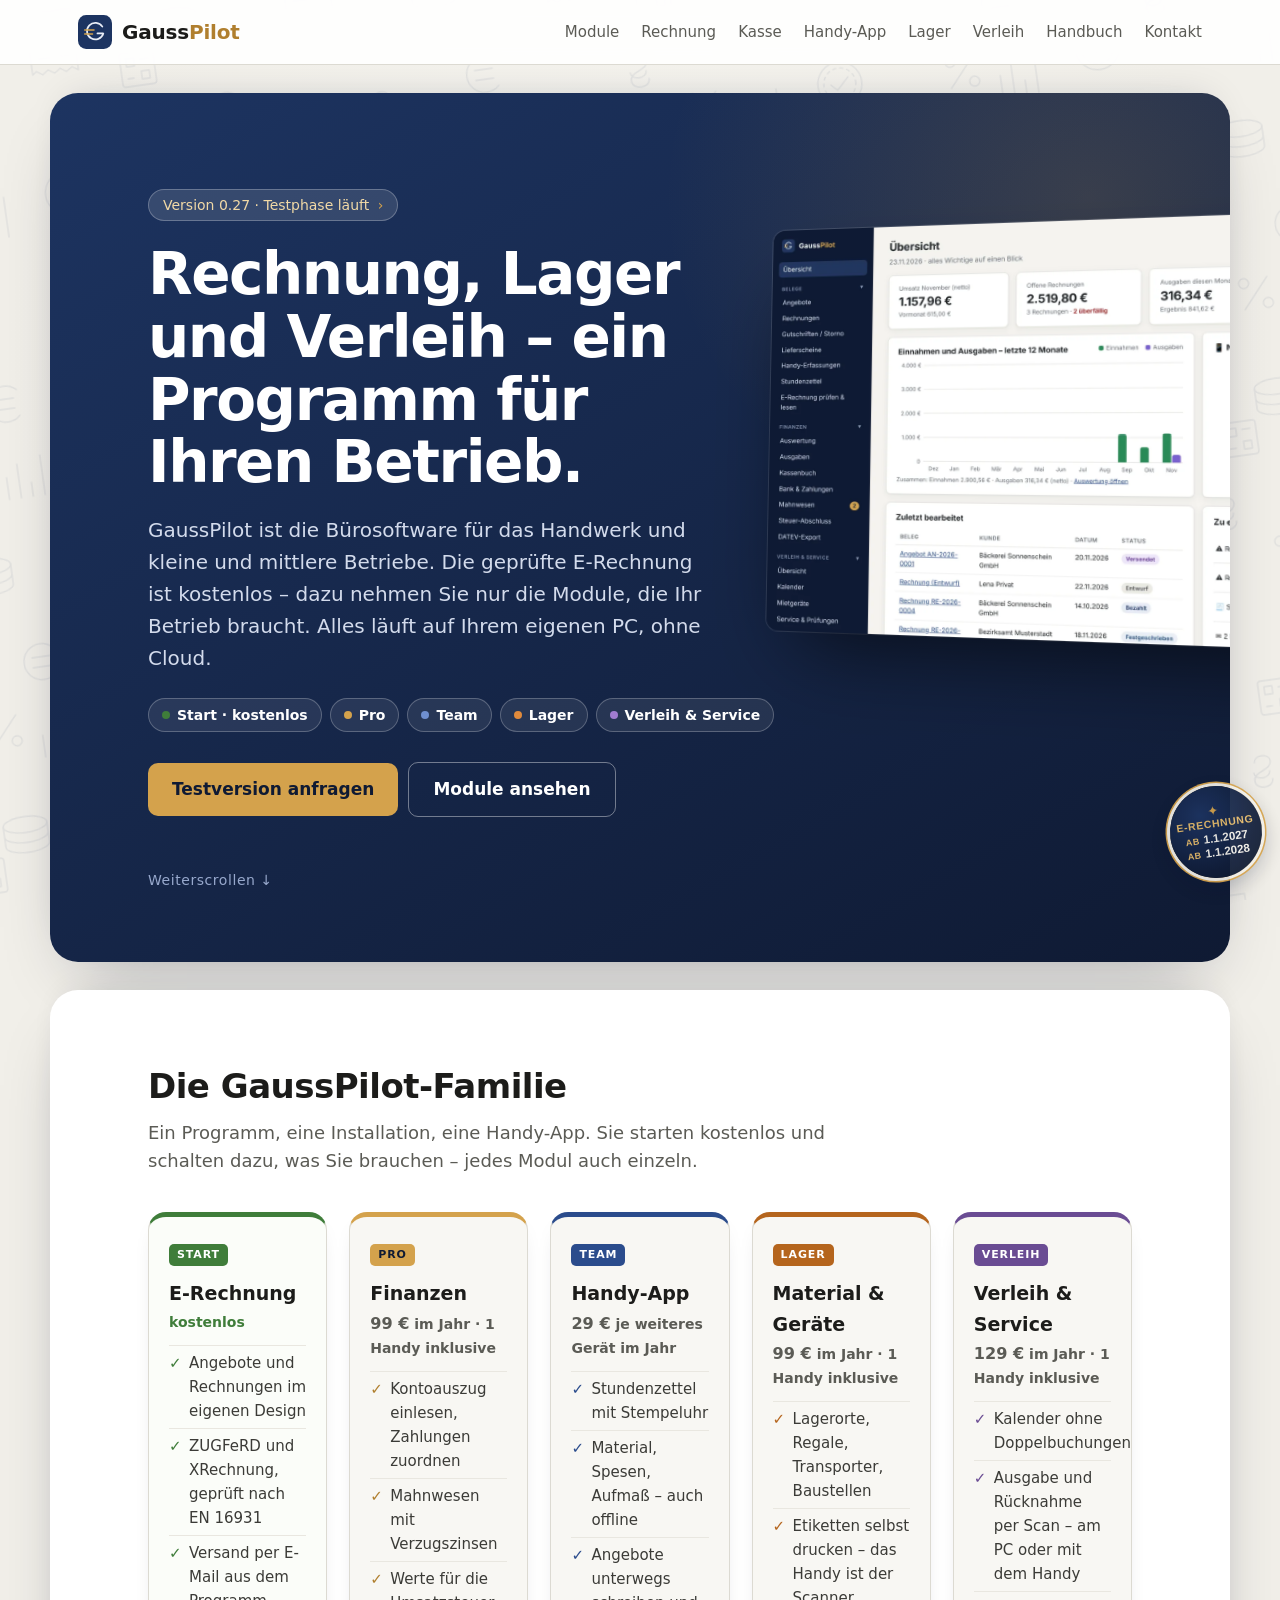
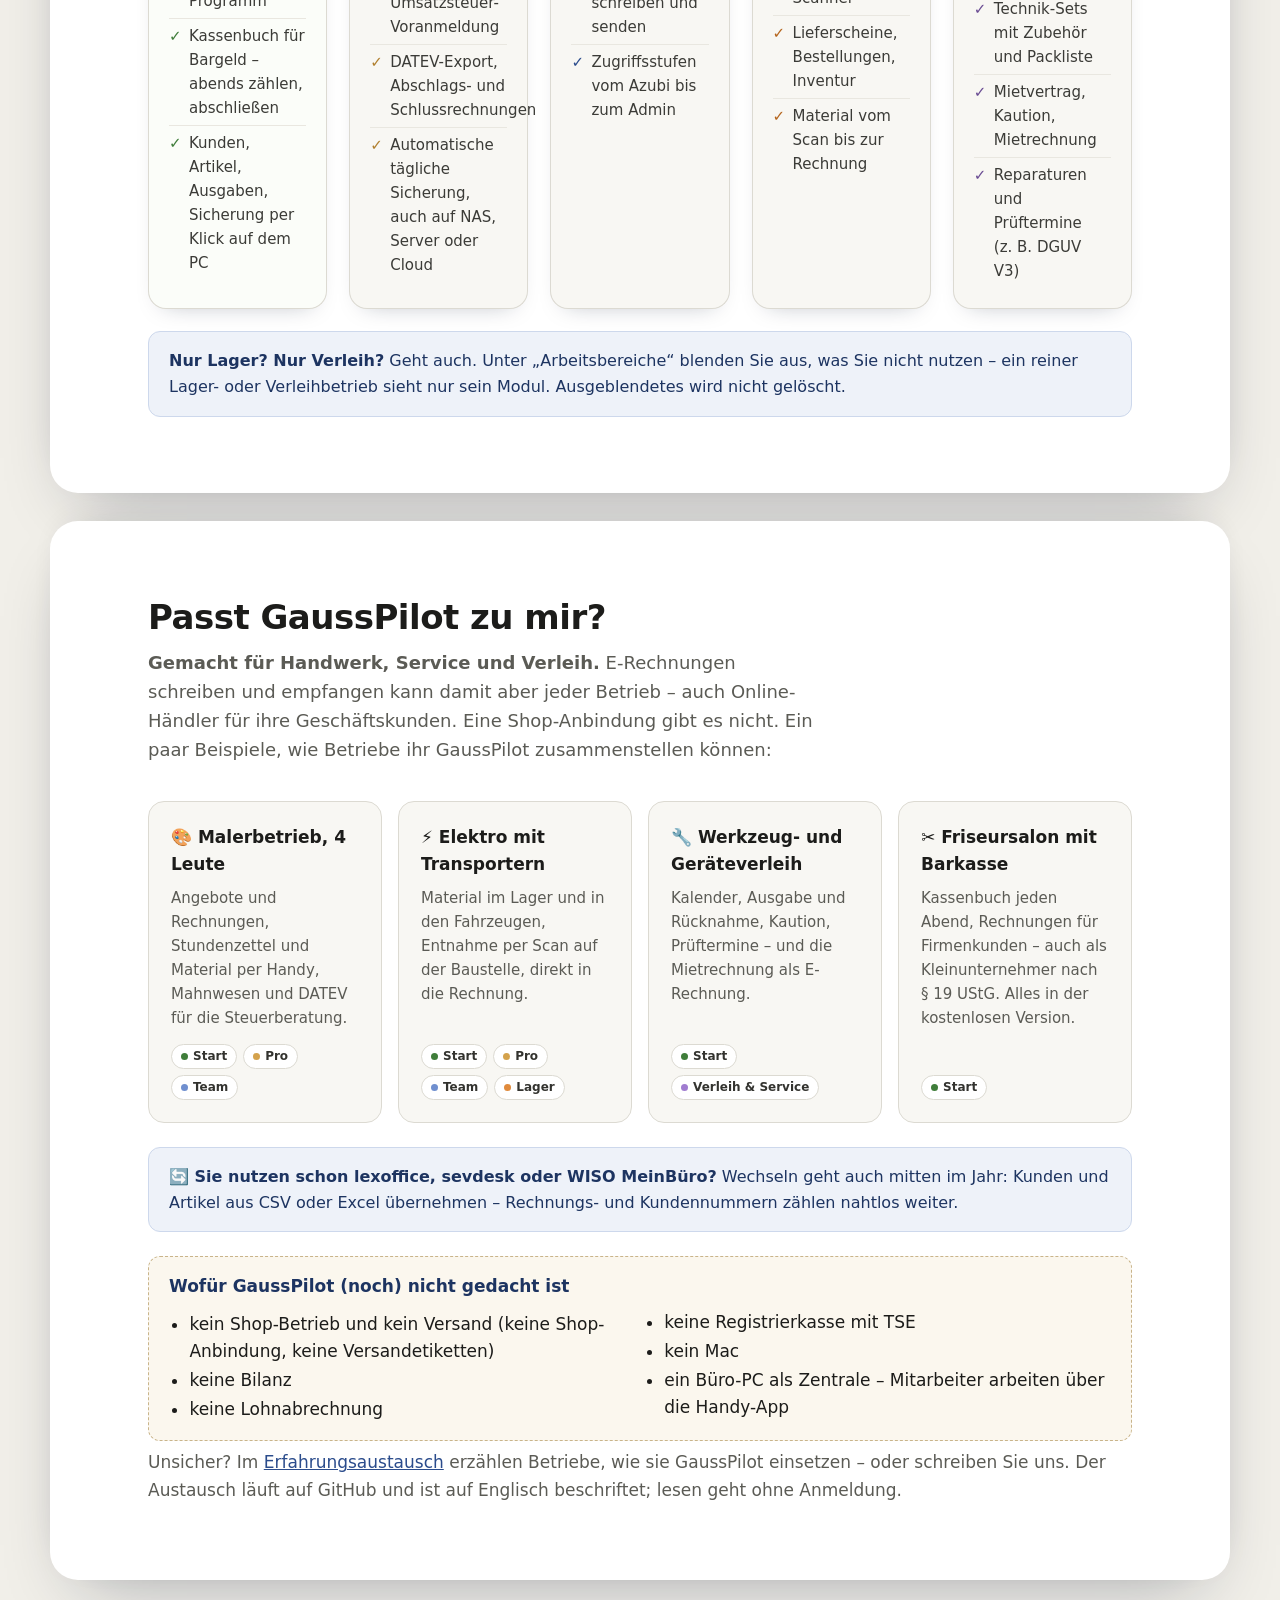
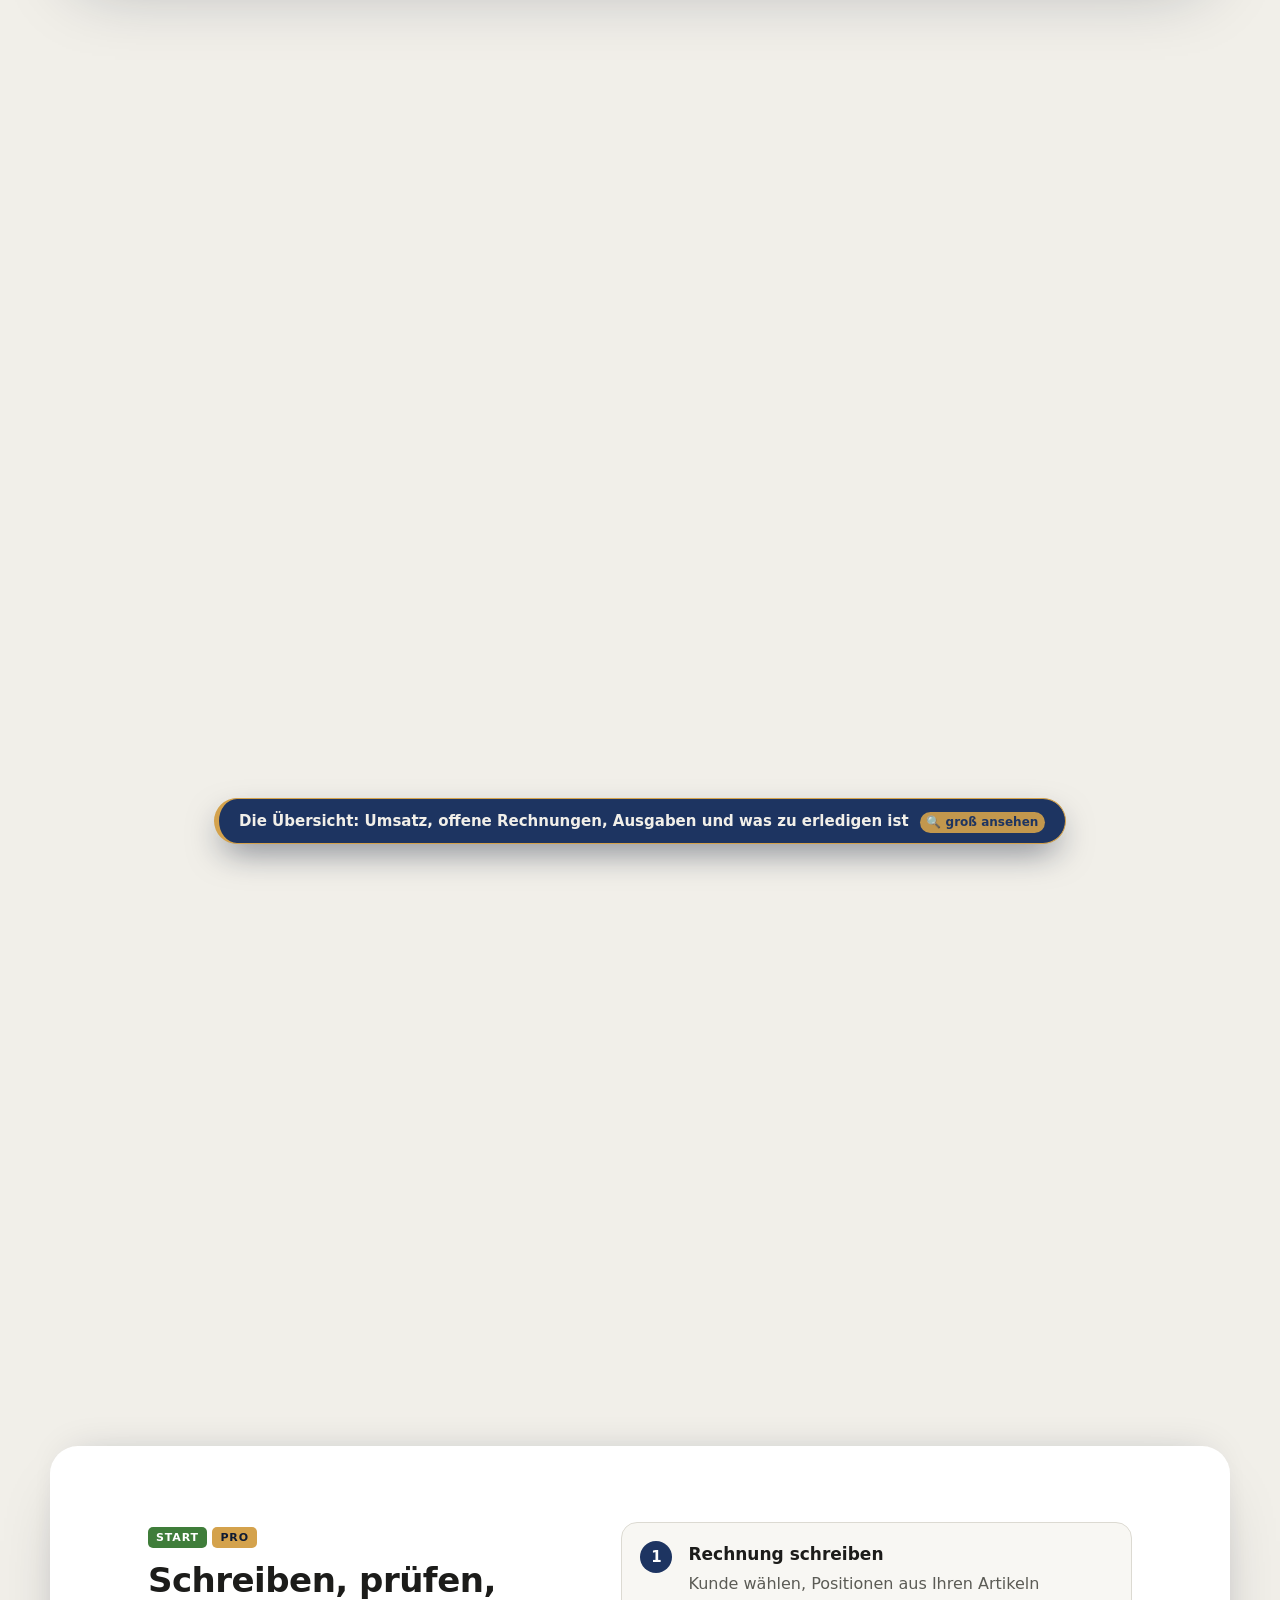
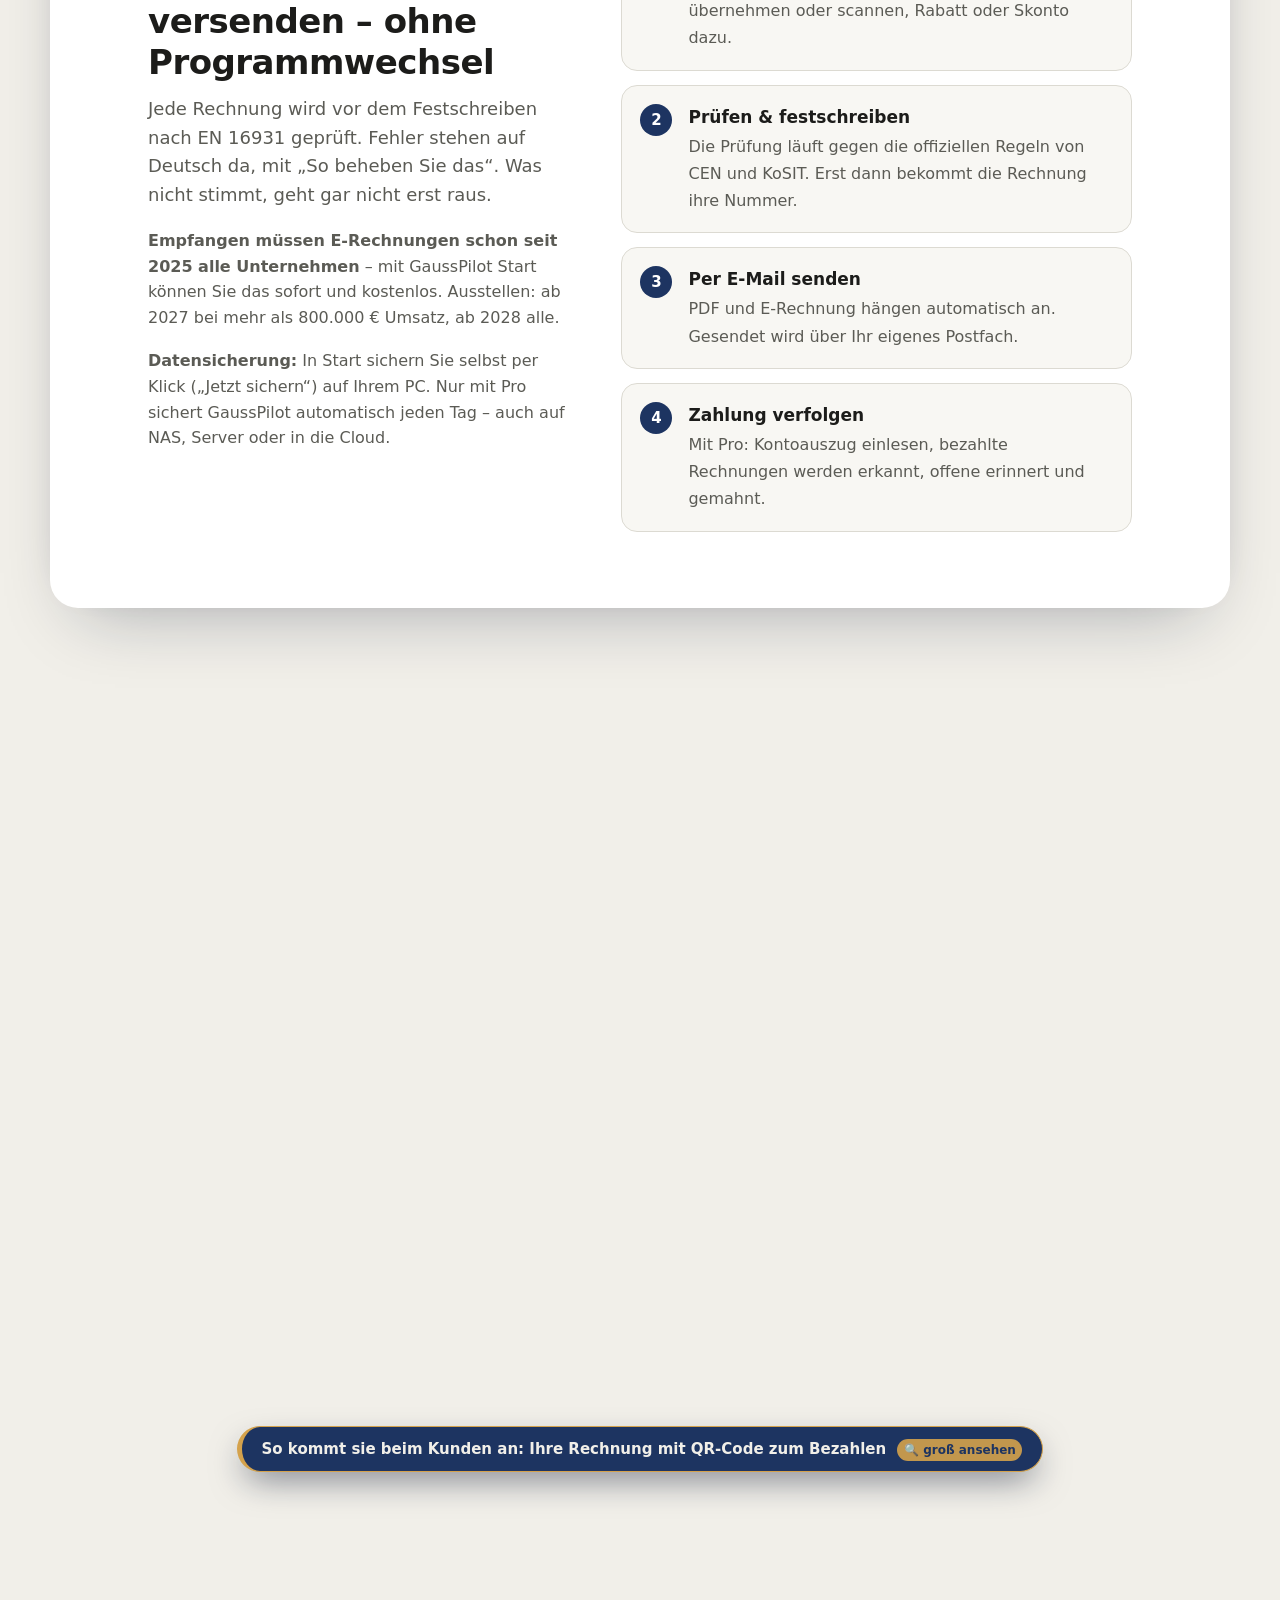
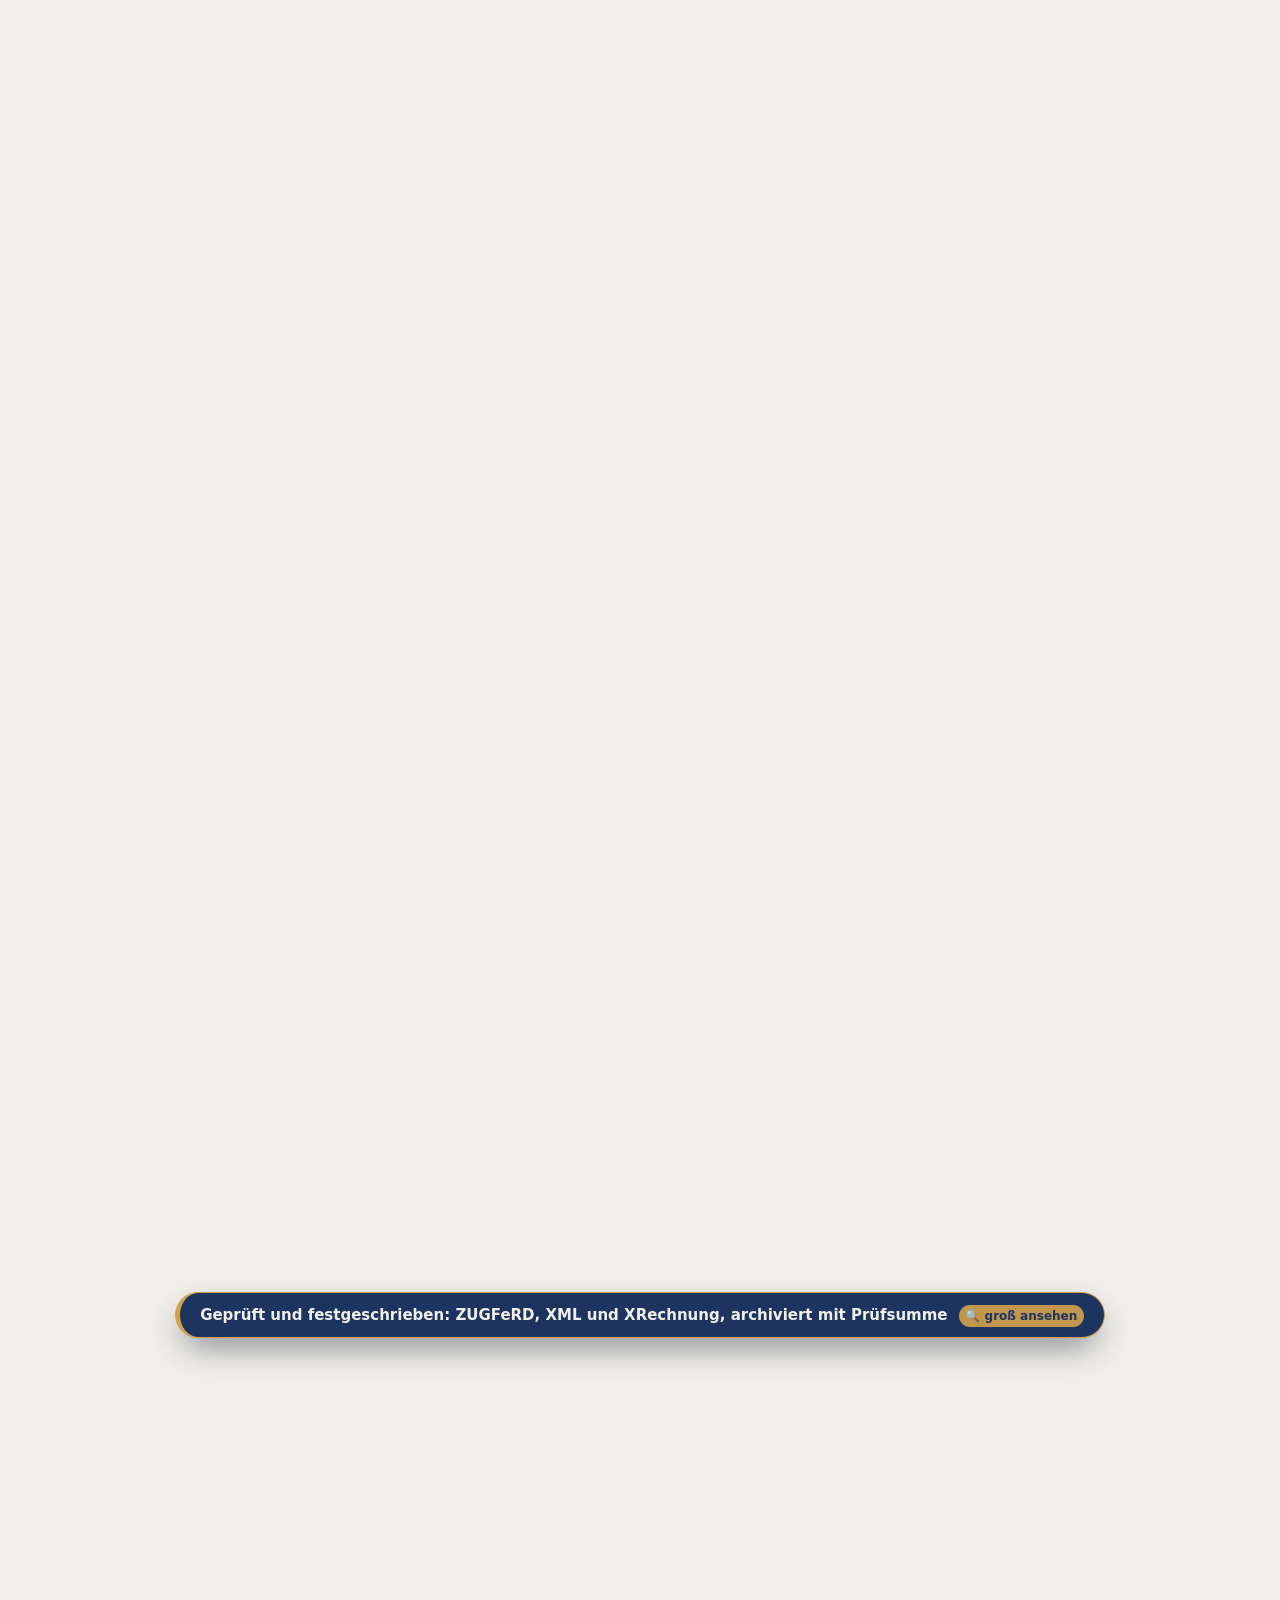
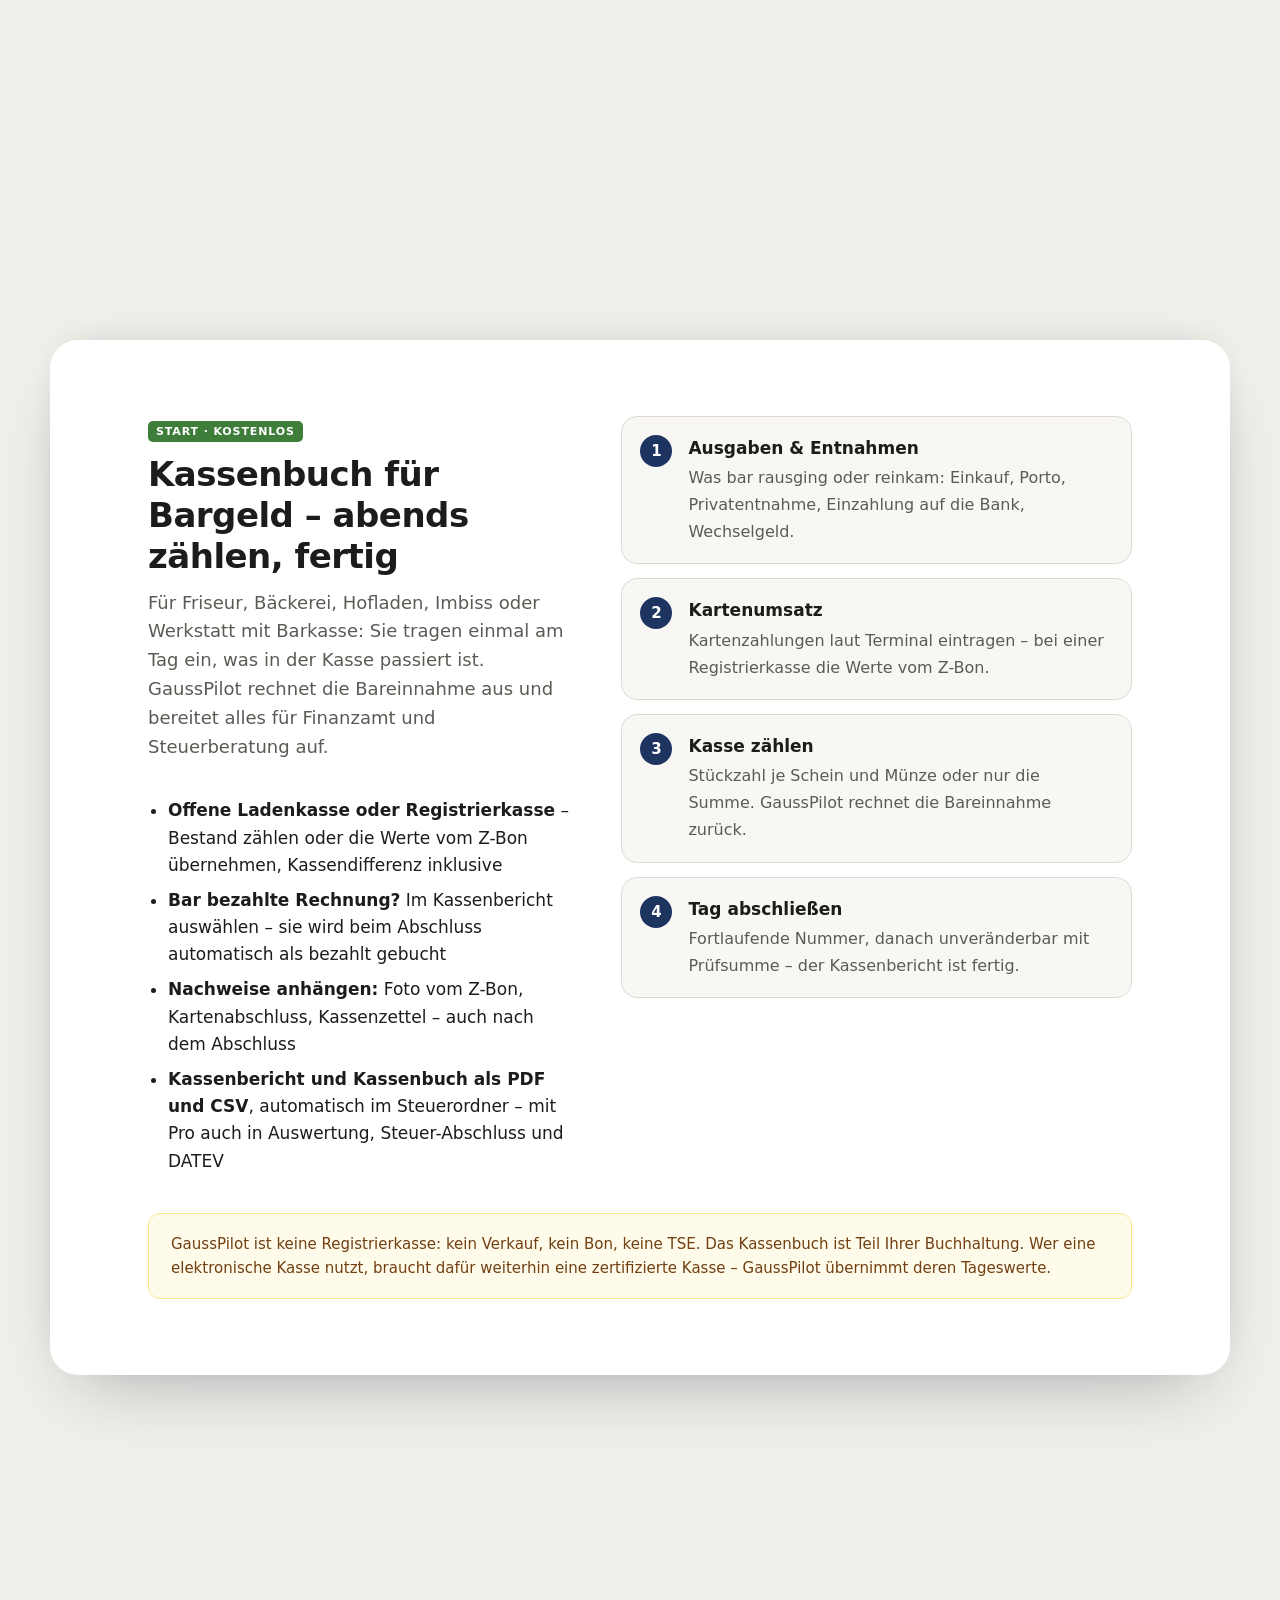
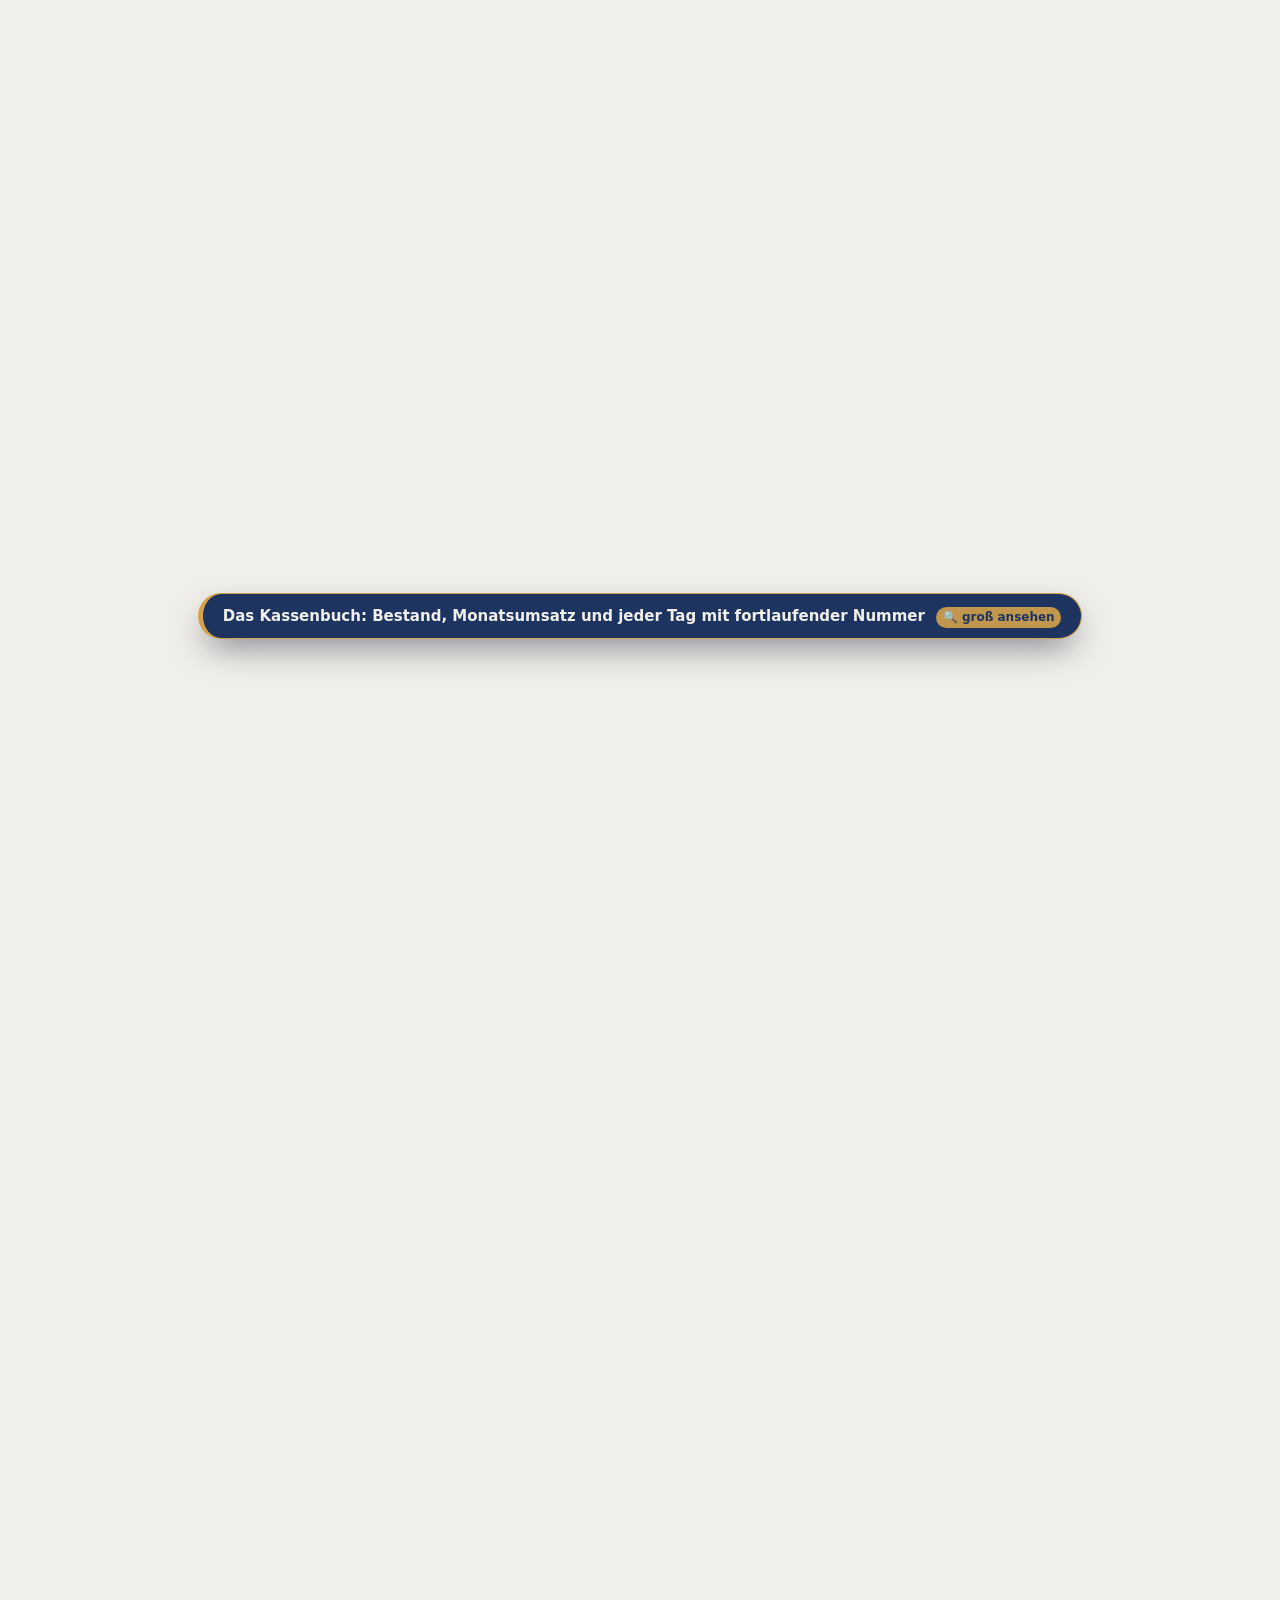
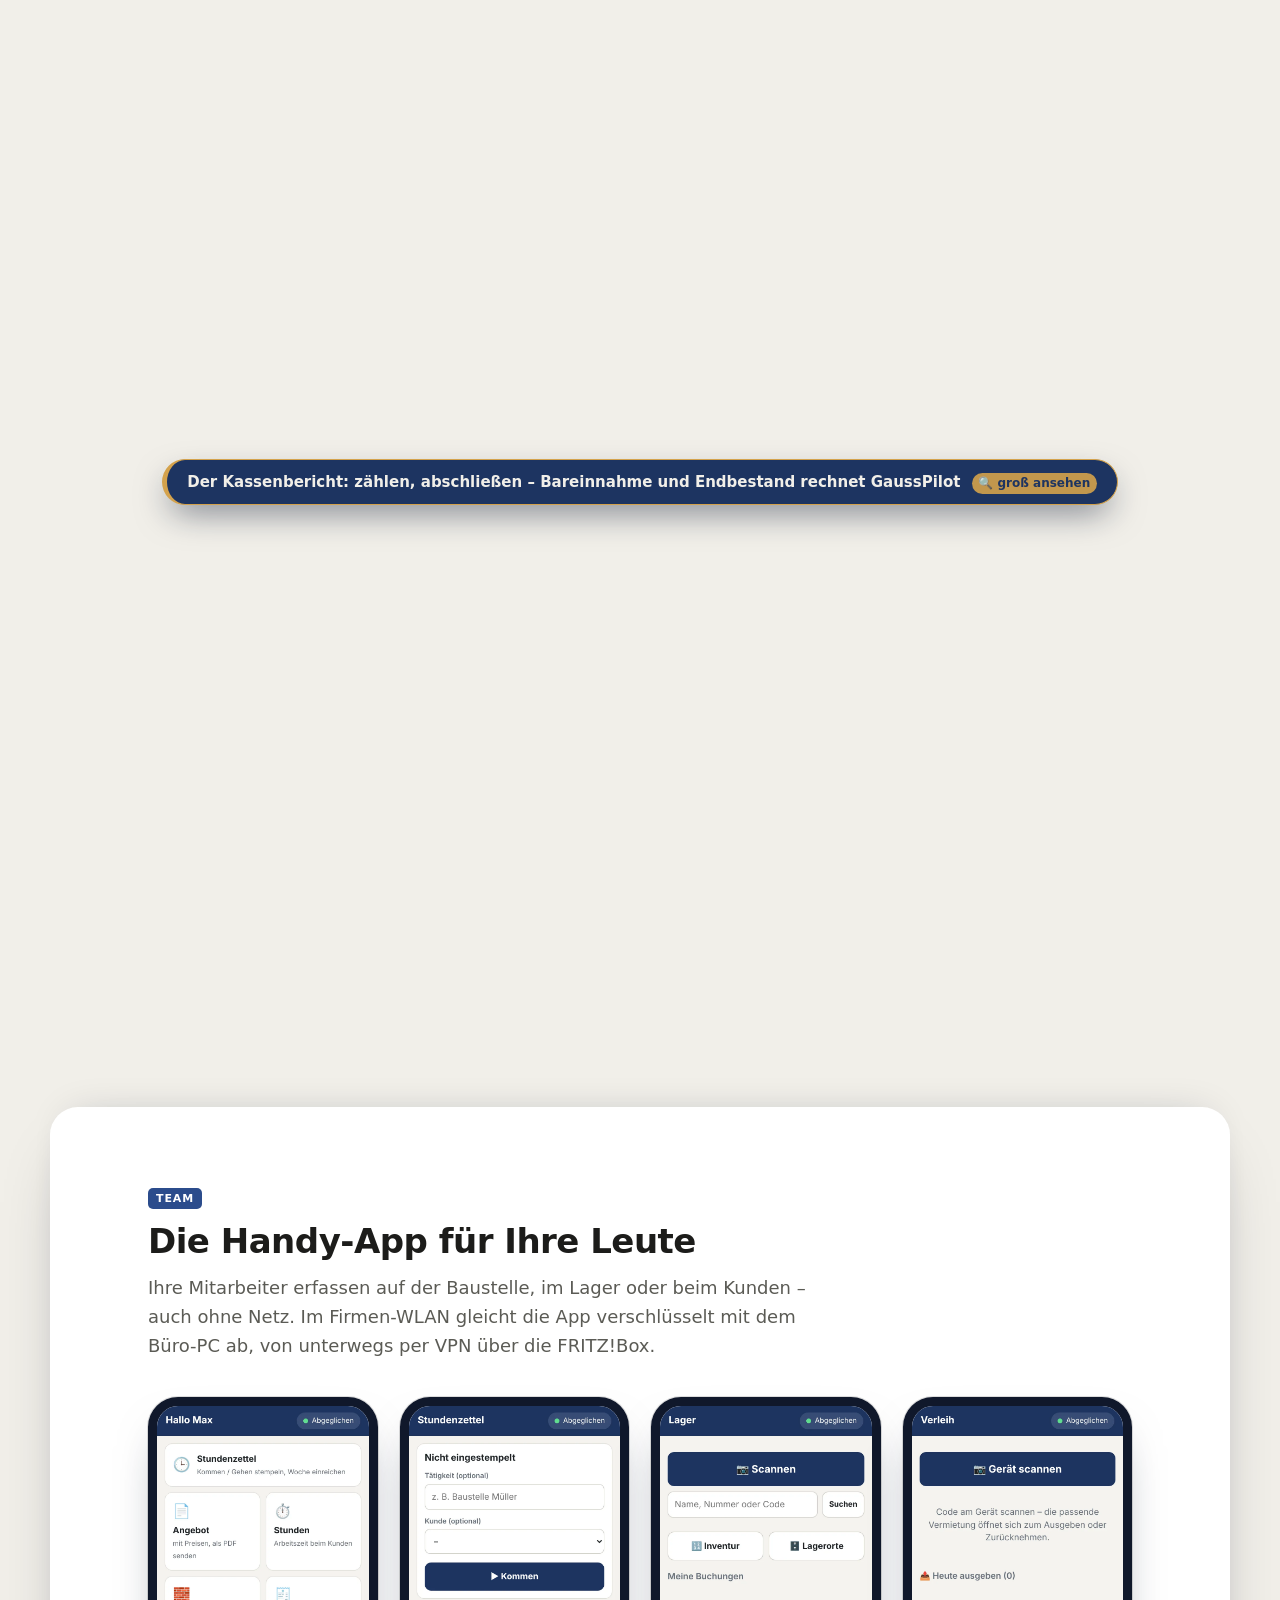
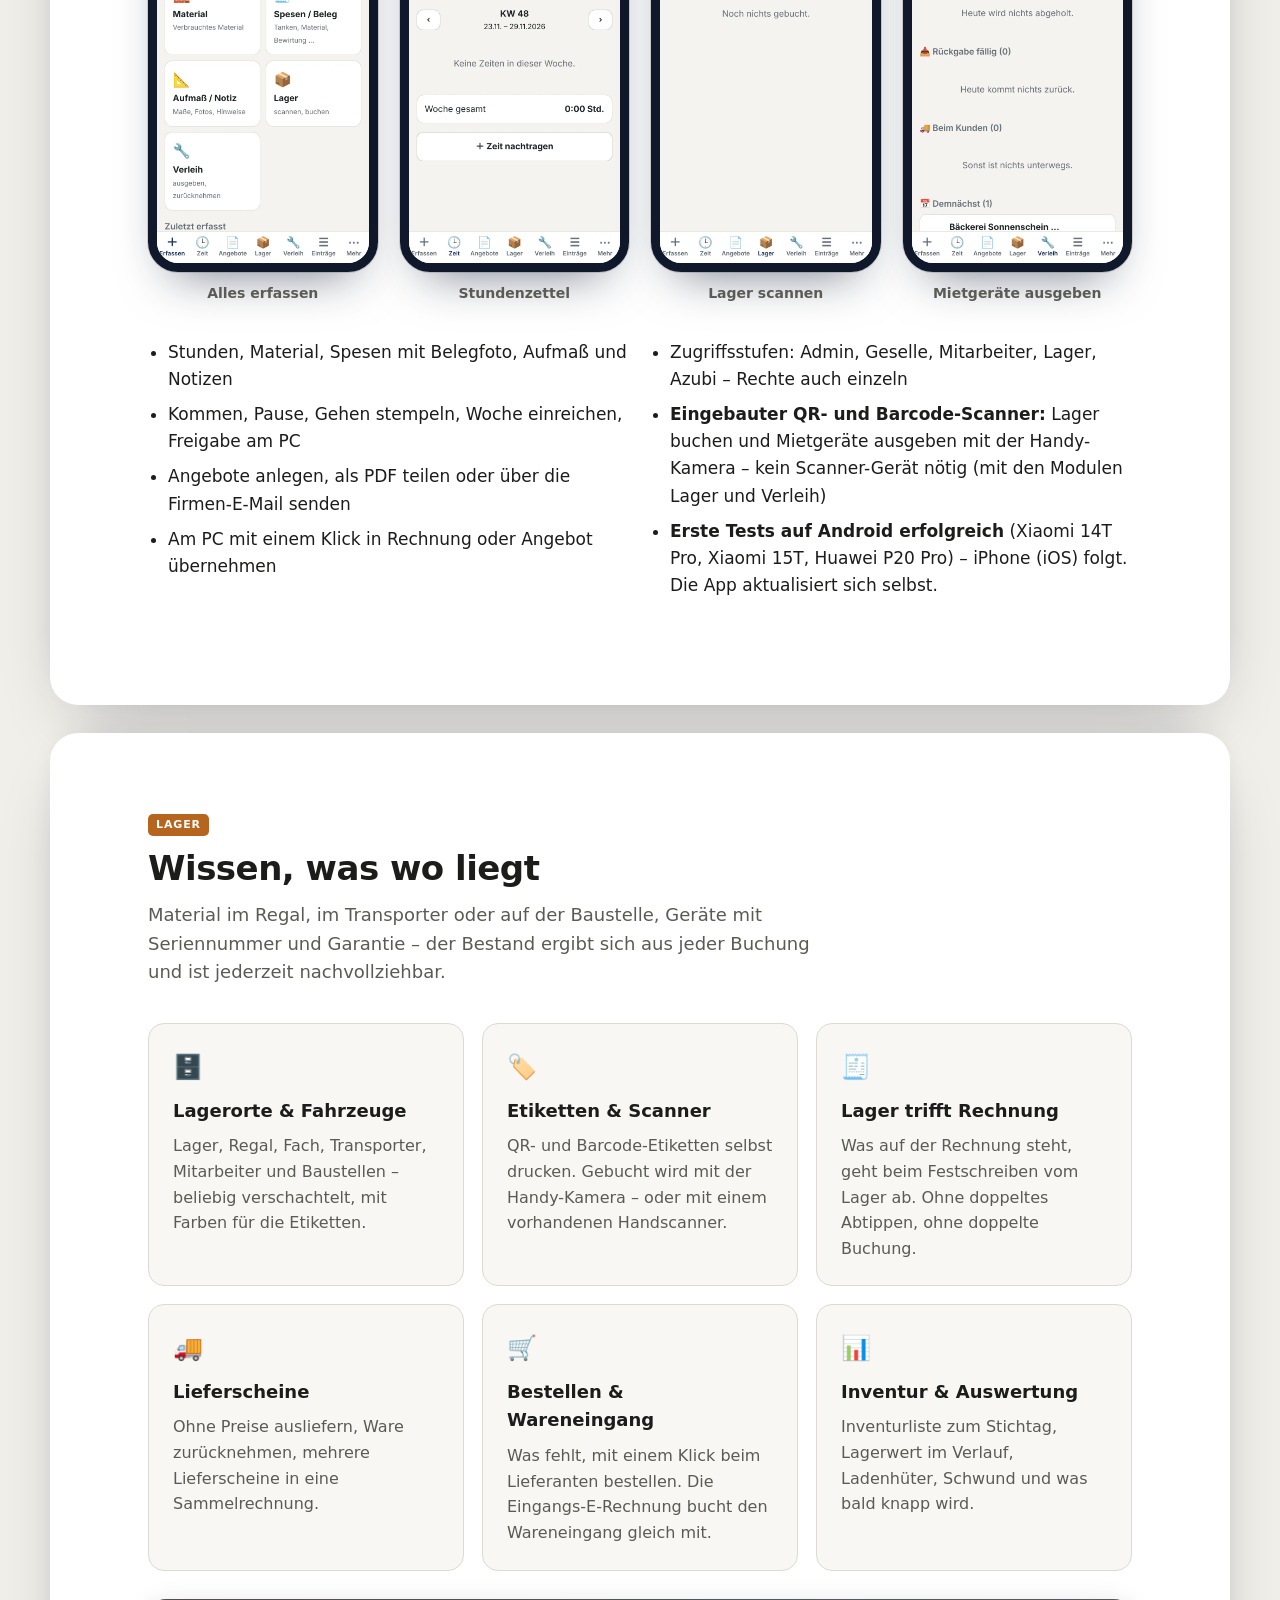
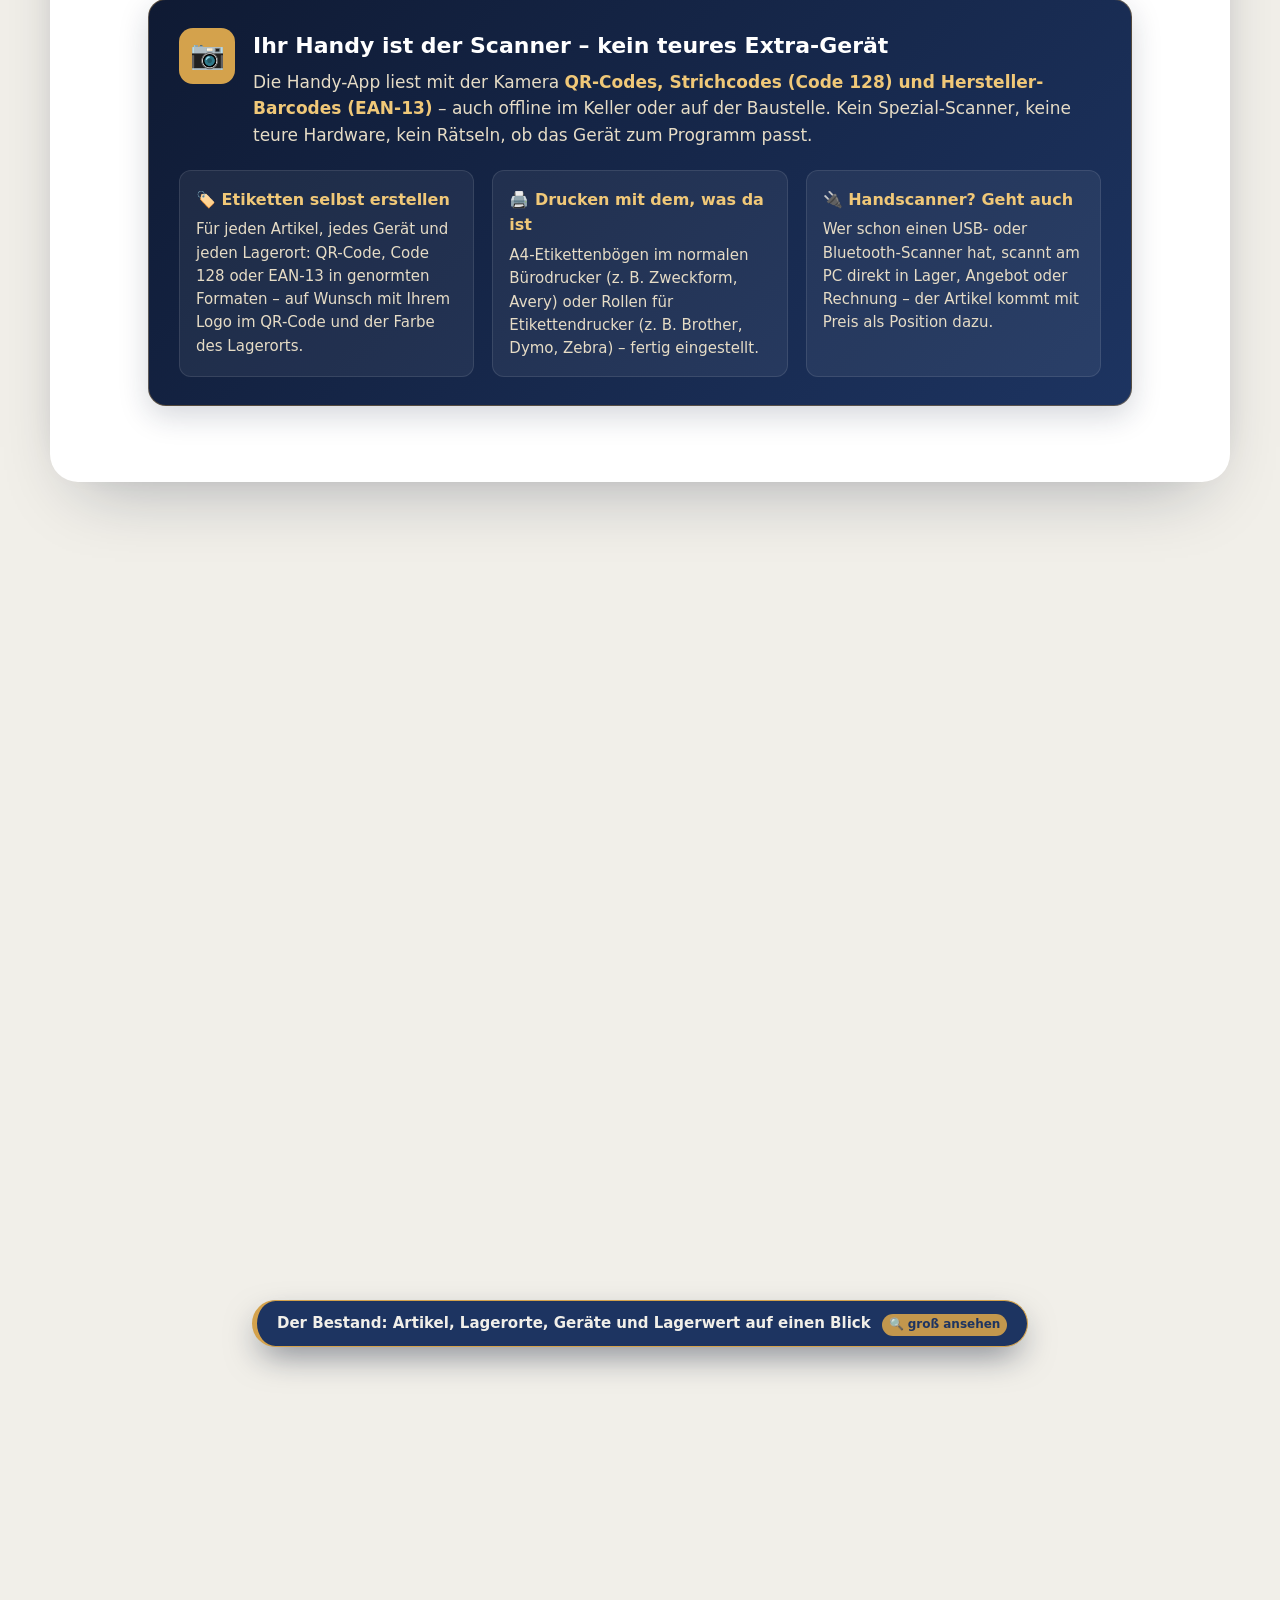
<file: index.html>
<!doctype html>
<html lang="de">
<head>
<meta charset="utf-8">
<meta name="viewport" content="width=device-width,initial-scale=1">
<title>GaussPilot – Rechnung, Lager und Verleih für kleine und mittlere Betriebe</title>
<meta name="description" content="GaussPilot: Bürosoftware für Handwerk und kleine und mittlere Betriebe. E-Rechnung nach EN 16931 kostenlos, dazu Module für Finanzen, Handy-App, Lager und Geräteverleih. Läuft lokal unter Windows und Linux.">
<meta name="theme-color" content="#1d3461">
<link rel="canonical" href="https://gausspilot.de/">
<meta property="og:title" content="GaussPilot – Rechnung, Lager und Verleih">
<meta property="og:description" content="Ein Programm für Ihren Betrieb: E-Rechnung kostenlos, dazu Pro, Handy-App, Lager und Verleih &amp; Service.">
<meta property="og:image" content="https://gausspilot.de/bilder/uebersicht.webp">
<link rel="stylesheet" href="style.css">
<script>document.documentElement.classList.add("js")</script>
<link rel="icon" href="/favicon.ico" sizes="48x48"><link rel="icon" type="image/png" sizes="32x32" href="/favicon-32.png"><link rel="icon" type="image/png" sizes="192x192" href="/icon-192.png"><link rel="apple-touch-icon" href="/apple-touch-icon.png">
</head>
<body>

<div class="buehne" aria-hidden="true">
  <svg class="muster" width="100%" height="100%">
    <defs>
      <pattern id="p" width="260" height="260" patternUnits="userSpaceOnUse" patternTransform="rotate(-8)">
        <g fill="none" stroke="currentColor" stroke-width="1.4" stroke-linecap="round" stroke-linejoin="round">
          <!-- Beleg -->
          <path d="M22 18h46v62l-6-4-6 4-6-4-6 4-6-4-6 4-6-4-4 3z"/>
          <path d="M30 32h30M30 42h30M30 52h18M30 64h12M52 64h8"/>
          <!-- Münzen -->
          <ellipse cx="170" cy="40" rx="22" ry="8"/>
          <path d="M148 40v10c0 4.4 9.8 8 22 8s22-3.6 22-8V40M148 50v10c0 4.4 9.8 8 22 8s22-3.6 22-8V50"/>
          <!-- Euro -->
          <path d="M222 128a18 18 0 1 0 0 26M200 136h18M200 146h18"/>
          <!-- Paragraf -->
          <path d="M96 150c0-8 16-8 16 0 0 10-18 8-18 18s18 10 18 0M94 160c0 8 16 8 16 0"/>
          <!-- Stempel -->
          <circle cx="40" cy="200" r="22"/><circle cx="40" cy="200" r="16" stroke-dasharray="3 4"/>
          <path d="M31 200l6 6 12-12"/>
          <!-- Prozent -->
          <path d="M150 220l26-30"/><circle cx="152" cy="194" r="5"/><circle cx="174" cy="216" r="5"/>
          <!-- Diagramm -->
          <path d="M200 236v-22M212 236v-34M224 236v-14M236 236v-40"/>
          <!-- QR -->
          <rect x="110" y="70" width="34" height="34" rx="3"/><rect x="116" y="76" width="8" height="8"/><rect x="130" y="90" width="8" height="8"/><path d="M130 78h8M116 96h6"/>
        </g>
      </pattern>
    </defs>
    <rect width="100%" height="100%" fill="url(#p)"/>
  </svg>
  <div class="blick">
    <img data-bild="uebersicht" src="bilder/uebersicht.webp" width="1600" height="1000" alt="">
    <img data-bild="rechnung" src="bilder/rechnung.webp" width="720" height="744" alt="" class="hoch">
    <img data-bild="festgeschrieben" src="bilder/rechnung-festgeschrieben.webp" width="1600" height="1000" alt="">
    <img data-bild="kassenbuch" src="bilder/kassenbuch.webp" width="1600" height="1000" alt="">
    <img data-bild="kassenbericht" src="bilder/kassenbericht.webp" width="1600" height="1000" alt="">
    <img data-bild="lager" src="bilder/lager.webp" width="1600" height="1000" alt="">
    <img data-bild="lager-auswertung" src="bilder/lager-auswertung.webp" width="1600" height="1000" alt="">
    <img data-bild="verleih" src="bilder/verleih-kalender.webp" width="1600" height="1000" alt="">
    <img data-bild="steuer" src="bilder/steuer-abschluss.webp" width="1600" height="1000" alt="">
  </div>
</div>

<header class="top"><div class="wrap">
  <a class="marke" href="./"><span class="zeichen"><svg viewBox="0 0 100 100" width="34" height="34" aria-hidden="true"><rect width="100" height="100" rx="24" fill="#1d3461"/><g transform="translate(14.0 14.0) scale(0.72)"><path d="M80 28 A34 34 0 1 0 84 56 L60 56" fill="none" stroke="#e9edf6" stroke-width="7" stroke-linecap="round" stroke-linejoin="round"/><path d="M8 42 H46 M8 58 H40" stroke="#d4a24c" stroke-width="6" stroke-linecap="round"/></g></svg></span><span>Gauss<span class="pilot">Pilot</span></span></a>
  <nav><a class="opt" href="#familie">Module</a><a class="opt" href="#rechnung">Rechnung</a><a class="opt" href="#kasse">Kasse</a><a class="opt" href="#app">Handy-App</a><a class="opt" href="#lager">Lager</a><a class="opt" href="#verleih">Verleih</a><a href="handbuch.html">Handbuch</a><a href="#kontakt">Kontakt</a></nav>
</div></header>

<main>

<section class="karte-gross held">
  <div class="wrap">
    <img class="held-bild" src="bilder/uebersicht.webp" width="1600" height="1000" alt="GaussPilot-Übersicht mit Umsatz, offenen Rechnungen und Verleih" fetchpriority="high">
    <button type="button" class="status status-knopf" id="test-auf" aria-haspopup="dialog">Version 0.27 · Testphase läuft <span aria-hidden="true">›</span></button>
    <dialog class="testinfo" id="testinfo" aria-labelledby="testinfo-titel">
      <button type="button" class="ti-zu" id="test-zu" aria-label="Schließen">×</button>
      <span class="ti-marke">✦ Testphase</span>
      <h3 id="testinfo-titel">Die Testphase hat begonnen</h3>
      <p>Mit <b>Version 0.25.0</b> startet die Testphase von GaussPilot. Aktuell ist <b>0.27.0</b>. Wir suchen Betriebe, die GaussPilot im Alltag ausprobieren und uns sagen, was gut läuft und was fehlt.</p>
      <div class="ti-dank">
        <b>Ihr Dankeschön: 3 Jahre Komplettpaket kostenlos</b>
        <p>Die <b>ersten 20 Betriebe</b>, die GaussPilot 2–4 Wochen testen und uns eine Rückmeldung geben, erhalten <b>Pro und alle Module</b> (Team, Lager, Verleih &amp; Service) für 3 Jahre kostenlos.</p>
        <a class="knopf" href="#kontakt" data-tester>Als Tester melden</a>
        <p class="ti-check"><a href="GaussPilot_Tester-Checkliste.pdf">📋 Die Tester-Checkliste für 2 Wochen (PDF)</a></p>
      </div>
      <p class="ti-hinweis">Zum Ausprobieren gibt es eine eigene Testumgebung mit Beispieldaten – dort kann nichts kaputtgehen. Für den Echtbetrieb gilt in der Testphase: regelmäßig sichern und das alte System 2–3 Wochen mitlaufen lassen. Fehler und Wünsche gern per E-Mail oder im <a href="https://github.com/hack-guru/gausspilot/discussions">Erfahrungsaustausch</a>.</p>
      <h4>Bisheriger Verlauf</h4>
      <ol class="ti-verlauf">
        <li><span>0.27</span><div>Neue Lizenzschlüssel (stellen sich mit Internet automatisch um), übersichtlichere Seitenleiste, „Artikel wählen“ in der Handy-App, neue PDF-Schrift „Sora“</div></li>
        <li><span>0.26</span><div>Lizenz mit Laufzeit, Technik-Sets und Teilrückgabe im Verleih, Sicherung zur Probe öffnen, Handy-App in der Testumgebung</div></li>
        <li><span>0.25</span><div><b>Testphase beginnt</b> · Kassenbuch für Bargeld, Suche in langen Listen, Jahresinventur, Wiederherstellen unter Windows verbessert</div></li>
        <li><span>0.24</span><div>Verleih in der Handy-App, eigene Bestellmengen, Datensicherung per Klick</div></li>
        <li><span>0.23</span><div>Modul Verleih &amp; Service: Kalender, Mietvertrag, Kaution, Prüftermine</div></li>
        <li><span>0.21–0.22</span><div>Bestellungen beim Lieferanten, Wareneingang aus der E-Rechnung, Lager-Auswertung</div></li>
        <li><span>0.19–0.20</span><div>Lieferscheine, Zugriffsstufen für Mitarbeiter, Arbeitsbereiche ein- und ausblenden</div></li>
        <li><span>0.15–0.18</span><div>Modul Lager: Bestand, Etiketten, Scanner in der Handy-App, Material bis in die Rechnung</div></li>
        <li><span>0.14</span><div>GaussPilot wird eine Produktfamilie, Daten aus dem alten Programm übernehmen</div></li>
        <li><span>bis 0.13</span><div>Die Grundlage: Angebote, Rechnungen, geprüfte E-Rechnung, E-Mail-Versand, Handy-App</div></li>
      </ol>
    </dialog>
    <h1>Rechnung, Lager und Verleih – ein Programm für Ihren Betrieb.</h1>
    <p class="gross">GaussPilot ist die Bürosoftware für das Handwerk und kleine und mittlere Betriebe. Die geprüfte E&#8209;Rechnung ist kostenlos – dazu nehmen Sie nur die Module, die Ihr Betrieb braucht. Alles läuft auf Ihrem eigenen PC, ohne Cloud.</p>
    <div class="chips" aria-label="Module">
      <a href="#familie" class="chip c-start">Start · kostenlos</a><a href="#rechnung" class="chip c-pro">Pro</a><a href="#app" class="chip c-team">Team</a><a href="#lager" class="chip c-lager">Lager</a><a href="#verleih" class="chip c-verleih">Verleih &amp; Service</a>
    </div>
    <a class="knopf" href="#kontakt">Testversion anfragen</a><a class="knopf zwei" href="#familie">Module ansehen</a>
    <p class="scroll-hinweis">Weiterscrollen ↓</p>
  </div>
</section>

<div class="luecke"></div>

<section id="familie" class="karte-gross">
  <div class="wrap">
    <h2>Die GaussPilot-Familie</h2>
    <p class="lead">Ein Programm, eine Installation, eine Handy-App. Sie starten kostenlos und schalten dazu, was Sie brauchen – jedes Modul auch einzeln.</p>
    <div class="module">
      <article class="modul m-start">
        <span class="tag">START</span><h3>E-Rechnung</h3><p class="preis">kostenlos</p>
        <ul><li>Angebote und Rechnungen im eigenen Design</li><li>ZUGFeRD und XRechnung, geprüft nach EN 16931</li><li>Versand per E-Mail aus dem Programm</li><li>Kassenbuch für Bargeld – abends zählen, abschließen</li>
          <li>Kunden, Artikel, Ausgaben, Sicherung per Klick auf dem PC</li></ul>
      </article>
      <article class="modul m-pro">
        <span class="tag">PRO</span><h3>Finanzen</h3><p class="preis"><b>99 €</b> im Jahr · 1 Handy inklusive</p>
        <ul><li>Kontoauszug einlesen, Zahlungen zuordnen</li><li>Mahnwesen mit Verzugszinsen</li><li>Werte für die Umsatzsteuer-Voranmeldung</li><li>DATEV-Export, Abschlags- und Schlussrechnungen</li><li>Automatische tägliche Sicherung, auch auf NAS, Server oder Cloud</li></ul>
      </article>
      <article class="modul m-team">
        <span class="tag">TEAM</span><h3>Handy-App</h3><p class="preis"><b>29 €</b> je weiteres Gerät im Jahr</p>
        <ul><li>Stundenzettel mit Stempeluhr</li><li>Material, Spesen, Aufmaß – auch offline</li><li>Angebote unterwegs schreiben und senden</li><li>Zugriffsstufen vom Azubi bis zum Admin</li></ul>
      </article>
      <article class="modul m-lager">
        <span class="tag">LAGER</span><h3>Material &amp; Geräte</h3><p class="preis"><b>99 €</b> im Jahr · 1 Handy inklusive</p>
        <ul><li>Lagerorte, Regale, Transporter, Baustellen</li><li>Etiketten selbst drucken – das Handy ist der Scanner</li><li>Lieferscheine, Bestellungen, Inventur</li><li>Material vom Scan bis zur Rechnung</li></ul>
      </article>
      <article class="modul m-verleih">
        <span class="tag">VERLEIH</span><h3>Verleih &amp; Service</h3><p class="preis"><b>129 €</b> im Jahr · 1 Handy inklusive</p>
        <ul><li>Kalender ohne Doppelbuchungen</li><li>Ausgabe und Rücknahme per Scan – am PC oder mit dem Handy</li><li>Technik-Sets mit Zubehör und Packliste</li><li>Mietvertrag, Kaution, Mietrechnung</li><li>Reparaturen und Prüftermine (z.&nbsp;B. DGUV V3)</li></ul>
      </article>
    </div>
    <div class="hinweis-blau"><b>Nur Lager? Nur Verleih?</b> Geht auch. Unter „Arbeitsbereiche“ blenden Sie aus, was Sie nicht nutzen – ein reiner Lager- oder Verleihbetrieb sieht nur sein Modul. Ausgeblendetes wird nicht gelöscht.</div>
  </div>
</section>

<div class="luecke"></div>

<section id="passt" class="karte-gross">
  <div class="wrap">
    <h2>Passt GaussPilot zu mir?</h2>
    <p class="lead"><b>Gemacht für Handwerk, Service und Verleih.</b> E-Rechnungen schreiben und empfangen kann damit aber jeder Betrieb – auch Online-Händler für ihre Geschäftskunden. Eine Shop-Anbindung gibt es nicht. Ein paar Beispiele, wie Betriebe ihr GaussPilot zusammenstellen können:</p>
    <div class="beispiele">
      <div class="beispiel"><h3>🎨 Malerbetrieb, 4 Leute</h3><p>Angebote und Rechnungen, Stundenzettel und Material per Handy, Mahnwesen und DATEV für die Steuerberatung.</p><div class="mini"><span class="c-start">Start</span><span class="c-pro">Pro</span><span class="c-team">Team</span></div></div>
      <div class="beispiel"><h3>⚡ Elektro mit Transportern</h3><p>Material im Lager und in den Fahrzeugen, Entnahme per Scan auf der Baustelle, direkt in die Rechnung.</p><div class="mini"><span class="c-start">Start</span><span class="c-pro">Pro</span><span class="c-team">Team</span><span class="c-lager">Lager</span></div></div>
      <div class="beispiel"><h3>🔧 Werkzeug- und Geräteverleih</h3><p>Kalender, Ausgabe und Rücknahme, Kaution, Prüftermine – und die Mietrechnung als E-Rechnung.</p><div class="mini"><span class="c-start">Start</span><span class="c-verleih">Verleih &amp; Service</span></div></div>
      <div class="beispiel"><h3>✂️ Friseursalon mit Barkasse</h3><p>Kassenbuch jeden Abend, Rechnungen für Firmenkunden – auch als Kleinunternehmer nach § 19 UStG. Alles in der kostenlosen Version.</p><div class="mini"><span class="c-start">Start</span></div></div>
    </div>
    <div class="hinweis-blau wechsel"><b>🔄 Sie nutzen schon lexoffice, sevdesk oder WISO MeinBüro?</b> Wechseln geht auch mitten im Jahr: Kunden und Artikel aus CSV oder Excel übernehmen – Rechnungs- und Kundennummern zählen nahtlos weiter.</div>
    <div class="nicht-gedacht"><h3>Wofür GaussPilot (noch) nicht gedacht ist</h3><ul><li>kein Shop-Betrieb und kein Versand (keine Shop-Anbindung, keine Versandetiketten)</li><li>keine Bilanz</li><li>keine Lohnabrechnung</li><li>keine Registrierkasse mit TSE</li><li>kein Mac</li><li>ein Büro-PC als Zentrale – Mitarbeiter arbeiten über die Handy-App</li></ul></div>
    <p class="weiter">Unsicher? Im <a href="https://github.com/hack-guru/gausspilot/discussions">Erfahrungsaustausch</a> erzählen Betriebe, wie sie GaussPilot einsetzen – oder schreiben Sie uns. Der Austausch läuft auf GitHub und ist auf Englisch beschriftet; lesen geht ohne Anmeldung.</p>
  </div>
</section>

<div class="fenster" data-zeige="uebersicht"><span class="schild">Die Übersicht: Umsatz, offene Rechnungen, Ausgaben und was zu erledigen ist</span></div>

<section id="rechnung" class="karte-gross">
  <div class="wrap zwei-spalten">
    <div>
      <span class="tag-klein c-start">START</span> <span class="tag-klein c-pro">PRO</span>
      <h2>Schreiben, prüfen, versenden – ohne Programmwechsel</h2>
      <p class="lead">Jede Rechnung wird vor dem Festschreiben nach EN 16931 geprüft. Fehler stehen auf Deutsch da, mit „So beheben Sie das“. Was nicht stimmt, geht gar nicht erst raus.</p>
      <p class="lead klein"><b>Empfangen müssen E-Rechnungen schon seit 2025 alle Unternehmen</b> – mit GaussPilot Start können Sie das sofort und kostenlos. Ausstellen: ab 2027 bei mehr als 800.000 € Umsatz, ab 2028 alle.</p>
      <p class="lead klein"><b>Datensicherung:</b> In Start sichern Sie selbst per Klick („Jetzt sichern“) auf Ihrem PC. Nur mit Pro sichert GaussPilot automatisch jeden Tag – auch auf NAS, Server oder in die Cloud.</p>
    </div>
    <ol class="schritte">
      <li><b>Rechnung schreiben</b><span>Kunde wählen, Positionen aus Ihren Artikeln übernehmen oder scannen, Rabatt oder Skonto dazu.</span></li>
      <li><b>Prüfen &amp; festschreiben</b><span>Die Prüfung läuft gegen die offiziellen Regeln von CEN und KoSIT. Erst dann bekommt die Rechnung ihre Nummer.</span></li>
      <li><b>Per E-Mail senden</b><span>PDF und E-Rechnung hängen automatisch an. Gesendet wird über Ihr eigenes Postfach.</span></li>
      <li><b>Zahlung verfolgen</b><span>Mit Pro: Kontoauszug einlesen, bezahlte Rechnungen werden erkannt, offene erinnert und gemahnt.</span></li>
    </ol>
  </div>
</section>

<div class="fenster" data-zeige="rechnung"><span class="schild">So kommt sie beim Kunden an: Ihre Rechnung mit QR-Code zum Bezahlen</span></div>

<div class="fenster" data-zeige="festgeschrieben"><span class="schild">Geprüft und festgeschrieben: ZUGFeRD, XML und XRechnung, archiviert mit Prüfsumme</span></div>

<section id="kasse" class="karte-gross">
  <div class="wrap zwei-spalten">
    <div>
      <span class="tag-klein c-start">START · KOSTENLOS</span>
      <h2>Kassenbuch für Bargeld – abends zählen, fertig</h2>
      <p class="lead">Für Friseur, Bäckerei, Hofladen, Imbiss oder Werkstatt mit Barkasse: Sie tragen einmal am Tag ein, was in der Kasse passiert ist. GaussPilot rechnet die Bareinnahme aus und bereitet alles für Finanzamt und Steuerberatung auf.</p>
      <ul class="liste eins">
        <li><b>Offene Ladenkasse oder Registrierkasse</b> – Bestand zählen oder die Werte vom Z-Bon übernehmen, Kassendifferenz inklusive</li>
        <li><b>Bar bezahlte Rechnung?</b> Im Kassenbericht auswählen – sie wird beim Abschluss automatisch als bezahlt gebucht</li>
        <li><b>Nachweise anhängen:</b> Foto vom Z-Bon, Kartenabschluss, Kassenzettel – auch nach dem Abschluss</li>
        <li><b>Kassenbericht und Kassenbuch als PDF und CSV</b>, automatisch im Steuerordner – mit Pro auch in Auswertung, Steuer-Abschluss und DATEV</li>
      </ul>
    </div>
    <ol class="schritte">
      <li><b>Ausgaben &amp; Entnahmen</b><span>Was bar rausging oder reinkam: Einkauf, Porto, Privatentnahme, Einzahlung auf die Bank, Wechselgeld.</span></li>
      <li><b>Kartenumsatz</b><span>Kartenzahlungen laut Terminal eintragen – bei einer Registrierkasse die Werte vom Z-Bon.</span></li>
      <li><b>Kasse zählen</b><span>Stückzahl je Schein und Münze oder nur die Summe. GaussPilot rechnet die Bareinnahme zurück.</span></li>
      <li><b>Tag abschließen</b><span>Fortlaufende Nummer, danach unveränderbar mit Prüfsumme – der Kassenbericht ist fertig.</span></li>
    </ol>
  </div>
  <div class="wrap"><p class="hinweis">GaussPilot ist keine Registrierkasse: kein Verkauf, kein Bon, keine TSE. Das Kassenbuch ist Teil Ihrer Buchhaltung. Wer eine elektronische Kasse nutzt, braucht dafür weiterhin eine zertifizierte Kasse – GaussPilot übernimmt deren Tageswerte.</p></div>
</section>

<div class="fenster" data-zeige="kassenbuch"><span class="schild">Das Kassenbuch: Bestand, Monatsumsatz und jeder Tag mit fortlaufender Nummer</span></div>

<div class="fenster" data-zeige="kassenbericht"><span class="schild">Der Kassenbericht: zählen, abschließen – Bareinnahme und Endbestand rechnet GaussPilot</span></div>

<section id="app" class="karte-gross">
  <div class="wrap">
    <span class="tag-klein c-team">TEAM</span>
    <h2>Die Handy-App für Ihre Leute</h2>
    <p class="lead">Ihre Mitarbeiter erfassen auf der Baustelle, im Lager oder beim Kunden – auch ohne Netz. Im Firmen-WLAN gleicht die App verschlüsselt mit dem Büro-PC ab, von unterwegs per VPN über die FRITZ!Box.</p>
    <div class="handys">
      <figure><img src="bilder/app-start.webp" width="390" height="844" alt="Handy-App: Startseite mit Stundenzettel, Angebot, Stunden, Material, Spesen, Aufmaß, Lager und Verleih" loading="lazy"><figcaption>Alles erfassen</figcaption></figure>
      <figure><img src="bilder/app-zeit.webp" width="390" height="844" alt="Handy-App: Stundenzettel mit Kommen und Gehen" loading="lazy"><figcaption>Stundenzettel</figcaption></figure>
      <figure><img src="bilder/app-lager.webp" width="390" height="844" alt="Handy-App: Lager scannen und buchen" loading="lazy"><figcaption>Lager scannen</figcaption></figure>
      <figure><img src="bilder/app-verleih.webp" width="390" height="844" alt="Handy-App: Verleih – Gerät scannen, ausgeben und zurücknehmen" loading="lazy"><figcaption>Mietgeräte ausgeben</figcaption></figure>
    </div>
    <ul class="liste">
      <li>Stunden, Material, Spesen mit Belegfoto, Aufmaß und Notizen</li>
      <li>Kommen, Pause, Gehen stempeln, Woche einreichen, Freigabe am PC</li>
      <li>Angebote anlegen, als PDF teilen oder über die Firmen-E-Mail senden</li>
      <li>Am PC mit einem Klick in Rechnung oder Angebot übernehmen</li>
      <li>Zugriffsstufen: Admin, Geselle, Mitarbeiter, Lager, Azubi – Rechte auch einzeln</li>
      <li><b>Eingebauter QR- und Barcode-Scanner:</b> Lager buchen und Mietgeräte ausgeben mit der Handy-Kamera – kein Scanner-Gerät nötig (mit den Modulen Lager und Verleih)</li>
      <li><b>Erste Tests auf Android erfolgreich</b> (Xiaomi 14T Pro, Xiaomi 15T, Huawei P20 Pro) – iPhone (iOS) folgt. Die App aktualisiert sich selbst.</li>
    </ul>
  </div>
</section>

<div class="luecke"></div>

<section id="lager" class="karte-gross">
  <div class="wrap">
    <span class="tag-klein c-lager">LAGER</span>
    <h2>Wissen, was wo liegt</h2>
    <p class="lead">Material im Regal, im Transporter oder auf der Baustelle, Geräte mit Seriennummer und Garantie – der Bestand ergibt sich aus jeder Buchung und ist jederzeit nachvollziehbar.</p>
    <div class="raster">
      <div class="kachel"><div class="ic">🗄️</div><h3>Lagerorte &amp; Fahrzeuge</h3><p>Lager, Regal, Fach, Transporter, Mitarbeiter und Baustellen – beliebig verschachtelt, mit Farben für die Etiketten.</p></div>
      <div class="kachel"><div class="ic">🏷️</div><h3>Etiketten &amp; Scanner</h3><p>QR- und Barcode-Etiketten selbst drucken. Gebucht wird mit der Handy-Kamera – oder mit einem vorhandenen Handscanner.</p></div>
      <div class="kachel"><div class="ic">🧾</div><h3>Lager trifft Rechnung</h3><p>Was auf der Rechnung steht, geht beim Festschreiben vom Lager ab. Ohne doppeltes Abtippen, ohne doppelte Buchung.</p></div>
      <div class="kachel"><div class="ic">🚚</div><h3>Lieferscheine</h3><p>Ohne Preise ausliefern, Ware zurücknehmen, mehrere Lieferscheine in eine Sammelrechnung.</p></div>
      <div class="kachel"><div class="ic">🛒</div><h3>Bestellen &amp; Wareneingang</h3><p>Was fehlt, mit einem Klick beim Lieferanten bestellen. Die Eingangs-E-Rechnung bucht den Wareneingang gleich mit.</p></div>
      <div class="kachel"><div class="ic">📊</div><h3>Inventur &amp; Auswertung</h3><p>Inventurliste zum Stichtag, Lagerwert im Verlauf, Ladenhüter, Schwund und was bald knapp wird.</p></div>
    </div>
    <div class="scanbox">
      <div class="scan-kopf">
        <div class="scan-ic">📷</div>
        <div>
          <h3>Ihr Handy ist der Scanner – kein teures Extra-Gerät</h3>
          <p>Die Handy-App liest mit der Kamera <b>QR-Codes, Strichcodes (Code 128) und Hersteller-Barcodes (<span style="white-space:nowrap">EAN-13</span>)</b> – auch offline im Keller oder auf der Baustelle. Kein Spezial-Scanner, keine teure Hardware, kein Rätseln, ob das Gerät zum Programm passt.</p>
        </div>
      </div>
      <div class="scan-raster">
        <div><h4>🏷️ Etiketten selbst erstellen</h4><p>Für jeden Artikel, jedes Gerät und jeden Lagerort: QR-Code, Code 128 oder EAN-13 in genormten Formaten – auf Wunsch mit Ihrem Logo im QR-Code und der Farbe des Lagerorts.</p></div>
        <div><h4>🖨️ Drucken mit dem, was da ist</h4><p>A4-Etikettenbögen im normalen Bürodrucker (z. B. Zweckform, Avery) oder Rollen für Etikettendrucker (z. B. Brother, Dymo, Zebra) – fertig eingestellt.</p></div>
        <div><h4>🔌 Handscanner? Geht auch</h4><p>Wer schon einen USB- oder Bluetooth-Scanner hat, scannt am PC direkt in Lager, Angebot oder Rechnung – der Artikel kommt mit Preis als Position dazu.</p></div>
      </div>
    </div>
  </div>
</section>

<div class="fenster" data-zeige="lager"><span class="schild">Der Bestand: Artikel, Lagerorte, Geräte und Lagerwert auf einen Blick</span></div>

<div class="fenster" data-zeige="lager-auswertung"><span class="schild">Die Lager-Auswertung: Lagerwert, Ladenhüter, Schwund und was bald knapp wird</span></div>

<section id="verleih" class="karte-gross">
  <div class="wrap zwei-spalten">
    <div>
      <span class="tag-klein c-verleih">VERLEIH</span>
      <h2>Geräte vermieten – und im Blick behalten</h2>
      <p class="lead">Für Werkzeugverleih, Gerüstbau, Event- und Maschinenvermietung: vom Kalender bis zur Mietrechnung in einem Ablauf. Reparaturen, Wartungen und wiederkehrende Prüfungen gleich mit.</p>
      <p class="lead klein"><b>Technik-Sets:</b> Kamera, Objektiv, 2× Akku und Tasche als ein Set – nur das Set anhaken, alles wird reserviert und auf Verfügbarkeit geprüft, auf Wunsch mit eigenem Set-Preis.</p>
      <p class="lead klein">Läuft auch ohne Lager und ohne Pro – die Geräteverwaltung ist dabei.</p>
    </div>
    <ol class="schritte">
      <li><b>Reservieren</b><span>Im Kalender über vier Wochen – Doppelbuchungen sind ausgeschlossen, defekte Geräte gesperrt.</span></li>
      <li><b>Ausgeben</b><span>Gerät oder ganzes Set scannen – am PC oder mit dem Handy –, Zustand und Kaution festhalten. Mietvertrag mit Übergabeprotokoll und Packliste zum Abhaken als PDF.</span></li>
      <li><b>Zurücknehmen</b><span>Zustand prüfen, Zubehör zählen – fehlende Teile werden angezeigt. Auch Teilrückgaben: Was zurück ist, ist sofort wieder frei. Auf Wunsch entsteht gleich ein Reparatur-Auftrag.</span></li>
      <li><b>Abrechnen</b><span>Der günstigste Preis aus Tagen und Wochen wird automatisch ermittelt, als E-Rechnung wie gewohnt.</span></li>
    </ol>
  </div>
</section>

<div class="fenster" data-zeige="verleih"><span class="schild">Der Verleih-Kalender: welches Gerät wann reserviert oder beim Kunden ist</span></div>

<section id="steuer" class="karte-gross">
  <div class="wrap">
    <span class="tag-klein c-pro">PRO</span>
    <h2>Steuer &amp; ELSTER</h2>
    <p class="lead">GaussPilot ermittelt aus Ihren Belegen die Werte für die Umsatzsteuer-Voranmeldung – monatlich oder vierteljährlich, Soll- oder Ist-Versteuerung.</p>
    <ul class="liste">
      <li>Kennzahlen der Umsatzsteuer-Voranmeldung als PDF und CSV</li>
      <li>Regelbesteuerung, Kleinunternehmer, Reverse Charge, innergemeinschaftliche Lieferung</li>
      <li>Ausgabenbuch und Auswertung mit Einnahmen, Ausgaben und Ergebnis</li>
      <li>Dauerfristverlängerung und Fälligkeiten im Blick</li>
      <li>DATEV-Buchungsstapel für die Steuerberatung</li>
      <li>In Vorbereitung: direkte Übermittlung an ELSTER</li>
    </ul>
    <p class="hinweis">GaussPilot ist eine rechnerische Hilfe und ersetzt keine Steuerberatung. Bitte stimmen Sie den Einsatz vorab mit Ihrer Steuerberatung ab.</p>
  </div>
</section>

<div class="fenster" data-zeige="steuer"><span class="schild">Der Steuer-Abschluss: Kennzahlen 81, 66, 83 – fertig für Mein ELSTER</span></div>

<section id="besonderes" class="karte-gross">
  <div class="wrap">
    <h2>Was GaussPilot besonders macht</h2>
    <p class="lead">Dinge, die Sie bei vielen Programmen vergeblich suchen. Zum Aufklappen:</p>
    <div class="klapp">
      <details open><summary>🏠 Ihre Daten bleiben bei Ihnen</summary><p>GaussPilot läuft auf Ihrem eigenen PC unter Windows oder Linux – ohne Cloud und ohne Internetzwang. Anmeldung mit 2-Faktor, verschlüsselte Zugangsdaten, Sicherung per Klick – mit Pro automatisch.</p></details>
      <details><summary>📱 Eine Handy-App, die ohne Netz funktioniert</summary><p>Erfassen, scannen, Angebote schreiben – komplett offline. Abgeglichen wird verschlüsselt im Firmen-WLAN oder per VPN über die FRITZ!Box, ganz ohne Portfreigabe.</p></details>
      <details><summary>🖥️ Können mehrere Büro-PCs gleichzeitig arbeiten?</summary><p><b>Ideal für Betriebe mit einem Büro-PC als Zentrale und beliebig vielen Mitarbeitern per Handy-App</b> – auf der Baustelle, im Lager oder beim Kunden, auch ohne Netz. Auf dem Büro-PC laufen GaussPilot und Ihre Daten. Mehrere Büro-PCs gleichzeitig am selben Datenbestand gehen derzeit nicht.</p></details>
      <details><summary>🛟 Was passiert, wenn es GaussPilot nicht mehr gibt?</summary><p>Ihre Daten liegen bei Ihnen auf dem PC – nicht bei uns. Das kostenlose Grundprogramm läuft ohne Laufzeit und ohne Internet einfach weiter. Alles, was Sie in Pro und den Modulen erfasst haben, bleibt ansehbar und lässt sich exportieren: DATEV-Export für die Steuerberatung, Listen als CSV, Rechnungen als E-Rechnung (PDF und XML). Ihre festgeschriebenen Rechnungen liegen außerdem jederzeit als PDF und XML in Ihrem Steuerordner. Sie können also jederzeit mit Ihren Daten weiterziehen.</p><p><b>Unser Versprechen:</b> Sollte GaussPilot eingestellt werden, erhalten alle Kunden mit gültiger Lizenz einen Schlüssel ohne Laufzeit – Pro und Module laufen dann dauerhaft weiter.</p></details>
      <details><summary>💶 Kassenbuch schon in der kostenlosen Version</summary><p>Offene Ladenkasse oder Registrierkasse: Abends zählen, Tag abschließen – fortlaufend nummeriert und unveränderbar, mit Kassenbericht als PDF und Zählprotokoll. Bar bezahlte Rechnungen werden automatisch als bezahlt gebucht.</p></details>
      <details><summary>📷 Das Handy ist der Barcode-Scanner</summary><p>QR-Codes, Code 128 und EAN-13 liest die Handy-App mit der Kamera – auch offline. Die passenden Etiketten erstellt GaussPilot selbst, gedruckt wird auf A4-Bögen oder dem Etikettendrucker. Teure Scanner-Hardware brauchen Sie nicht; ein vorhandener Handscanner funktioniert am PC trotzdem.</p></details>
      <details><summary>🛡️ Fehlerhafte E-Rechnungen können gar nicht erst raus</summary><p>Geprüft wird gegen das XML-Schema, die offiziellen EN-16931-Regeln (CEN), die XRechnung-Regeln (KoSIT) und die Pflichtangaben nach § 14 UStG. Eingehende E-Rechnungen prüft und zeigt GaussPilot ebenfalls lesbar an.</p></details>
      <details><summary>🔄 Wechsel von einem anderen Programm – auch mitten im Jahr</summary><p>Kunden und Artikel aus CSV oder Excel übernehmen, zum Beispiel aus lexoffice, sevdesk, WISO MeinBüro oder DATEV. Rechnungs- und Kundennummern zählen nahtlos weiter.</p></details>
      <details><summary>💾 PC kaputt? Daten schnell zurück</summary><p>In der kostenlosen Version sichern Sie per Klick auf Ihrem PC und kopieren die Sicherung selbst auf einen USB-Stick oder eine Festplatte – das Handbuch zeigt, welcher Ordner es ist. Denken Sie daran: Rechnungen müssen 8–10 Jahre aufbewahrt werden. Nur mit Pro sichert GaussPilot automatisch jeden Tag – zusätzlich auf externe Platte, NAS, Server oder in die Cloud, auf Wunsch verschlüsselt. Auf einem neuen PC spielt ein Assistent alles in einem Schritt zurück. Und ob Ihre Sicherung im Notfall funktioniert, prüfen Sie mit einem Klick: „Neueste Sicherung jetzt prüfen“ öffnet sie zur Probe, ohne etwas zu ändern – GaussPilot erinnert alle 90 Tage daran.</p></details>
      <details><summary>🧪 Testumgebung zum gefahrlosen Ausprobieren</summary><p>Ein zweites GaussPilot mit Beispieldaten – alle Module freigeschaltet, auch die Handy-App lässt sich ausprobieren. Mit einem Klick zurücksetzen, Ihre echten Daten bleiben unberührt.</p></details>
      <details><summary>📑 GoBD-Grundlagen eingebaut</summary><p>Lückenlose Nummern erst beim Festschreiben, festgeschriebene Rechnungen gesperrt und mit Prüfsumme archiviert, Storno nur per Gutschrift, jede Aktion im Protokoll – auch Lagerbuchungen werden nur per Gegenbuchung korrigiert.</p></details>
      <details><summary>🤖 KI-Assistent mit der KI Ihrer Wahl</summary><p>Hilfe bei der Bedienung und beim Formulieren – mit Claude, OpenAI, Mistral, Gemini oder lokal mit Ollama. Der Assistent liest nur; welche Daten er sehen darf, schalten Sie einzeln frei.</p></details>
    </div>
  </div>
</section>

<div class="luecke"></div>

<section id="lizenz" class="karte-gross">
  <div class="wrap">
    <span class="tag-klein c-pro">LIZENZ</span>
    <h2>So funktioniert die Lizenz</h2>
    <p class="lead"><b>Start ist kostenlos und läuft ohne Laufzeit.</b> Pro und die Module erhalten Sie als <b>Lizenz mit Laufzeit</b> – solange sie läuft, sind alle Programm-Updates dabei. Und was auch passiert: Ihre Daten bleiben immer bei Ihnen.</p>
    <ol class="laufzeit">
      <li><b>Während der Laufzeit</b><span>Alles, was Sie gebucht haben, ist freigeschaltet – inklusive aller Updates.</span></li>
      <li><b>30 Tage vorher</b><span>GaussPilot erinnert Sie rechtzeitig an das Ende der Laufzeit.</span></li>
      <li><b>14 Tage Kulanz</b><span>Nach dem Ablauf läuft zwei Wochen lang noch alles wie gewohnt weiter.</span></li>
      <li><b>Danach</b><span>Das kostenlose Grundprogramm läuft weiter. Pro und Module bleiben zum Ansehen und Exportieren – Ihre Daten bleiben vollständig erhalten.</span></li>
    </ol>
    <p class="lead klein"><b>Verlängern:</b> Sie erhalten einen neuen Lizenzschlüssel – danach ist sofort wieder alles freigeschaltet, ohne Datenverlust. <a href="lizenzinfo.html">Alles zur Lizenz im Überblick →</a></p>
    <p class="lead klein"><b>Unser Versprechen:</b> Sollte GaussPilot eingestellt werden, erhalten alle Kunden mit gültiger Lizenz einen Schlüssel ohne Laufzeit – Pro und Module laufen dann dauerhaft weiter.</p>
    <h3 class="preise-titel">Preise</h3>
    <table class="lz-tabelle preise">
<thead><tr><th>Paket</th><th>Preis je Jahr</th><th>Was enthalten ist</th></tr></thead>
<tbody>
<tr><td><b>Start</b></td><td><b>0 €</b> · ohne Laufzeit</td><td>Angebote, Rechnungen, E-Rechnung mit Prüfung, Kassenbuch, Sicherung per Klick</td></tr>
<tr><td><b>Pro</b></td><td><b>99 €</b></td><td>Bank &amp; Zahlungen, Mahnwesen, Steuer-Abschluss, DATEV, automatische Sicherung · <b>1 Handy inklusive</b></td></tr>
<tr><td><b>Lager</b></td><td><b>99 €</b></td><td>Lager mit Scanner, Etiketten, Inventur, Lieferscheine · <b>1 Handy inklusive</b></td></tr>
<tr><td><b>Verleih &amp; Service</b></td><td><b>129 €</b></td><td>Verleih mit Kalender, Sets, Reparatur und Prüftermine · <b>1 Handy inklusive</b></td></tr>
<tr class="komplett"><td><b>Komplett</b><br><small>Pro + Lager + Verleih</small></td><td><b>249 €</b><br><small>statt 327 €</small></td><td>Alles zusammen · <b>3 Handys inklusive</b></td></tr>
<tr><td><b>Weiteres Handy</b></td><td><b>29 €</b> je Gerät</td><td>Handy-App für weitere Mitarbeiter</td></tr>
</tbody></table>
<p class="preis-info"><b>Einführungspreise</b> je Jahr – Endpreise, gemäß § 19 UStG wird keine Umsatzsteuer berechnet (Kleinunternehmerregelung). Keine automatische Verlängerung, kein Abo-Zwang – Sie verlängern nur, wenn Sie möchten. Mehrjahresrabatt: ab 3 Jahren Laufzeit 10 %, ab 5 Jahren 15 %.</p>
    <p class="hinweis">Während der Testphase gibt es für die ersten 20 Testbetriebe ein besonderes Dankeschön – <button type="button" class="link-knopf" data-oeffne="testinfo">mehr zur Testphase</button>.</p>
  </div>
</section>

<section id="support" class="karte-gross">
  <div class="wrap">
    <div class="support-kopf">
      <div>
        <span class="tag-klein c-team">SUPPORT</span>
        <h2>Persönlicher Support – kein Ticketsystem</h2>
        <p class="lead">Bei GaussPilot schreiben Sie nicht in eine anonyme Warteschlange, sondern direkt an den Menschen, der das Programm baut.</p>
      </div>
      <figure class="portrait"><img src="bilder/pierre-zwanziger.webp" width="281" height="403" alt="Pierre Zwanziger" loading="lazy"><figcaption><b>Pierre Zwanziger</b>entwickelt GaussPilot und beantwortet Ihre Fragen</figcaption></figure>
    </div>
    <div class="support-raster">
      <div><h3>✉️ E-Mail-Support</h3><p>Schreiben Sie uns Ihre Frage. Sie bekommen zeitnah eine Antwort – mindestens mit dem nächsten Schritt, wie es weitergeht. Schwerwiegende Probleme haben Vorrang.</p></div>
      <div><h3>🖥️ Hilfe aus der Ferne</h3><p>Bei der Einrichtung oder bei einem Problem schauen wir nach Terminabsprache per <b>RustDesk</b> mit auf Ihren Bildschirm. Sie starten die Sitzung selbst und können sie jederzeit beenden.</p></div>
      <div><h3>📍 Vor Ort in Brandenburg</h3><p>Im Umkreis kommen wir nach Absprache auch persönlich vorbei.</p></div>
      <div><h3>🤖 KI-Assistent im Programm</h3><p>Fragen zur Bedienung rund um die Uhr: mit Ihrer eigenen KI (z. B. Claude, ChatGPT, Gemini; Kosten beim KI-Anbieter) oder kostenlos und ganz lokal auf Ihrem PC mit Ollama. Der Assistent liest nur mit, ändert nichts, und Sie entscheiden, welche Daten er sehen darf.</p></div>
      <div><h3>📘 Selbst nachlesen</h3><p>Fast alles ist im <a href="handbuch.html">Handbuch</a> Schritt für Schritt erklärt. Fragen und Erfahrungen anderer Betriebe finden Sie im <a href="https://github.com/hack-guru/gausspilot/discussions">Austausch</a>.</p></div>
      <div><h3>🔒 Ihre Sicherheit</h3><p><b>Wir rufen nie unaufgefordert an.</b> Fernhilfe gibt es nur, wenn Sie sich bei uns melden und darum bitten. Geben Sie niemals jemandem Zugriff, der sich ungefragt als „GaussPilot-Support“ meldet.</p></div>
      <div class="support-tester"><h3>✦ Für Tester</h3><p>In der Testphase haben Testbetriebe den direkten Draht: Fragen, Fehler und Wünsche werden bevorzugt bearbeitet.</p></div>
    </div>
    <p class="hinweis">Für Ihre eigene Technik – Server, Netzwerk, Router oder Firewall – ist Ihr IT-Betreuer der richtige Ansprechpartner. Hinweise, was GaussPilot dafür braucht, geben wir gern. <button type="button" class="link-knopf mail-zeigen" data-m="ed.tolipssuag@ofni">E-Mail-Adresse anzeigen</button></p>
  </div>
</section>

<section id="hilfe" class="karte-gross">
  <div class="wrap">
    <h2>Handbuch &amp; Erfahrungen</h2>
    <p class="lead">Alles zum Nachlesen – und ein Ort, an dem Betriebe ihre Erfahrungen mit GaussPilot teilen.</p>
    <div class="raster">
      <a class="kachel link" href="handbuch.html"><div class="ic">📘</div><h3>Handbuch &amp; FAQ</h3><p>Installation unter Windows und Linux, Rechnung, Handy-App, Lager und Verleih Schritt für Schritt. Online lesen oder als PDF.</p><p class="mehr">Handbuch öffnen →</p></a>
      <a class="kachel link" href="https://github.com/hack-guru/gausspilot/discussions"><div class="ic">💬</div><h3>Erfahrungen &amp; Fragen</h3><p>Passt GaussPilot zu meinem Betrieb? Wie läuft es bei anderen? Fragen zur Einrichtung. Lesen geht ohne Anmeldung – Fragen gern auch einfach per E-Mail.</p><p class="mehr">Zum Austausch →</p></a>
    </div>
  </div>
</section>

<div class="luecke"></div>

<section id="kontakt" class="karte-gross dunkel">
  <div class="wrap">
    <h2>Neugierig geworden?</h2>
    <p class="lead">Sie möchten GaussPilot ausprobieren oder haben Fragen? Schreiben Sie uns – Sie bekommen eine Testversion mit Beispieldaten – alle Module und die Handy-App zum Ausprobieren.</p>
    <p class="lead" style="font-size:16px;margin-top:-4px">Läuft unter Windows und Linux · <a href="linux.html" style="color:#d4a24c">So installieren Sie GaussPilot unter Linux</a></p>
    <form class="anfrage" id="anfrage" data-m="ed.tolipssuag@ofni">
      <h3>In 2 Minuten zur Testversion</h3>
      <label>Ihr Name und Betrieb<input name="name" required autocomplete="organization" placeholder="z. B. Malerbetrieb Muster, Anna Muster"></label>
      <fieldset><legend>Betriebssystem im Büro</legend><label class="wahl"><input type="radio" name="os" value="Windows" checked> Windows</label><label class="wahl"><input type="radio" name="os" value="Linux"> Linux</label></fieldset>
      <fieldset><legend>Was interessiert Sie besonders?</legend><label class="wahl"><input type="checkbox" name="int" value="E-Rechnung / Kassenbuch"> E-Rechnung / Kassenbuch</label><label class="wahl"><input type="checkbox" name="int" value="Lager & Scannen"> Lager &amp; Scannen</label><label class="wahl"><input type="checkbox" name="int" value="Verleih & Service"> Verleih &amp; Service</label><label class="wahl"><input type="checkbox" name="int" value="Handy-App für Mitarbeiter"> Handy-App für Mitarbeiter</label></fieldset>
      <label class="wahl tester"><input type="checkbox" name="tester" id="als-tester"> Ich möchte Testbetrieb werden (2–4 Wochen testen und Rückmeldung geben)</label>
      <label>Ihre Nachricht (freiwillig)<textarea name="text" rows="3" placeholder="z. B. Gewerk, Anzahl Mitarbeiter, Fragen …"></textarea></label>
      <button type="submit" class="knopf">Testversion per E-Mail anfragen</button>
      <p class="anfrage-info">Öffnet Ihr E-Mail-Programm mit einer fertigen Nachricht – Sie prüfen sie und senden selbst. Über diese Webseite wird nichts übertragen. Kein E-Mail-Programm? <button type="button" class="link-knopf mail-zeigen" data-m="ed.tolipssuag@ofni">E-Mail-Adresse anzeigen</button></p>
    </form>
    <noscript><p class="lead" style="margin-top:12px">info [at] gausspilot [Punkt] de</p></noscript>
  </div>
  <footer><div class="wrap">
    <span>© 2026 Pierre Zwanziger · GaussPilot</span>
    <span><a href="handbuch.html">Handbuch</a><a href="https://github.com/hack-guru/gausspilot/discussions">Austausch</a><a href="#support">Support</a><a href="lizenzinfo.html">Lizenz</a><a href="linux.html">Linux</a><a href="impressum.html">Impressum</a><a href="datenschutz.html">Datenschutz</a></span>
  </div></footer>
</section>

</main>

<script>
(function(){
  var bilder = [].slice.call(document.querySelectorAll('.blick img'));
  var buehne = document.querySelector('.buehne');
  var fenster = [].slice.call(document.querySelectorAll('.fenster'));
  var aktuell = null;
  function setze(name){
    if (name === aktuell) return;
    bilder.forEach(function(b){
      if (b.dataset.bild === name) {
        // zurück auf Startposition (ohne Übergang), dann Animation starten
        b.style.transition = 'none'; b.classList.remove('weg', 'an'); void b.offsetWidth; b.style.transition = '';
        requestAnimationFrame(function(){ requestAnimationFrame(function(){ b.classList.add('an'); }); });
      } else if (b.classList.contains('an')) {
        b.classList.remove('an'); b.classList.add('weg');   // verblasst an Ort und Stelle
      }
    });
    buehne.classList.toggle('bild-an', !!name);
    aktuell = name;
  }
  var wartet = false;
  function pruefen(){
    wartet = false;
    var vh = window.innerHeight, name = null;
    // Ein Bild startet erst, wenn sein „Fenster“ die Bildschirmmitte erreicht hat
    fenster.forEach(function(f){ var r = f.getBoundingClientRect(); if (r.top < vh * 0.5 && r.bottom > vh * 0.45) name = f.dataset.zeige; });
    setze(name);
  }
  window.addEventListener('scroll', function(){ if (!wartet) { wartet = true; requestAnimationFrame(pruefen); } }, { passive: true });
  window.addEventListener('resize', pruefen);
  pruefen();

  // Karten gleiten beim Erscheinen sanft herein
  if (!('IntersectionObserver' in window)) { document.querySelectorAll('.karte-gross').forEach(function(k){ k.classList.add('da'); }); return; }
  var rein = new IntersectionObserver(function(eintraege){
    eintraege.forEach(function(e){ if (e.isIntersecting) { e.target.classList.add('da'); rein.unobserve(e.target); } });
  }, { threshold: .08 });
  document.querySelectorAll('.karte-gross').forEach(function(k){ rein.observe(k); });
})();
</script>
<script>
/* E-Mail-Adresse steht nicht im Klartext im Quelltext: erst ein Klick setzt sie zusammen (Schutz vor Adress-Sammlern) */
document.querySelectorAll('.mail-zeigen').forEach(function(b){
  b.addEventListener('click', function(){
    var m = b.dataset.m.split('').reverse().join('');
    var a = document.createElement('a'); a.href = 'mai' + 'lto:' + m + (b.classList.contains('knopf') ? '?subject=GaussPilot%20Testversion' : '');
    a.textContent = m; a.className = b.className.replace('mail-zeigen','').trim(); b.replaceWith(a);
  });
});
</script>
<div class="frist" id="frist">
  <button class="frist-siegel" type="button" aria-expanded="false" aria-controls="frist-karte" title="E-Rechnungspflicht">
    <span class="frist-stern">✦</span>
    <span class="frist-titel">E-Rechnung</span>
    <span class="frist-daten"><span class="frist-zeile" data-ab="2027-01-01"><small>ab</small> 1.1.2027</span><span class="frist-zeile" data-ab="2028-01-01"><small>ab</small> 1.1.2028</span></span>
  </button>
  <div class="frist-karte" id="frist-karte" hidden>
    <b>E-Rechnungspflicht</b>
    <p class="frist-zeile" data-ab="2027-01-01"><span><small>Ab</small> 1.1.2027</span> bei mehr als 800.000 € Vorjahresumsatz</p>
    <p class="frist-zeile" data-ab="2028-01-01"><span><small>Ab</small> 1.1.2028</span> für alle Unternehmen (B2B)</p>
    <a href="#rechnung">GaussPilot ist darauf ausgelegt →</a>
  </div>
</div>
<script>
(function(){var f=document.getElementById('frist');if(!f)return;var b=f.querySelector('.frist-siegel'),k=document.getElementById('frist-karte');
function zu(){k.hidden=true;b.setAttribute('aria-expanded','false')}
b.addEventListener('click',function(e){e.stopPropagation();var o=k.hidden;k.hidden=!o;b.setAttribute('aria-expanded',o?'true':'false')});
document.addEventListener('click',function(e){if(!f.contains(e.target))zu()});
k.querySelector('a').addEventListener('click',zu);
document.addEventListener('keydown',function(e){if(e.key==='Escape')zu()});
/* ab / seit: richtet sich nach dem heutigen Datum in Deutschland */
try{var heute=new Intl.DateTimeFormat('en-CA',{timeZone:'Europe/Berlin',year:'numeric',month:'2-digit',day:'2-digit'}).format(new Date());
f.querySelectorAll('.frist-zeile').forEach(function(z){if(heute>=z.dataset.ab){var s=z.querySelector('small');s.textContent=s.textContent==='Ab'?'Seit':'seit';z.classList.add('vorbei')}});}catch(e){}
/* der Fußzeile ausweichen */
var fuss=document.querySelector('footer');
if(fuss&&'IntersectionObserver' in window){new IntersectionObserver(function(e){var r=e[0];f.style.bottom=r.isIntersecting?(Math.max(22,innerHeight-r.boundingClientRect.top+16))+'px':''},{threshold:[0,.25,.5,.75,1]}).observe(fuss);}
})();
</script>
<script>
(function(){var d=document.getElementById('testinfo'),a=document.getElementById('test-auf'),z=document.getElementById('test-zu');if(!d||!a)return;
a.addEventListener('click',function(){if(d.showModal)d.showModal();else d.setAttribute('open','')});
z.addEventListener('click',function(){d.close?d.close():d.removeAttribute('open')});
d.addEventListener('click',function(e){if(e.target===d)d.close()});
document.querySelectorAll('[data-oeffne=testinfo]').forEach(function(b){b.addEventListener('click',function(){d.showModal?d.showModal():d.setAttribute('open','')})});
d.querySelectorAll('a[href^="#"]').forEach(function(l){l.addEventListener('click',function(){d.close()})});})();
</script>
<script>
// Bilder groß ansehen: Klick auf ein Bild-Fenster oder ein Bildschirmfoto öffnet es im Vollbild
(function(){
  var d = document.createElement('dialog'); d.className = 'lupe'; d.setAttribute('aria-label', 'Bild groß');
  d.innerHTML = '<button type="button" class="lupe-zu" aria-label="Schließen">×</button><img alt=""><p></p>';
  document.body.appendChild(d);
  var bild = d.querySelector('img'), text = d.querySelector('p');
  function auf(src, alt){ bild.src = src; bild.alt = alt || ''; text.textContent = alt || ''; if (d.showModal) d.showModal(); else d.setAttribute('open', ''); }
  function zu(){ if (d.close) d.close(); else d.removeAttribute('open'); }
  d.addEventListener('click', function(e){ if (e.target !== bild) zu(); });
  document.querySelectorAll('.fenster').forEach(function(f){
    var b = document.querySelector('.blick img[data-bild="' + f.dataset.zeige + '"]'); if (!b) return;
    var s = f.querySelector('.schild'); f.classList.add('lupe-ziel'); f.setAttribute('role', 'button'); f.tabIndex = 0;
    f.title = 'Klicken zum Vergrößern';
    if (s) s.insertAdjacentHTML('beforeend', ' <span class="lupe-tipp">🔍 groß ansehen</span>');
    function o(){ auf(b.src, s ? s.firstChild.textContent : ''); }
    f.addEventListener('click', o);
    f.addEventListener('keydown', function(e){ if (e.key === 'Enter' || e.key === ' ') { e.preventDefault(); o(); } });
  });
  document.querySelectorAll('.held-bild, main figure:not(.portrait) img').forEach(function(i){
    i.classList.add('lupe-ziel'); i.title = 'Klicken zum Vergrößern';
    i.addEventListener('click', function(){ auf(i.currentSrc || i.src, i.alt); });
  });
})();
</script>
<script>
// Anfrage-Formular: baut eine fertige E-Mail im eigenen Mailprogramm (keine Übertragung über die Webseite)
(function(){
  var f = document.getElementById('anfrage'); if (!f) return;
  document.querySelectorAll('[data-tester]').forEach(function(a){ a.addEventListener('click', function(){ var c = document.getElementById('als-tester'); if (c) c.checked = true; setTimeout(function(){ f.querySelector('input[name=name]').focus({preventScroll:true}); }, 400); }); });
  f.addEventListener('submit', function(e){
    e.preventDefault();
    var an = f.dataset.m.split('').reverse().join('');
    var name = f.name.value.trim(), os = (f.querySelector('input[name=os]:checked') || {}).value || '';
    var ints = [].map.call(f.querySelectorAll('input[name=int]:checked'), function(c){ return c.value; });
    var tester = f.tester.checked, text = f.text.value.trim();
    var betreff = (tester ? 'Testbetrieb werden' : 'Testversion anfragen') + ' – ' + name;
    var body = 'Hallo,\n\n' + (tester ? 'ich möchte GaussPilot als Testbetrieb 2–4 Wochen im Alltag ausprobieren und Rückmeldung geben.' : 'ich möchte GaussPilot ausprobieren.') +
      '\n\nName / Betrieb: ' + name + '\nBetriebssystem im Büro: ' + os +
      (ints.length ? '\nBesonders interessiert an: ' + ints.join(', ') : '') +
      (text ? '\n\n' + text : '') + '\n\nViele Grüße\n' + name.split(',')[0];
    location.href = 'mailto:' + an + '?subject=' + encodeURIComponent(betreff) + '&body=' + encodeURIComponent(body);
  });
})();
</script>
</body>
</html>
</file>
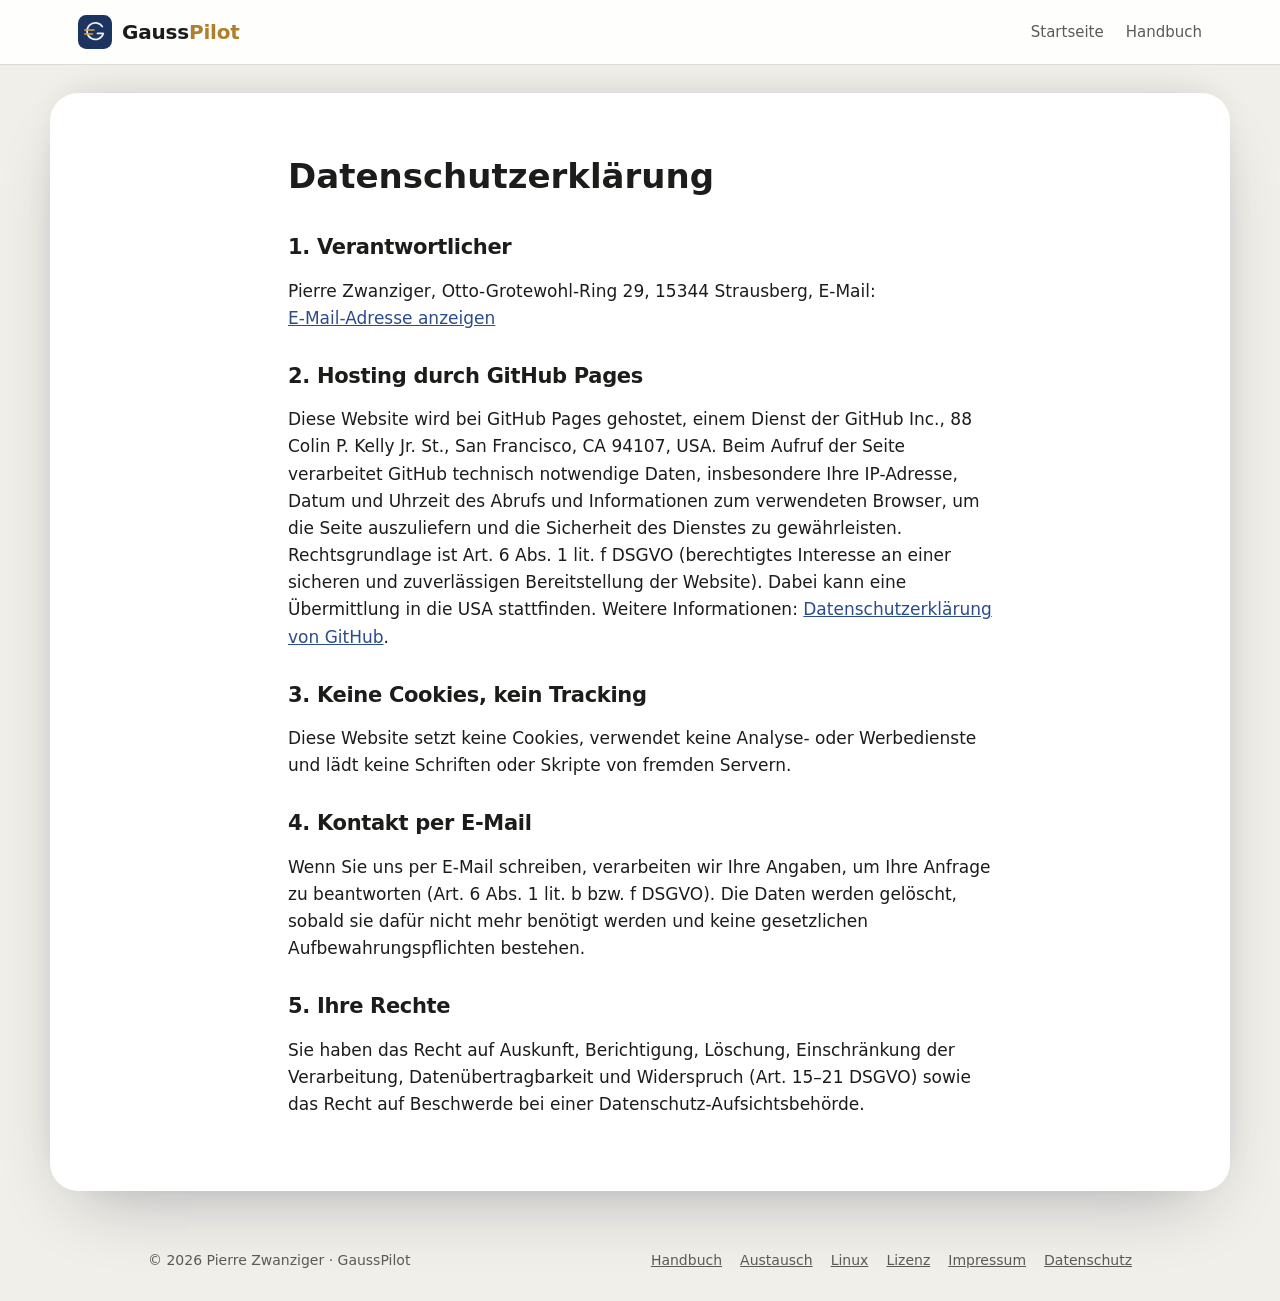
<file: datenschutz.html>
<!doctype html>
<html lang="de">
<head><meta charset="utf-8"><meta name="viewport" content="width=device-width,initial-scale=1">
<title>Datenschutz · GaussPilot</title><link rel="stylesheet" href="style.css">
<link rel="icon" href="/favicon.ico" sizes="48x48"><link rel="icon" type="image/png" sizes="32x32" href="/favicon-32.png"><link rel="icon" type="image/png" sizes="192x192" href="/icon-192.png"><link rel="apple-touch-icon" href="/apple-touch-icon.png"><meta name="robots" content="noindex"></head>
<body class="seite">
<header class="top"><div class="wrap"><a class="marke" href="./"><span class="zeichen"><svg viewBox="0 0 100 100" width="34" height="34" aria-hidden="true"><rect width="100" height="100" rx="24" fill="#1d3461"/><g transform="translate(14.0 14.0) scale(0.72)"><path d="M80 28 A34 34 0 1 0 84 56 L60 56" fill="none" stroke="#e9edf6" stroke-width="7" stroke-linecap="round" stroke-linejoin="round"/><path d="M8 42 H46 M8 58 H40" stroke="#d4a24c" stroke-width="6" stroke-linecap="round"/></g></svg></span><span>Gauss<span class="pilot">Pilot</span></span></a><nav><a href="./">Startseite</a><a href="handbuch.html">Handbuch</a></nav></div></header>
<main><div class="karte-gross" style="padding:0"><div class="wrap text">
<h1>Datenschutzerklärung</h1>
<h2>1. Verantwortlicher</h2>
<p>Pierre Zwanziger, Otto-Grotewohl-Ring 29, 15344 Strausberg, E-Mail: <button type="button" class="mail-inline mail-zeigen" data-m="ed.tolipssuag@ofni">E-Mail-Adresse anzeigen</button><noscript>info [at] gausspilot [Punkt] de</noscript></p>
<h2>2. Hosting durch GitHub Pages</h2>
<p>Diese Website wird bei GitHub Pages gehostet, einem Dienst der GitHub Inc., 88 Colin P. Kelly Jr. St., San Francisco, CA 94107, USA. Beim Aufruf der Seite verarbeitet GitHub technisch notwendige Daten, insbesondere Ihre IP-Adresse, Datum und Uhrzeit des Abrufs und Informationen zum verwendeten Browser, um die Seite auszuliefern und die Sicherheit des Dienstes zu gewährleisten. Rechtsgrundlage ist Art. 6 Abs. 1 lit. f DSGVO (berechtigtes Interesse an einer sicheren und zuverlässigen Bereitstellung der Website). Dabei kann eine Übermittlung in die USA stattfinden. Weitere Informationen: <a href="https://docs.github.com/de/site-policy/privacy-policies/github-general-privacy-statement">Datenschutzerklärung von GitHub</a>.</p>
<h2>3. Keine Cookies, kein Tracking</h2>
<p>Diese Website setzt keine Cookies, verwendet keine Analyse- oder Werbedienste und lädt keine Schriften oder Skripte von fremden Servern.</p>
<h2>4. Kontakt per E-Mail</h2>
<p>Wenn Sie uns per E-Mail schreiben, verarbeiten wir Ihre Angaben, um Ihre Anfrage zu beantworten (Art. 6 Abs. 1 lit. b bzw. f DSGVO). Die Daten werden gelöscht, sobald sie dafür nicht mehr benötigt werden und keine gesetzlichen Aufbewahrungspflichten bestehen.</p>
<h2>5. Ihre Rechte</h2>
<p>Sie haben das Recht auf Auskunft, Berichtigung, Löschung, Einschränkung der Verarbeitung, Datenübertragbarkeit und Widerspruch (Art. 15–21 DSGVO) sowie das Recht auf Beschwerde bei einer Datenschutz-Aufsichtsbehörde.</p>
</div></div></main>
<footer><div class="wrap"><span>© 2026 Pierre Zwanziger · GaussPilot</span><span><a href="handbuch.html">Handbuch</a><a href="https://github.com/hack-guru/gausspilot/discussions">Austausch</a><a href="linux.html">Linux</a><a href="lizenzinfo.html">Lizenz</a><a href="impressum.html">Impressum</a><a href="datenschutz.html">Datenschutz</a></span></div></footer>
<script>
/* E-Mail-Adresse steht nicht im Klartext im Quelltext: erst ein Klick setzt sie zusammen (Schutz vor Adress-Sammlern) */
document.querySelectorAll('.mail-zeigen').forEach(function(b){
  b.addEventListener('click', function(){
    var m = b.dataset.m.split('').reverse().join('');
    var a = document.createElement('a'); a.href = 'mai' + 'lto:' + m + (b.classList.contains('knopf') ? '?subject=GaussPilot%20Testversion' : '');
    a.textContent = m; a.className = b.className.replace('mail-zeigen','').trim(); b.replaceWith(a);
  });
});
</script>
</body></html>
</file>
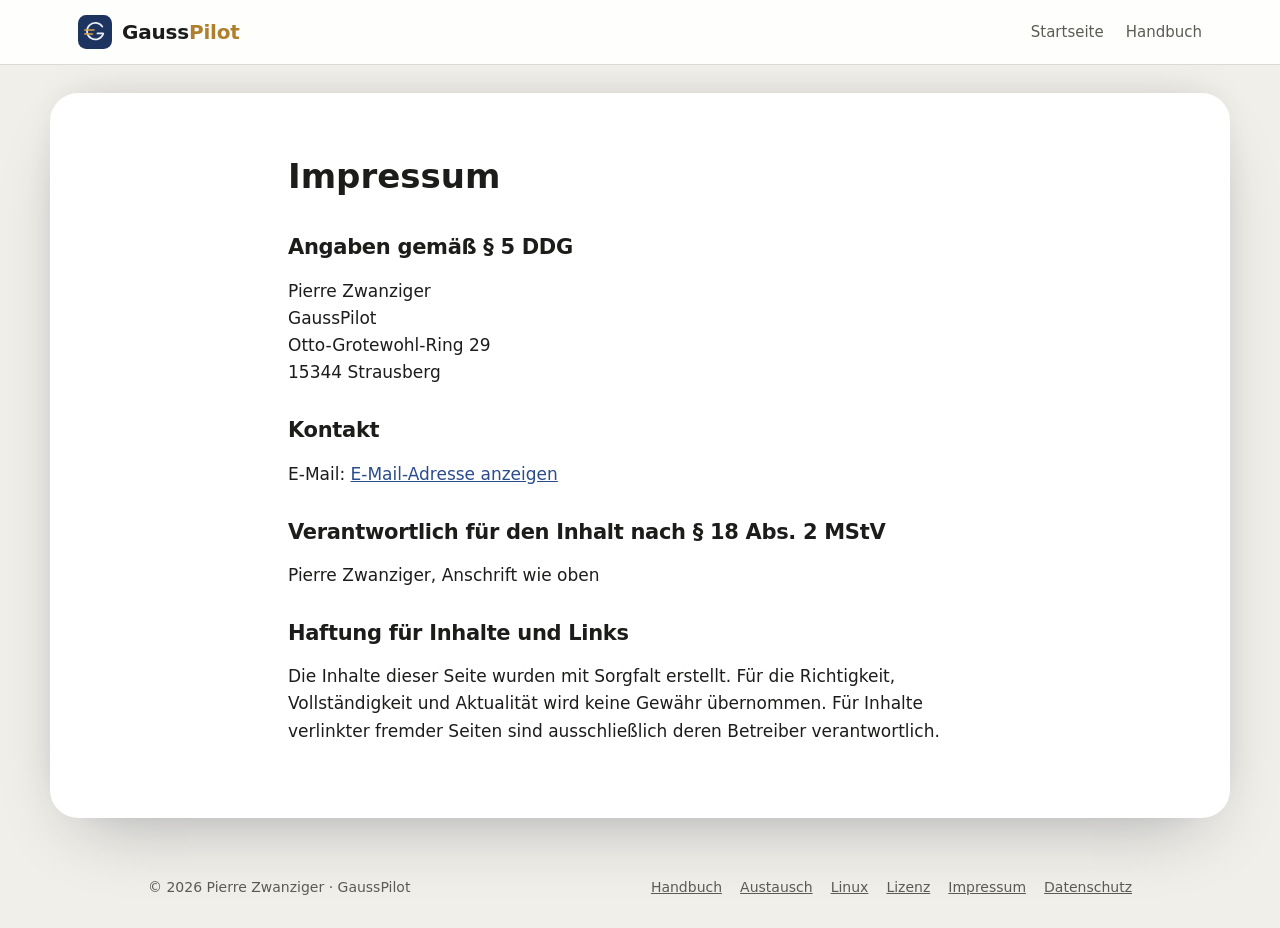
<file: impressum.html>
<!doctype html>
<html lang="de">
<head><meta charset="utf-8"><meta name="viewport" content="width=device-width,initial-scale=1">
<title>Impressum · GaussPilot</title><link rel="stylesheet" href="style.css">
<link rel="icon" href="/favicon.ico" sizes="48x48"><link rel="icon" type="image/png" sizes="32x32" href="/favicon-32.png"><link rel="icon" type="image/png" sizes="192x192" href="/icon-192.png"><link rel="apple-touch-icon" href="/apple-touch-icon.png"><meta name="robots" content="noindex"></head>
<body class="seite">
<header class="top"><div class="wrap"><a class="marke" href="./"><span class="zeichen"><svg viewBox="0 0 100 100" width="34" height="34" aria-hidden="true"><rect width="100" height="100" rx="24" fill="#1d3461"/><g transform="translate(14.0 14.0) scale(0.72)"><path d="M80 28 A34 34 0 1 0 84 56 L60 56" fill="none" stroke="#e9edf6" stroke-width="7" stroke-linecap="round" stroke-linejoin="round"/><path d="M8 42 H46 M8 58 H40" stroke="#d4a24c" stroke-width="6" stroke-linecap="round"/></g></svg></span><span>Gauss<span class="pilot">Pilot</span></span></a><nav><a href="./">Startseite</a><a href="handbuch.html">Handbuch</a></nav></div></header>
<main><div class="karte-gross" style="padding:0"><div class="wrap text">
<h1>Impressum</h1>
<h2>Angaben gemäß § 5 DDG</h2>
<p>Pierre Zwanziger<br>GaussPilot<br>Otto-Grotewohl-Ring 29<br>15344 Strausberg</p>
<h2>Kontakt</h2>
<p>E-Mail: <button type="button" class="mail-inline mail-zeigen" data-m="ed.tolipssuag@ofni">E-Mail-Adresse anzeigen</button><noscript>info [at] gausspilot [Punkt] de</noscript></p>
<h2>Verantwortlich für den Inhalt nach § 18 Abs. 2 MStV</h2>
<p>Pierre Zwanziger, Anschrift wie oben</p>
<h2>Haftung für Inhalte und Links</h2>
<p>Die Inhalte dieser Seite wurden mit Sorgfalt erstellt. Für die Richtigkeit, Vollständigkeit und Aktualität wird keine Gewähr übernommen. Für Inhalte verlinkter fremder Seiten sind ausschließlich deren Betreiber verantwortlich.</p>
</div></div></main>
<footer><div class="wrap"><span>© 2026 Pierre Zwanziger · GaussPilot</span><span><a href="handbuch.html">Handbuch</a><a href="https://github.com/hack-guru/gausspilot/discussions">Austausch</a><a href="linux.html">Linux</a><a href="lizenzinfo.html">Lizenz</a><a href="impressum.html">Impressum</a><a href="datenschutz.html">Datenschutz</a></span></div></footer>
<script>
/* E-Mail-Adresse steht nicht im Klartext im Quelltext: erst ein Klick setzt sie zusammen (Schutz vor Adress-Sammlern) */
document.querySelectorAll('.mail-zeigen').forEach(function(b){
  b.addEventListener('click', function(){
    var m = b.dataset.m.split('').reverse().join('');
    var a = document.createElement('a'); a.href = 'mai' + 'lto:' + m + (b.classList.contains('knopf') ? '?subject=GaussPilot%20Testversion' : '');
    a.textContent = m; a.className = b.className.replace('mail-zeigen','').trim(); b.replaceWith(a);
  });
});
</script>
</body></html>
</file>
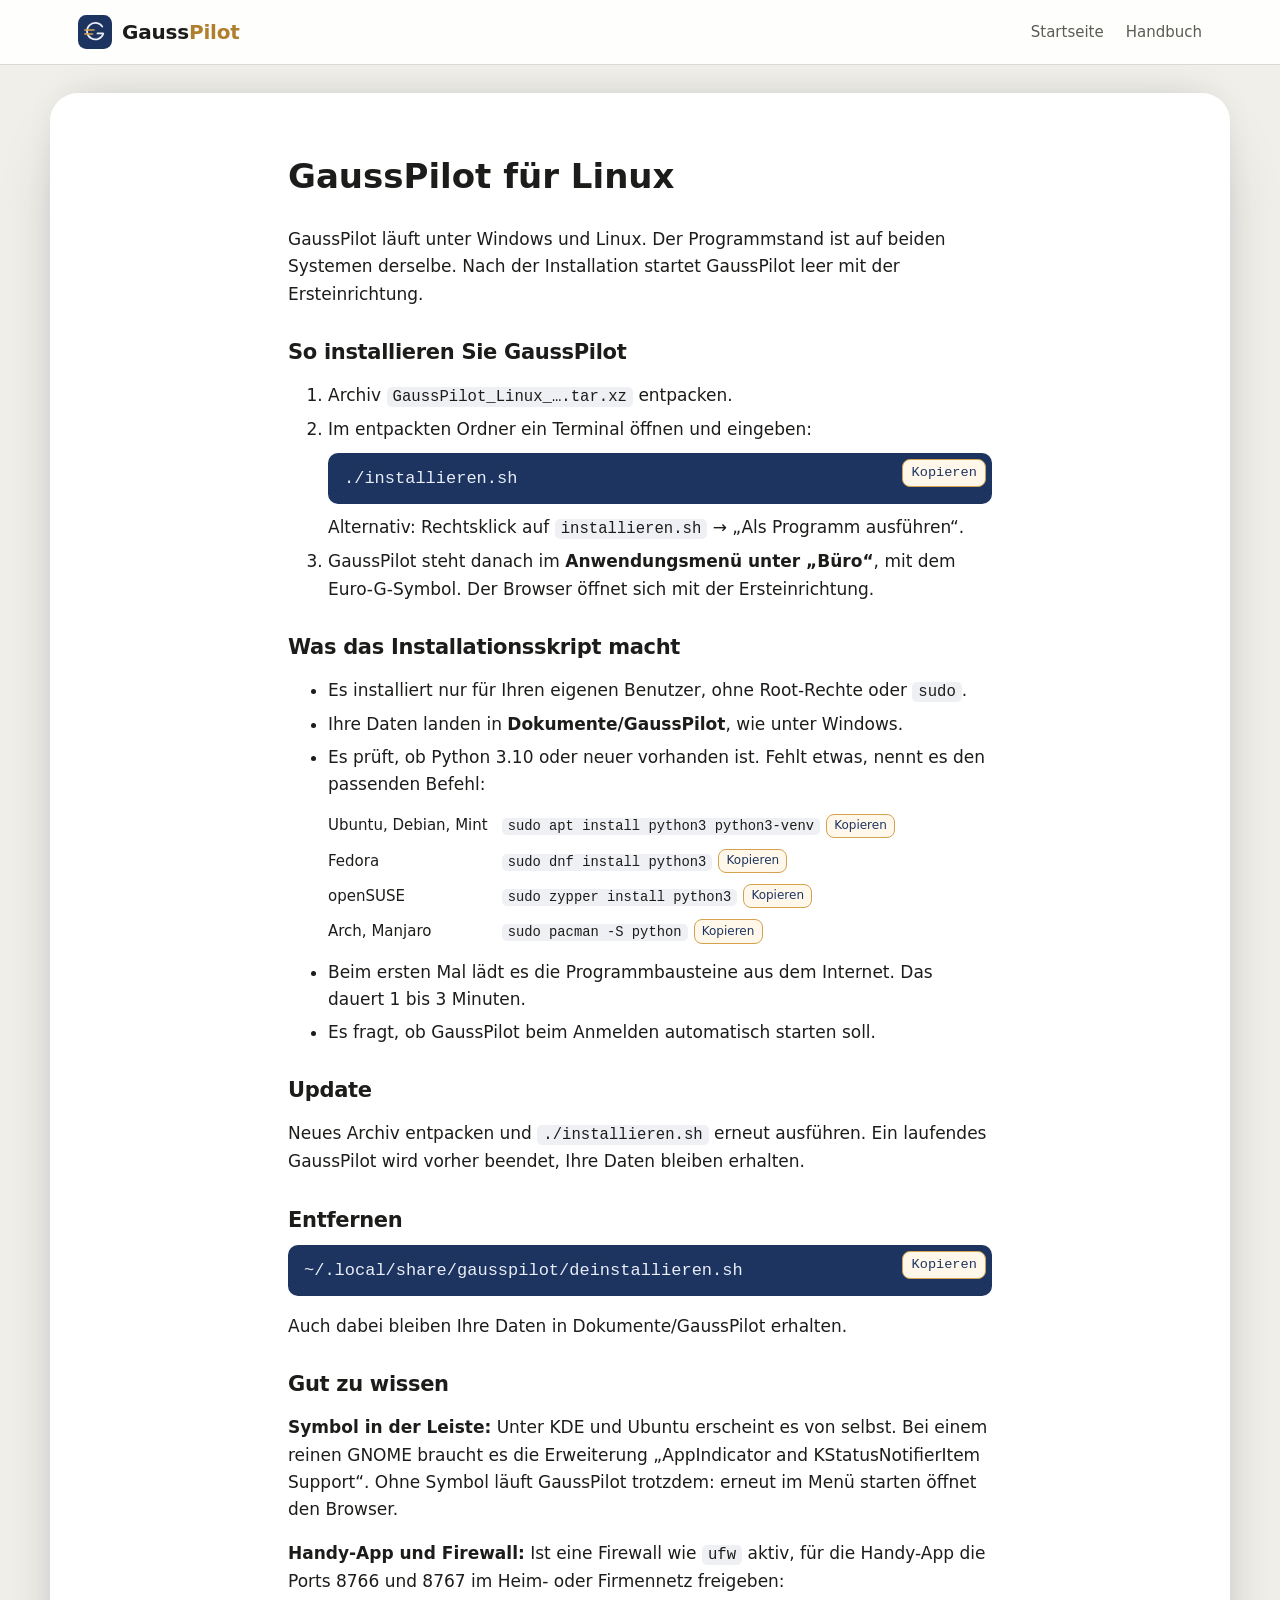
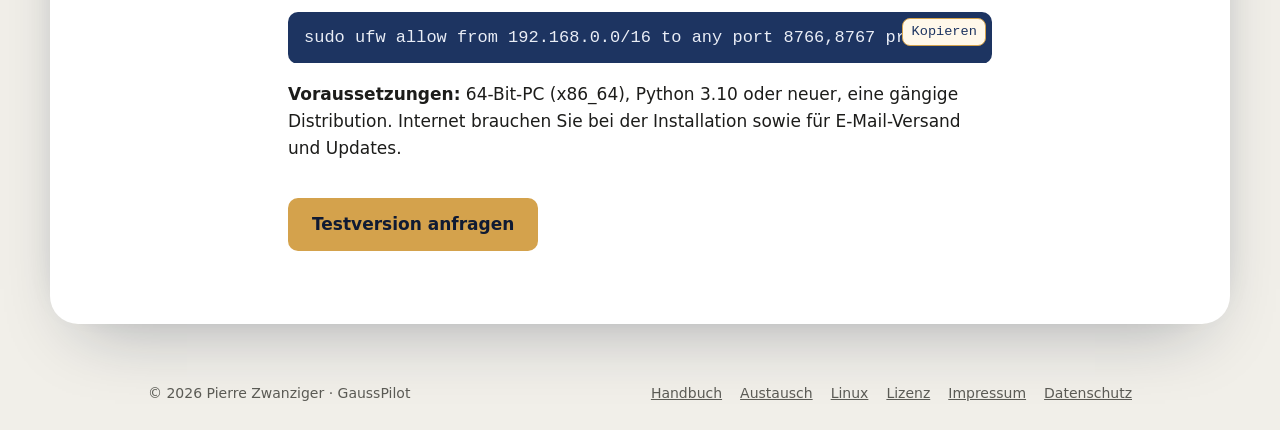
<file: linux.html>
<!doctype html>
<html lang="de">
<head><meta charset="utf-8"><meta name="viewport" content="width=device-width,initial-scale=1">
<title>GaussPilot für Linux – Installation</title><link rel="stylesheet" href="style.css">
<link rel="icon" href="/favicon.ico" sizes="48x48"><link rel="icon" type="image/png" sizes="32x32" href="/favicon-32.png"><link rel="icon" type="image/png" sizes="192x192" href="/icon-192.png"><link rel="apple-touch-icon" href="/apple-touch-icon.png"><meta name="description" content="GaussPilot unter Linux installieren, aktualisieren und entfernen."><style>.kopier-zeile{position:relative}.kopier{margin-left:.5em;padding:.15em .6em;border:1px solid #d4a24c;border-radius:8px;background:#fff8ea;color:#1d3461;font:inherit;font-size:.8em;cursor:pointer;vertical-align:middle}.kopier.ok{background:#d4a24c}pre .kopier{position:absolute;top:6px;right:6px}pre{position:relative;padding-right:5.5em}</style></head>
<body class="seite">
<header class="top"><div class="wrap"><a class="marke" href="./"><span class="zeichen"><svg viewBox="0 0 100 100" width="34" height="34" aria-hidden="true"><rect width="100" height="100" rx="24" fill="#1d3461"/><g transform="translate(14.0 14.0) scale(0.72)"><path d="M80 28 A34 34 0 1 0 84 56 L60 56" fill="none" stroke="#e9edf6" stroke-width="7" stroke-linecap="round" stroke-linejoin="round"/><path d="M8 42 H46 M8 58 H40" stroke="#d4a24c" stroke-width="6" stroke-linecap="round"/></g></svg></span><span>Gauss<span class="pilot">Pilot</span></span></a><nav><a href="./">Startseite</a><a href="handbuch.html">Handbuch</a></nav></div></header>
<main><div class="karte-gross" style="padding:0"><div class="wrap text">
<h1>GaussPilot für Linux</h1>
<p>GaussPilot läuft unter Windows und Linux. Der Programmstand ist auf beiden Systemen derselbe. Nach der Installation startet GaussPilot leer mit der Ersteinrichtung.</p>

<h2>So installieren Sie GaussPilot</h2>
<ol>
<li>Archiv <code>GaussPilot_Linux_….tar.xz</code> entpacken.</li>
<li>Im entpackten Ordner ein Terminal öffnen und eingeben:<pre>./installieren.sh</pre>Alternativ: Rechtsklick auf <code>installieren.sh</code> → „Als Programm ausführen“.</li>
<li>GaussPilot steht danach im <strong>Anwendungsmenü unter „Büro“</strong>, mit dem Euro-G-Symbol. Der Browser öffnet sich mit der Ersteinrichtung.</li>
</ol>

<h2>Was das Installationsskript macht</h2>
<ul>
<li>Es installiert nur für Ihren eigenen Benutzer, ohne Root-Rechte oder <code>sudo</code>.</li>
<li>Ihre Daten landen in <strong>Dokumente/GaussPilot</strong>, wie unter Windows.</li>
<li>Es prüft, ob Python 3.10 oder neuer vorhanden ist. Fehlt etwas, nennt es den passenden Befehl:
<table class="tab">
<tr><td>Ubuntu, Debian, Mint</td><td><code>sudo apt install python3 python3-venv</code></td></tr>
<tr><td>Fedora</td><td><code>sudo dnf install python3</code></td></tr>
<tr><td>openSUSE</td><td><code>sudo zypper install python3</code></td></tr>
<tr><td>Arch, Manjaro</td><td><code>sudo pacman -S python</code></td></tr>
</table></li>
<li>Beim ersten Mal lädt es die Programmbausteine aus dem Internet. Das dauert 1 bis 3 Minuten.</li>
<li>Es fragt, ob GaussPilot beim Anmelden automatisch starten soll.</li>
</ul>

<h2>Update</h2>
<p>Neues Archiv entpacken und <code>./installieren.sh</code> erneut ausführen. Ein laufendes GaussPilot wird vorher beendet, Ihre Daten bleiben erhalten.</p>

<h2>Entfernen</h2>
<pre>~/.local/share/gausspilot/deinstallieren.sh</pre>
<p>Auch dabei bleiben Ihre Daten in Dokumente/GaussPilot erhalten.</p>

<h2>Gut zu wissen</h2>
<p><strong>Symbol in der Leiste:</strong> Unter KDE und Ubuntu erscheint es von selbst. Bei einem reinen GNOME braucht es die Erweiterung „AppIndicator and KStatusNotifierItem Support“. Ohne Symbol läuft GaussPilot trotzdem: erneut im Menü starten öffnet den Browser.</p>
<p><strong>Handy-App und Firewall:</strong> Ist eine Firewall wie <code>ufw</code> aktiv, für die Handy-App die Ports 8766 und 8767 im Heim- oder Firmennetz freigeben:</p>
<pre>sudo ufw allow from 192.168.0.0/16 to any port 8766,8767 proto tcp</pre>
<p><strong>Voraussetzungen:</strong> 64-Bit-PC (x86_64), Python 3.10 oder neuer, eine gängige Distribution. Internet brauchen Sie bei der Installation sowie für E-Mail-Versand und Updates.</p>

<p style="margin-top:36px"><a class="knopf" href="./#kontakt">Testversion anfragen</a></p>
</div></div></main>
<style>
.text code{font-family:ui-monospace,Consolas,monospace;font-size:.92em;background:#1d346112;padding:1px 6px;border-radius:5px}
.text pre{font-family:ui-monospace,Consolas,monospace;background:#1d3461;color:#e9edf6;padding:12px 16px;border-radius:10px;overflow-x:auto;margin:10px 0}
.text li{margin:6px 0}
.text .tab{border-collapse:collapse;margin:10px 0;font-size:15px}
.text .tab td{padding:5px 14px 5px 0;vertical-align:top}
</style>
<footer><div class="wrap"><span>© 2026 Pierre Zwanziger · GaussPilot</span><span><a href="handbuch.html">Handbuch</a><a href="https://github.com/hack-guru/gausspilot/discussions">Austausch</a><a href="linux.html">Linux</a><a href="lizenzinfo.html">Lizenz</a><a href="impressum.html">Impressum</a><a href="datenschutz.html">Datenschutz</a></span></div></footer>
<script>
/* E-Mail-Adresse steht nicht im Klartext im Quelltext: erst ein Klick setzt sie zusammen (Schutz vor Adress-Sammlern) */
document.querySelectorAll('.mail-zeigen').forEach(function(b){
  b.addEventListener('click', function(){
    var m = b.dataset.m.split('').reverse().join('');
    var a = document.createElement('a'); a.href = 'mai' + 'lto:' + m + (b.classList.contains('knopf') ? '?subject=GaussPilot%20Testversion' : '');
    a.textContent = m; a.className = b.className.replace('mail-zeigen','').trim(); b.replaceWith(a);
  });
});
</script>
<script>
// „Kopieren“-Knöpfe an allen Befehlen
document.querySelectorAll('pre, td code').forEach(function(el){
  var b=document.createElement('button'); b.type='button'; b.className='kopier'; b.textContent='Kopieren';
  b.addEventListener('click',function(){
    var t=(el.firstChild&&el.firstChild.nodeType===3?el.firstChild.textContent:el.textContent).trim();
    var fertig=function(){b.textContent='✓ Kopiert';b.classList.add('ok');setTimeout(function(){b.textContent='Kopieren';b.classList.remove('ok')},1600)};
    if(navigator.clipboard) navigator.clipboard.writeText(t).then(fertig,function(){}); 
  });
  if(el.tagName==='PRE') el.appendChild(b); else el.insertAdjacentElement('afterend',b);
});
</script>
</body></html>
</file>
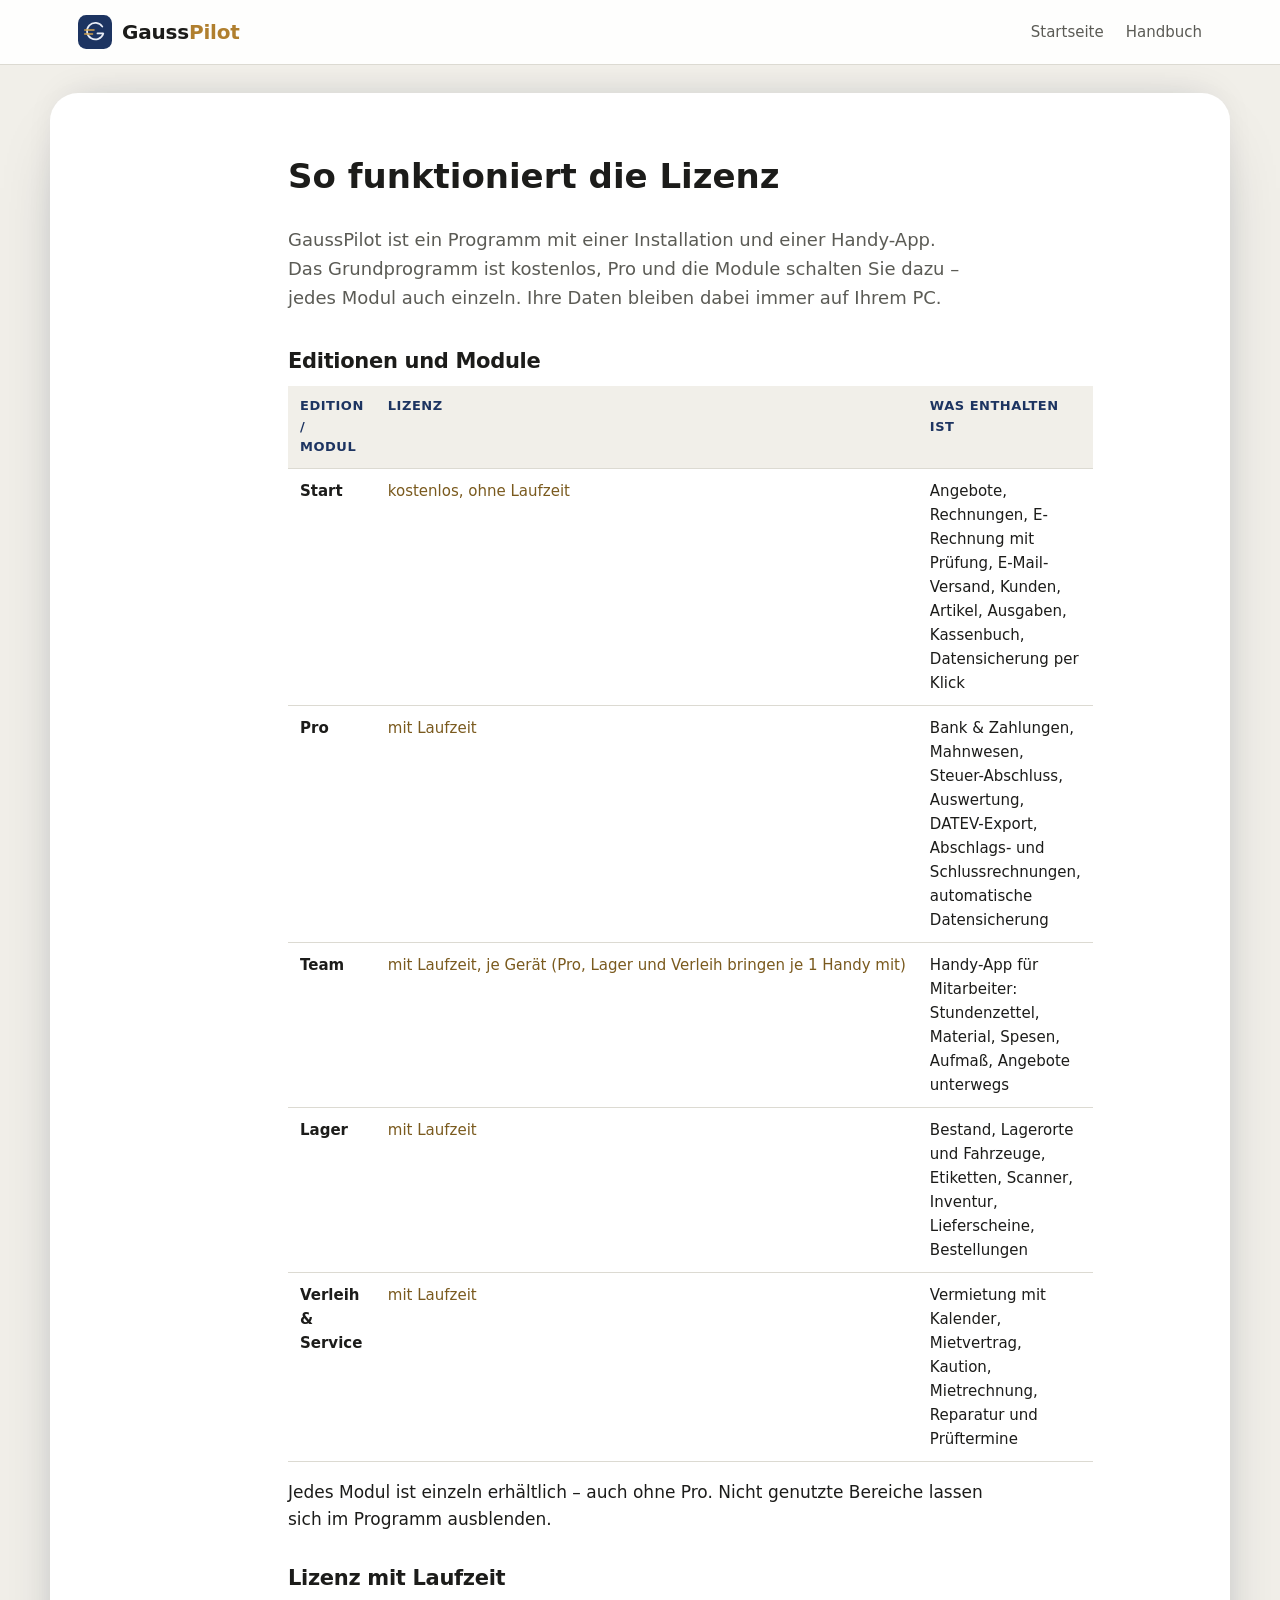
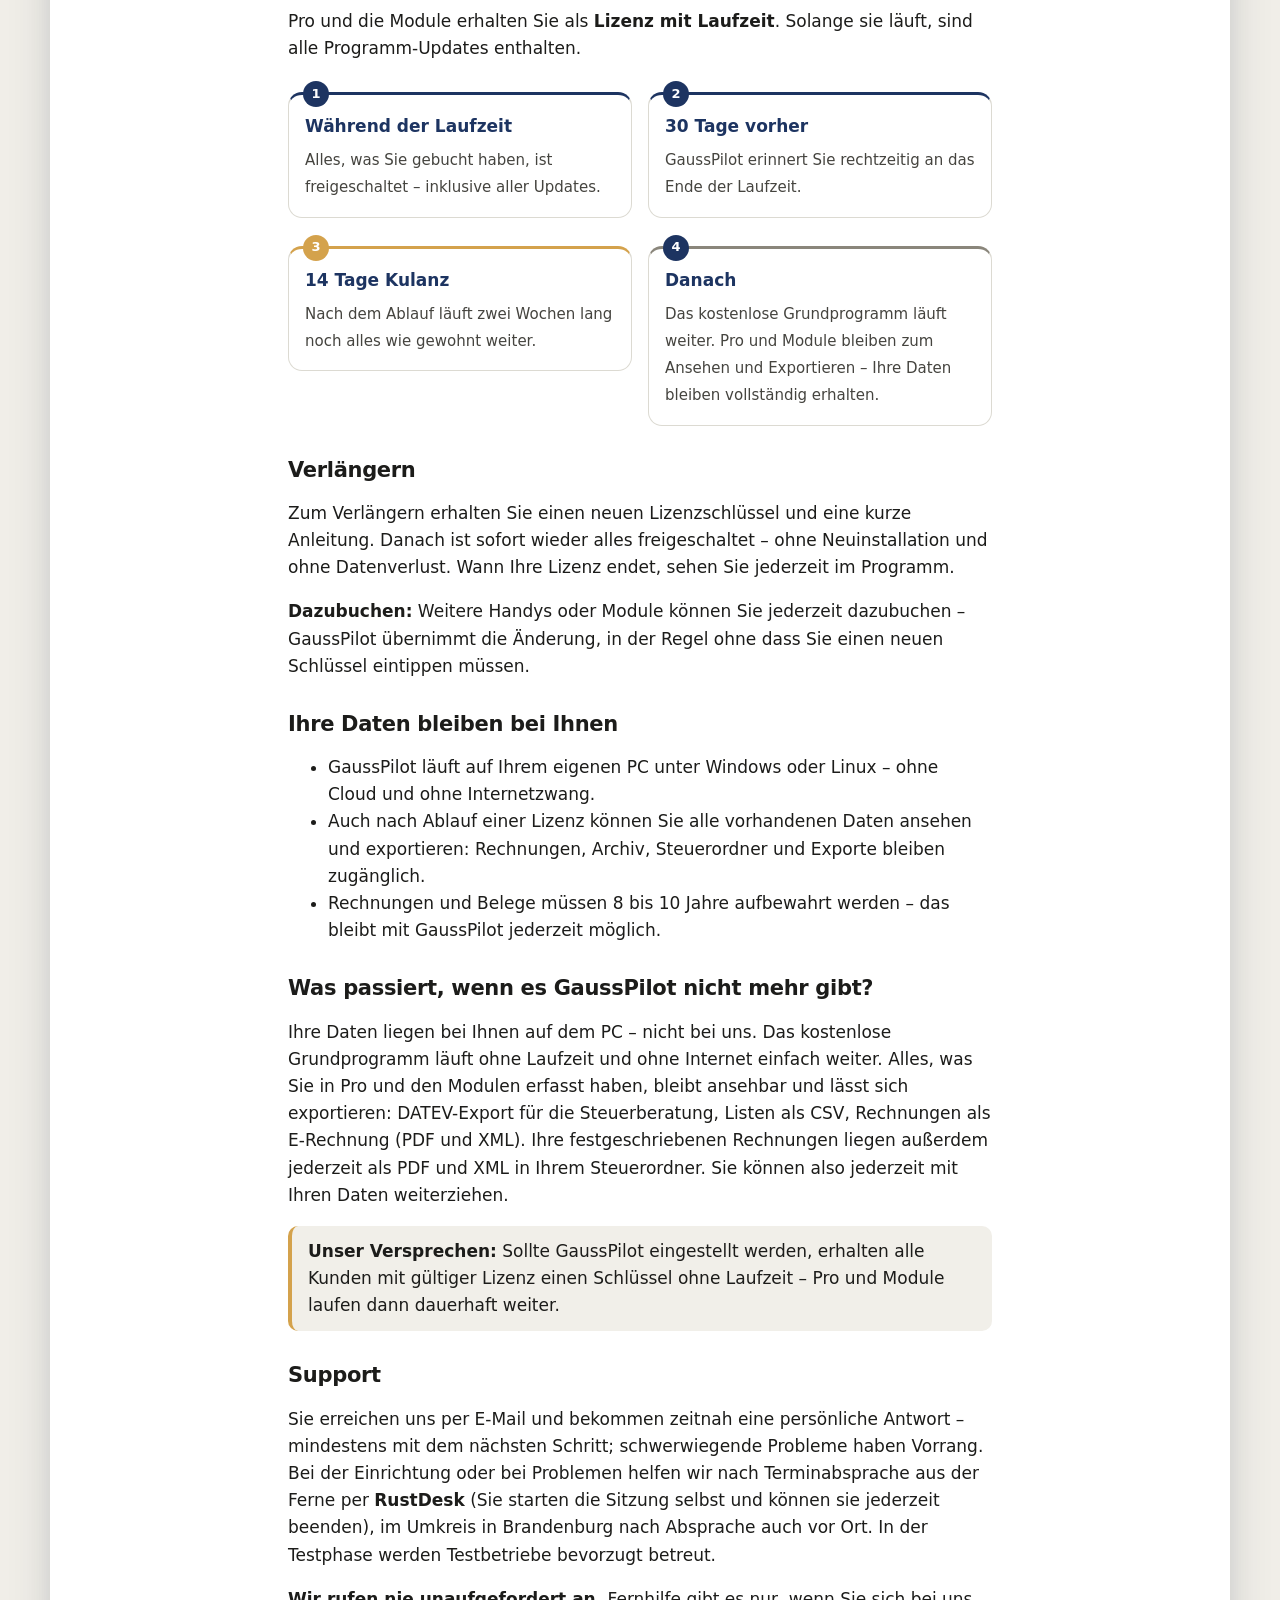
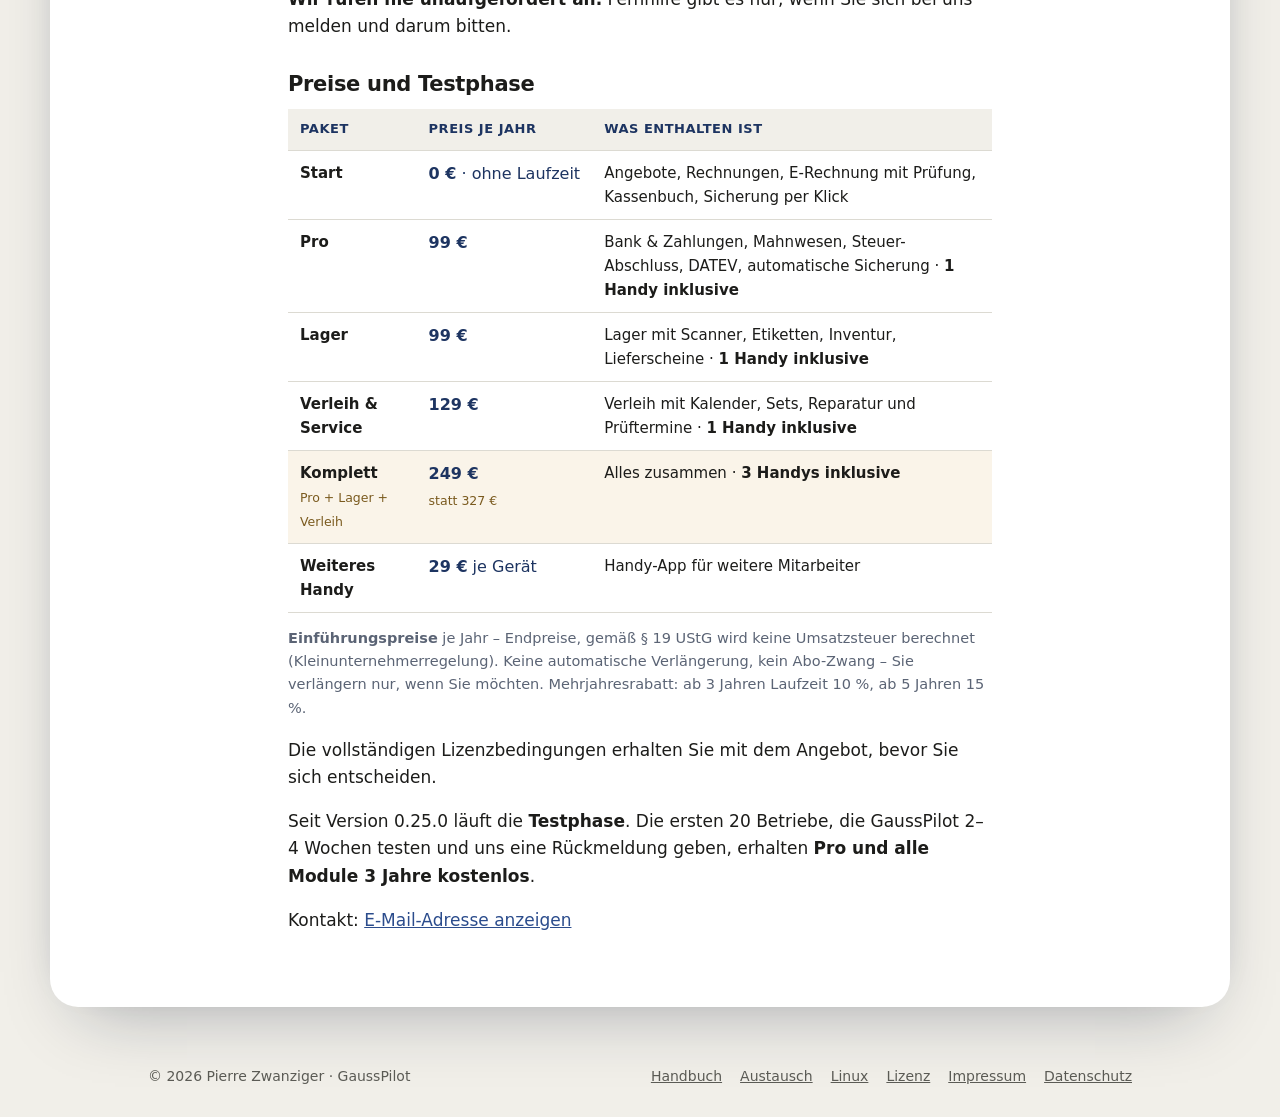
<file: lizenzinfo.html>
<!doctype html>
<html lang="de">
<head><meta charset="utf-8"><meta name="viewport" content="width=device-width,initial-scale=1">
<title>Lizenz · GaussPilot</title><meta name="description" content="So funktioniert die Lizenz von GaussPilot: Start kostenlos ohne Laufzeit, Pro und Module als Lizenz mit Laufzeit, Ihre Daten bleiben immer bei Ihnen."><link rel="stylesheet" href="style.css">
<link rel="icon" href="/favicon.ico" sizes="48x48"><link rel="icon" type="image/png" sizes="32x32" href="/favicon-32.png"><link rel="icon" type="image/png" sizes="192x192" href="/icon-192.png"><link rel="apple-touch-icon" href="/apple-touch-icon.png"></head>
<body class="seite">
<header class="top"><div class="wrap"><a class="marke" href="./"><span class="zeichen"><svg viewBox="0 0 100 100" width="34" height="34" aria-hidden="true"><rect width="100" height="100" rx="24" fill="#1d3461"/><g transform="translate(14.0 14.0) scale(0.72)"><path d="M80 28 A34 34 0 1 0 84 56 L60 56" fill="none" stroke="#e9edf6" stroke-width="7" stroke-linecap="round" stroke-linejoin="round"/><path d="M8 42 H46 M8 58 H40" stroke="#d4a24c" stroke-width="6" stroke-linecap="round"/></g></svg></span><span>Gauss<span class="pilot">Pilot</span></span></a><nav><a href="./">Startseite</a><a href="handbuch.html">Handbuch</a></nav></div></header>
<main><div class="karte-gross" style="padding:0"><div class="wrap text">
<h1>So funktioniert die Lizenz</h1>
<p class="lead">GaussPilot ist ein Programm mit einer Installation und einer Handy-App. Das Grundprogramm ist kostenlos, Pro und die Module schalten Sie dazu – jedes Modul auch einzeln. Ihre Daten bleiben dabei immer auf Ihrem PC.</p>

<h2>Editionen und Module</h2>
<table class="lz-tabelle">
<thead><tr><th>Edition / Modul</th><th>Lizenz</th><th>Was enthalten ist</th></tr></thead>
<tbody>
<tr><td><b>Start</b></td><td>kostenlos, ohne Laufzeit</td><td>Angebote, Rechnungen, E-Rechnung mit Prüfung, E-Mail-Versand, Kunden, Artikel, Ausgaben, Kassenbuch, Datensicherung per Klick</td></tr>
<tr><td><b>Pro</b></td><td>mit Laufzeit</td><td>Bank &amp; Zahlungen, Mahnwesen, Steuer-Abschluss, Auswertung, DATEV-Export, Abschlags- und Schlussrechnungen, automatische Datensicherung</td></tr>
<tr><td><b>Team</b></td><td>mit Laufzeit, je Gerät (Pro, Lager und Verleih bringen je 1 Handy mit)</td><td>Handy-App für Mitarbeiter: Stundenzettel, Material, Spesen, Aufmaß, Angebote unterwegs</td></tr>
<tr><td><b>Lager</b></td><td>mit Laufzeit</td><td>Bestand, Lagerorte und Fahrzeuge, Etiketten, Scanner, Inventur, Lieferscheine, Bestellungen</td></tr>
<tr><td><b>Verleih &amp; Service</b></td><td>mit Laufzeit</td><td>Vermietung mit Kalender, Mietvertrag, Kaution, Mietrechnung, Reparatur und Prüftermine</td></tr>
</tbody></table>
<p>Jedes Modul ist einzeln erhältlich – auch ohne Pro. Nicht genutzte Bereiche lassen sich im Programm ausblenden.</p>

<h2>Lizenz mit Laufzeit</h2>
<p>Pro und die Module erhalten Sie als <b>Lizenz mit Laufzeit</b>. Solange sie läuft, sind alle Programm-Updates enthalten.</p>
<ol class="laufzeit">
  <li><b>Während der Laufzeit</b><span>Alles, was Sie gebucht haben, ist freigeschaltet – inklusive aller Updates.</span></li>
  <li><b>30 Tage vorher</b><span>GaussPilot erinnert Sie rechtzeitig an das Ende der Laufzeit.</span></li>
  <li><b>14 Tage Kulanz</b><span>Nach dem Ablauf läuft zwei Wochen lang noch alles wie gewohnt weiter.</span></li>
  <li><b>Danach</b><span>Das kostenlose Grundprogramm läuft weiter. Pro und Module bleiben zum Ansehen und Exportieren – Ihre Daten bleiben vollständig erhalten.</span></li>
</ol>

<h2>Verlängern</h2>
<p>Zum Verlängern erhalten Sie einen neuen Lizenzschlüssel und eine kurze Anleitung. Danach ist sofort wieder alles freigeschaltet – ohne Neuinstallation und ohne Datenverlust. Wann Ihre Lizenz endet, sehen Sie jederzeit im Programm.</p>
<p><b>Dazubuchen:</b> Weitere Handys oder Module können Sie jederzeit dazubuchen – GaussPilot übernimmt die Änderung, in der Regel ohne dass Sie einen neuen Schlüssel eintippen müssen.</p>

<h2>Ihre Daten bleiben bei Ihnen</h2>
<ul>
<li>GaussPilot läuft auf Ihrem eigenen PC unter Windows oder Linux – ohne Cloud und ohne Internetzwang.</li>
<li>Auch nach Ablauf einer Lizenz können Sie alle vorhandenen Daten ansehen und exportieren: Rechnungen, Archiv, Steuerordner und Exporte bleiben zugänglich.</li>
<li>Rechnungen und Belege müssen 8 bis 10 Jahre aufbewahrt werden – das bleibt mit GaussPilot jederzeit möglich.</li>
</ul>

<h2>Was passiert, wenn es GaussPilot nicht mehr gibt?</h2>
<p>Ihre Daten liegen bei Ihnen auf dem PC – nicht bei uns. Das kostenlose Grundprogramm läuft ohne Laufzeit und ohne Internet einfach weiter. Alles, was Sie in Pro und den Modulen erfasst haben, bleibt ansehbar und lässt sich exportieren: DATEV-Export für die Steuerberatung, Listen als CSV, Rechnungen als E-Rechnung (PDF und XML). Ihre festgeschriebenen Rechnungen liegen außerdem jederzeit als PDF und XML in Ihrem Steuerordner. Sie können also jederzeit mit Ihren Daten weiterziehen.</p>
<p class="versprechen"><b>Unser Versprechen:</b> Sollte GaussPilot eingestellt werden, erhalten alle Kunden mit gültiger Lizenz einen Schlüssel ohne Laufzeit – Pro und Module laufen dann dauerhaft weiter.</p>

<h2>Support</h2>
<p>Sie erreichen uns per E-Mail und bekommen zeitnah eine persönliche Antwort – mindestens mit dem nächsten Schritt; schwerwiegende Probleme haben Vorrang. Bei der Einrichtung oder bei Problemen helfen wir nach Terminabsprache aus der Ferne per <b>RustDesk</b> (Sie starten die Sitzung selbst und können sie jederzeit beenden), im Umkreis in Brandenburg nach Absprache auch vor Ort. In der Testphase werden Testbetriebe bevorzugt betreut.</p>
<p><b>Wir rufen nie unaufgefordert an.</b> Fernhilfe gibt es nur, wenn Sie sich bei uns melden und darum bitten.</p>

<h2>Preise und Testphase</h2>
<table class="lz-tabelle preise">
<thead><tr><th>Paket</th><th>Preis je Jahr</th><th>Was enthalten ist</th></tr></thead>
<tbody>
<tr><td><b>Start</b></td><td><b>0 €</b> · ohne Laufzeit</td><td>Angebote, Rechnungen, E-Rechnung mit Prüfung, Kassenbuch, Sicherung per Klick</td></tr>
<tr><td><b>Pro</b></td><td><b>99 €</b></td><td>Bank &amp; Zahlungen, Mahnwesen, Steuer-Abschluss, DATEV, automatische Sicherung · <b>1 Handy inklusive</b></td></tr>
<tr><td><b>Lager</b></td><td><b>99 €</b></td><td>Lager mit Scanner, Etiketten, Inventur, Lieferscheine · <b>1 Handy inklusive</b></td></tr>
<tr><td><b>Verleih &amp; Service</b></td><td><b>129 €</b></td><td>Verleih mit Kalender, Sets, Reparatur und Prüftermine · <b>1 Handy inklusive</b></td></tr>
<tr class="komplett"><td><b>Komplett</b><br><small>Pro + Lager + Verleih</small></td><td><b>249 €</b><br><small>statt 327 €</small></td><td>Alles zusammen · <b>3 Handys inklusive</b></td></tr>
<tr><td><b>Weiteres Handy</b></td><td><b>29 €</b> je Gerät</td><td>Handy-App für weitere Mitarbeiter</td></tr>
</tbody></table>
<p class="preis-info"><b>Einführungspreise</b> je Jahr – Endpreise, gemäß § 19 UStG wird keine Umsatzsteuer berechnet (Kleinunternehmerregelung). Keine automatische Verlängerung, kein Abo-Zwang – Sie verlängern nur, wenn Sie möchten. Mehrjahresrabatt: ab 3 Jahren Laufzeit 10 %, ab 5 Jahren 15 %.</p>
<p>Die vollständigen Lizenzbedingungen erhalten Sie mit dem Angebot, bevor Sie sich entscheiden.</p>
<p>Seit Version 0.25.0 läuft die <b>Testphase</b>. Die ersten 20 Betriebe, die GaussPilot 2–4 Wochen testen und uns eine Rückmeldung geben, erhalten <b>Pro und alle Module 3 Jahre kostenlos</b>.</p>
<p>Kontakt: <button type="button" class="mail-inline mail-zeigen" data-m="ed.tolipssuag@ofni">E-Mail-Adresse anzeigen</button><noscript>info [at] gausspilot [Punkt] de</noscript></p>
</div></div></main>
<footer><div class="wrap"><span>© 2026 Pierre Zwanziger · GaussPilot</span><span><a href="handbuch.html">Handbuch</a><a href="https://github.com/hack-guru/gausspilot/discussions">Austausch</a><a href="linux.html">Linux</a><a href="lizenzinfo.html">Lizenz</a><a href="impressum.html">Impressum</a><a href="datenschutz.html">Datenschutz</a></span></div></footer>
<script>
/* E-Mail-Adresse steht nicht im Klartext im Quelltext: erst ein Klick setzt sie zusammen (Schutz vor Adress-Sammlern) */
document.querySelectorAll('.mail-zeigen').forEach(function(b){
  b.addEventListener('click', function(){
    var m = b.dataset.m.split('').reverse().join('');
    var a = document.createElement('a'); a.href = 'mai' + 'lto:' + m + (b.classList.contains('knopf') ? '?subject=GaussPilot%20Testversion' : '');
    a.textContent = m; a.className = b.className.replace('mail-zeigen','').trim(); b.replaceWith(a);
  });
});
</script>
</body></html>
</file>
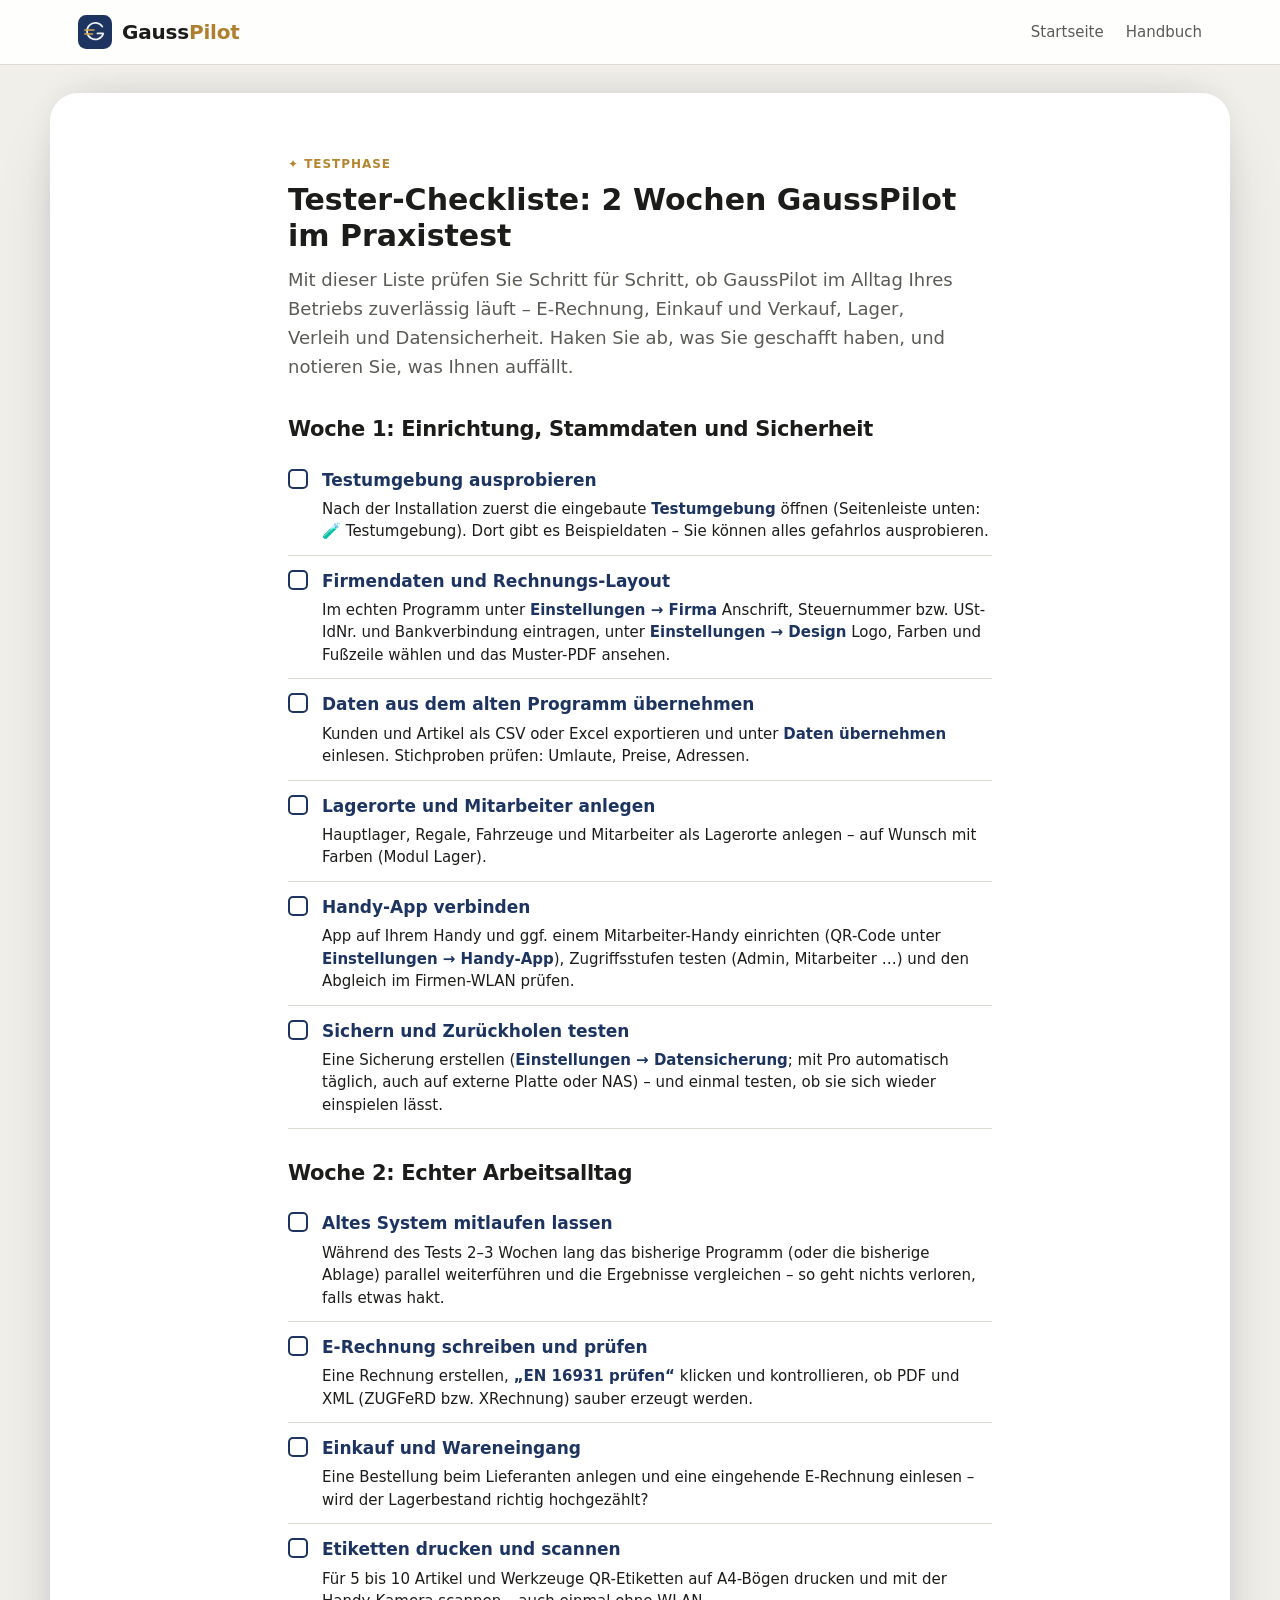
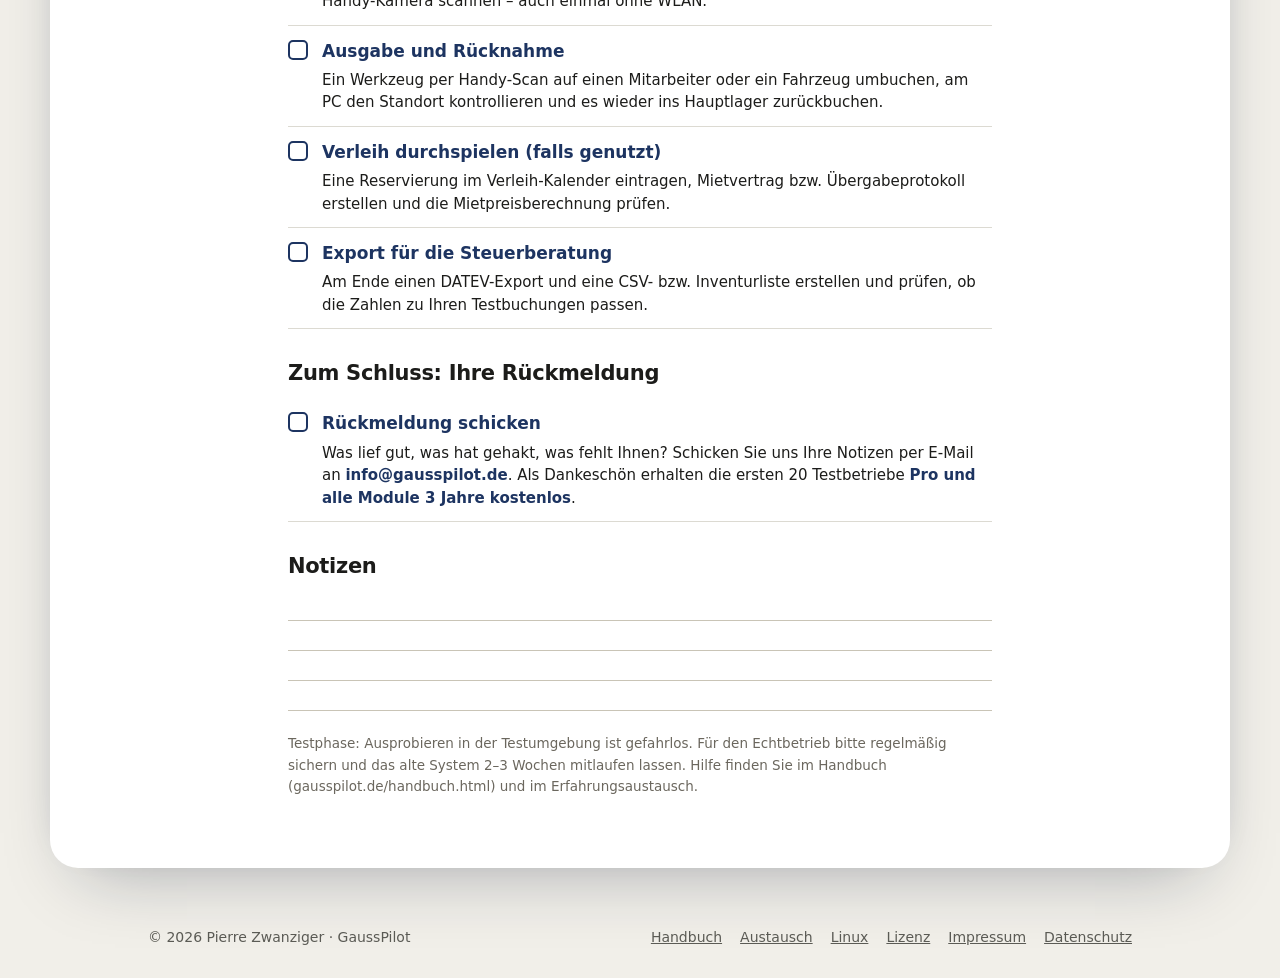
<file: tester-checkliste.html>
<!doctype html>
<html lang="de">
<head><meta charset="utf-8"><meta name="viewport" content="width=device-width,initial-scale=1">
<title>Tester-Checkliste · GaussPilot</title><meta name="description" content="Die 2-Wochen-Checkliste für den Praxistest mit GaussPilot."><meta name="robots" content="noindex"><link rel="stylesheet" href="style.css">
<link rel="icon" href="/favicon.ico" sizes="48x48"><link rel="icon" type="image/png" sizes="32x32" href="/favicon-32.png"><link rel="icon" type="image/png" sizes="192x192" href="/icon-192.png"><link rel="apple-touch-icon" href="/apple-touch-icon.png"></head>
<body class="seite">
<header class="top"><div class="wrap"><a class="marke" href="./"><span class="zeichen"><svg viewBox="0 0 100 100" width="34" height="34" aria-hidden="true"><rect width="100" height="100" rx="24" fill="#1d3461"/><g transform="translate(14.0 14.0) scale(0.72)"><path d="M80 28 A34 34 0 1 0 84 56 L60 56" fill="none" stroke="#e9edf6" stroke-width="7" stroke-linecap="round" stroke-linejoin="round"/><path d="M8 42 H46 M8 58 H40" stroke="#d4a24c" stroke-width="6" stroke-linecap="round"/></g></svg></span><span>Gauss<span class="pilot">Pilot</span></span></a><nav><a href="./">Startseite</a><a href="handbuch.html">Handbuch</a></nav></div></header>
<main><div class="karte-gross" style="padding:0"><div class="wrap text checkliste">
<span class="ti-marke">✦ Testphase</span>
<h1>Tester-Checkliste: 2 Wochen GaussPilot im Praxistest</h1>
<p class="lead">Mit dieser Liste prüfen Sie Schritt für Schritt, ob GaussPilot im Alltag Ihres Betriebs zuverlässig läuft – E-Rechnung, Einkauf und Verkauf, Lager, Verleih und Datensicherheit. Haken Sie ab, was Sie geschafft haben, und notieren Sie, was Ihnen auffällt.</p>
<h2>Woche 1: Einrichtung, Stammdaten und Sicherheit</h2>
<ul class="check"><li><span class="kasten"></span><div><b>Testumgebung ausprobieren</b><p>Nach der Installation zuerst die eingebaute <b>Testumgebung</b> öffnen (Seitenleiste unten: 🧪 Testumgebung). Dort gibt es Beispieldaten – Sie können alles gefahrlos ausprobieren.</p></div></li><li><span class="kasten"></span><div><b>Firmendaten und Rechnungs-Layout</b><p>Im echten Programm unter <b>Einstellungen → Firma</b> Anschrift, Steuernummer bzw. USt-IdNr. und Bankverbindung eintragen, unter <b>Einstellungen → Design</b> Logo, Farben und Fußzeile wählen und das Muster-PDF ansehen.</p></div></li><li><span class="kasten"></span><div><b>Daten aus dem alten Programm übernehmen</b><p>Kunden und Artikel als CSV oder Excel exportieren und unter <b>Daten übernehmen</b> einlesen. Stichproben prüfen: Umlaute, Preise, Adressen.</p></div></li><li><span class="kasten"></span><div><b>Lagerorte und Mitarbeiter anlegen</b><p>Hauptlager, Regale, Fahrzeuge und Mitarbeiter als Lagerorte anlegen – auf Wunsch mit Farben (Modul Lager).</p></div></li><li><span class="kasten"></span><div><b>Handy-App verbinden</b><p>App auf Ihrem Handy und ggf. einem Mitarbeiter-Handy einrichten (QR-Code unter <b>Einstellungen → Handy-App</b>), Zugriffsstufen testen (Admin, Mitarbeiter …) und den Abgleich im Firmen-WLAN prüfen.</p></div></li><li><span class="kasten"></span><div><b>Sichern und Zurückholen testen</b><p>Eine Sicherung erstellen (<b>Einstellungen → Datensicherung</b>; mit Pro automatisch täglich, auch auf externe Platte oder NAS) – und einmal testen, ob sie sich wieder einspielen lässt.</p></div></li></ul>
<h2>Woche 2: Echter Arbeitsalltag</h2>
<ul class="check"><li><span class="kasten"></span><div><b>Altes System mitlaufen lassen</b><p>Während des Tests 2–3 Wochen lang das bisherige Programm (oder die bisherige Ablage) parallel weiterführen und die Ergebnisse vergleichen – so geht nichts verloren, falls etwas hakt.</p></div></li><li><span class="kasten"></span><div><b>E-Rechnung schreiben und prüfen</b><p>Eine Rechnung erstellen, <b>„EN 16931 prüfen“</b> klicken und kontrollieren, ob PDF und XML (ZUGFeRD bzw. XRechnung) sauber erzeugt werden.</p></div></li><li><span class="kasten"></span><div><b>Einkauf und Wareneingang</b><p>Eine Bestellung beim Lieferanten anlegen und eine eingehende E-Rechnung einlesen – wird der Lagerbestand richtig hochgezählt?</p></div></li><li><span class="kasten"></span><div><b>Etiketten drucken und scannen</b><p>Für 5 bis 10 Artikel und Werkzeuge QR-Etiketten auf A4-Bögen drucken und mit der Handy-Kamera scannen – auch einmal ohne WLAN.</p></div></li><li><span class="kasten"></span><div><b>Ausgabe und Rücknahme</b><p>Ein Werkzeug per Handy-Scan auf einen Mitarbeiter oder ein Fahrzeug umbuchen, am PC den Standort kontrollieren und es wieder ins Hauptlager zurückbuchen.</p></div></li><li><span class="kasten"></span><div><b>Verleih durchspielen (falls genutzt)</b><p>Eine Reservierung im Verleih-Kalender eintragen, Mietvertrag bzw. Übergabeprotokoll erstellen und die Mietpreisberechnung prüfen.</p></div></li><li><span class="kasten"></span><div><b>Export für die Steuerberatung</b><p>Am Ende einen DATEV-Export und eine CSV- bzw. Inventurliste erstellen und prüfen, ob die Zahlen zu Ihren Testbuchungen passen.</p></div></li></ul>
<h2>Zum Schluss: Ihre Rückmeldung</h2>
<ul class="check"><li><span class="kasten"></span><div><b>Rückmeldung schicken</b><p>Was lief gut, was hat gehakt, was fehlt Ihnen? Schicken Sie uns Ihre Notizen per E-Mail an <b>info@gausspilot.de</b>. Als Dankeschön erhalten die ersten 20 Testbetriebe <b>Pro und alle Module 3 Jahre kostenlos</b>.</p></div></li></ul>
<h2>Notizen</h2>
<div class="notizen"><span></span><span></span><span></span><span></span></div>
<p class="klein-hinweis">Testphase: Ausprobieren in der Testumgebung ist gefahrlos. Für den Echtbetrieb bitte regelmäßig sichern und das alte System 2–3 Wochen mitlaufen lassen. Hilfe finden Sie im Handbuch (gausspilot.de/handbuch.html) und im Erfahrungsaustausch.</p>
</div></div></main>
<footer><div class="wrap"><span>© 2026 Pierre Zwanziger · GaussPilot</span><span><a href="handbuch.html">Handbuch</a><a href="https://github.com/hack-guru/gausspilot/discussions">Austausch</a><a href="linux.html">Linux</a><a href="lizenzinfo.html">Lizenz</a><a href="impressum.html">Impressum</a><a href="datenschutz.html">Datenschutz</a></span></div></footer>
<script>
/* E-Mail-Adresse steht nicht im Klartext im Quelltext: erst ein Klick setzt sie zusammen (Schutz vor Adress-Sammlern) */
document.querySelectorAll('.mail-zeigen').forEach(function(b){
  b.addEventListener('click', function(){
    var m = b.dataset.m.split('').reverse().join('');
    var a = document.createElement('a'); a.href = 'mai' + 'lto:' + m + (b.classList.contains('knopf') ? '?subject=GaussPilot%20Testversion' : '');
    a.textContent = m; a.className = b.className.replace('mail-zeigen','').trim(); b.replaceWith(a);
  });
});
</script>
</body></html>
</file>
<file: style.css>
:root{--gruen:#1d3461;--gruen2:#2b4c8c;--dunkel:#0f1a33;--gold:#d4a24c;--gold2:#e6bb6a;--hell:#f1efe9;--text:#1c1c1a;--grau:#5b5b55;--linie:#dcdad2;--radius:28px}
*{box-sizing:border-box}
html{scroll-behavior:smooth}
body{margin:0;font-family:system-ui,-apple-system,"Segoe UI",Roboto,Arial,sans-serif;color:var(--text);background:var(--hell);line-height:1.6;font-size:17px}
a{color:var(--gruen2)}
img{max-width:100%;height:auto;display:block}
.wrap{max-width:1040px;margin:0 auto;padding:0 28px}

/* ---------- Kopfzeile ---------- */
header.top{background:#ffffffe6;backdrop-filter:blur(10px);-webkit-backdrop-filter:blur(10px);border-bottom:1px solid var(--linie);position:sticky;top:0;z-index:20}
header.top .wrap{display:flex;align-items:center;justify-content:space-between;height:64px;max-width:1180px}
.marke{display:flex;align-items:center;gap:10px;font-weight:700;font-size:20px;color:var(--text);text-decoration:none;letter-spacing:-.01em}
.marke .zeichen{width:34px;height:34px;display:block;line-height:0}
.marke .pilot{color:#b07f2e;font-weight:600}
nav a{margin-left:22px;text-decoration:none;color:var(--grau);font-size:15px}
nav a:hover{color:var(--gruen)}

/* ---------- Feste Bühne im Hintergrund ---------- */
.buehne{position:fixed;inset:0;z-index:0;pointer-events:none;background:radial-gradient(ellipse at 50% 40%,#f6f5f0 0%,var(--hell) 70%);transition:background .6s}
.buehne .muster{position:absolute;inset:0;color:var(--gruen);opacity:.075}
.buehne.bild-an{background:radial-gradient(ellipse at 50% 40%,#f6f5f0 0%,var(--hell) 70%)}
.buehne.bild-an .muster{opacity:.13}
.buehne .muster{transition:opacity .6s}
.blick{position:absolute;inset:64px 0 0 0;display:grid;place-items:center}
.blick img{grid-area:1/1;width:auto;max-width:min(1100px,90vw);max-height:calc(100vh - 170px);border-radius:14px;
  box-shadow:0 40px 80px -30px #0f1a3380,0 0 0 1px #00000014;opacity:0;transform:scale(.92) translateY(28px);
  transition:opacity .9s ease,transform 1.2s cubic-bezier(.2,.7,.2,1)}
.blick img.an{opacity:1;transform:none}
.blick img.weg{opacity:0;transform:scale(.985);transition:opacity 1s ease,transform 1s ease}
/* Rechnung: fliegt von links herein und bleibt leicht schräg liegen */
.blick img.hoch{max-width:min(560px,86vw);transform:translateX(-80vw) rotate(-18deg);transition:opacity .5s ease,transform 1.3s cubic-bezier(.16,.84,.26,1)}
.blick img.hoch.an{transform:rotate(-3.5deg)}
.blick img.hoch.weg{transform:rotate(-3.5deg) scale(.96);transition:opacity 1.1s ease,transform 1.1s ease}

/* ---------- Karten, die über die Bühne gleiten ---------- */
main{position:relative;z-index:1;padding:28px 16px 0}
.karte-gross{position:relative;max-width:1180px;margin:0 auto;background:#fff;border-radius:var(--radius);padding:76px 0;
  box-shadow:0 -10px 40px -20px #0f1a3333,0 30px 70px -30px #0f1a3355}
.js .karte-gross{opacity:0;transform:translateY(70px);transition:opacity .7s ease,transform .9s cubic-bezier(.2,.7,.2,1)}
.js .karte-gross.da{opacity:1;transform:none}
.held{background:radial-gradient(ellipse 60% 70% at 88% 12%,#d4a24c2e 0%,transparent 60%),linear-gradient(150deg,var(--gruen) 0%,var(--dunkel) 100%);color:#fff;padding:96px 0 70px}
.held h1{font-size:clamp(34px,5.4vw,58px);line-height:1.08;margin:0 0 20px;letter-spacing:-.025em;max-width:820px}
.held .gross{font-size:20px;max-width:680px;color:#d3dbec;margin:0 0 32px}
.scroll-hinweis{margin:52px 0 0;font-size:14px;color:#97a8cc;letter-spacing:.04em}
.status{display:inline-block;color:#f1d9a6;background:#ffffff1f;border:1px solid #ffffff40;border-radius:999px;padding:4px 14px;font-size:14px;margin-bottom:22px}
.knopf{display:inline-block;background:var(--gold);color:var(--dunkel);font-weight:600;padding:13px 24px;border-radius:10px;text-decoration:none;transition:transform .15s}
.knopf:hover{transform:translateY(-2px);background:var(--gold2)}
.knopf.zwei{background:transparent;color:#fff;border:1px solid #ffffff66;margin-left:10px}
.dunkel{background:radial-gradient(ellipse 50% 80% at 10% 0%,#d4a24c22 0%,transparent 60%),var(--dunkel);color:#e7ebf4;padding-bottom:0;border-radius:var(--radius) var(--radius) 0 0;margin-top:0}
.dunkel .lead{color:#b4bfd6}
.dunkel footer{margin-top:64px;border-top:1px solid #ffffff1a}
.dunkel footer,.dunkel footer a{color:#8d9abb}

/* ---------- Das „Loch“: hier sieht man die Bühne ---------- */
.fenster{height:88vh;min-height:420px;position:relative;display:flex;align-items:flex-end;justify-content:center;padding-bottom:22px}
.schild{background:#ffffffeb;border:1px solid var(--linie);border-radius:999px;padding:7px 16px;font-size:14px;color:var(--grau);box-shadow:0 6px 20px -10px #0003;text-align:center;max-width:92vw}

/* ---------- Inhalte ---------- */
h2{font-size:clamp(26px,3.2vw,34px);line-height:1.2;margin:0 0 12px;letter-spacing:-.015em}
.lead{color:var(--grau);max-width:680px;margin:0 0 36px;font-size:18px}
.raster{display:grid;grid-template-columns:repeat(auto-fit,minmax(270px,1fr));gap:18px}
.kachel{background:#f8f7f3;border:1px solid var(--linie);border-radius:16px;padding:24px}
.kachel h3{margin:0 0 8px;font-size:18px}
.kachel p{margin:0;color:var(--grau);font-size:16px}
.kachel .ic{font-size:24px;margin-bottom:10px}
.zwei-spalten{display:grid;grid-template-columns:5fr 6fr;gap:48px;align-items:start}
.schritte{list-style:none;counter-reset:s;margin:0;padding:0;display:grid;gap:14px}
.schritte li{counter-increment:s;position:relative;padding:18px 20px 18px 66px;background:#f8f7f3;border:1px solid var(--linie);border-radius:16px}
.schritte li::before{content:counter(s);position:absolute;left:18px;top:18px;width:32px;height:32px;border-radius:50%;background:var(--gruen);color:#fff;display:grid;place-items:center;font-weight:700;font-size:15px}
.schritte b{display:block;margin-bottom:2px}
.schritte span{color:var(--grau);font-size:16px}
.klapp{display:grid;gap:10px}
.klapp details{border:1px solid var(--linie);border-radius:14px;background:#f8f7f3;transition:background .2s}
.klapp details[open]{background:#fff;box-shadow:0 10px 30px -18px #0f1a3344}
.klapp summary{cursor:pointer;list-style:none;padding:17px 54px 17px 20px;font-weight:600;position:relative}
.klapp summary::-webkit-details-marker{display:none}
.klapp summary::after{content:"+";position:absolute;right:20px;top:50%;transform:translateY(-50%);width:26px;height:26px;border-radius:50%;background:#e7ecf6;color:var(--gruen);display:grid;place-items:center;font-weight:700;transition:transform .25s}
.klapp details[open] summary::after{content:"–";transform:translateY(-50%) rotate(180deg)}
.klapp details p{margin:0;padding:0 20px 20px;color:var(--grau)}
.liste{columns:2;column-gap:40px;padding-left:20px;margin:0 0 30px}
.liste li{margin-bottom:8px;break-inside:avoid}
.hinweis{background:#fffbeb;border:1px solid #fde68a;border-radius:12px;padding:18px 22px;color:#713f12;font-size:15px;margin:0}

footer{padding:30px 0;color:var(--grau);font-size:14px}
footer .wrap{display:flex;justify-content:space-between;flex-wrap:wrap;gap:12px}
footer a{color:var(--grau);margin-left:18px}

/* ---------- Unterseiten (Impressum, Datenschutz) ---------- */
.seite main{padding-top:28px;padding-bottom:28px}
.text{max-width:760px;padding:56px 28px}
.text h1{font-size:34px;margin-top:0}
.text h2{font-size:21px;margin-top:32px}

@media (max-width:860px){.zwei-spalten{grid-template-columns:1fr;gap:20px}}
@media (max-width:700px){
  nav a.opt{display:none}.liste{columns:1}.knopf.zwei{margin:12px 0 0}
  main{padding:16px 8px 0}.karte-gross{padding:56px 0;--radius:22px}.wrap{padding:0 20px}
  .fenster{height:72vh}
  .blick img{width:92vw;max-width:none;height:min(58vh,520px);max-height:none;object-fit:cover;object-position:left top}
  .blick img.hoch{width:auto;max-width:86vw;height:auto;max-height:60vh;object-fit:contain}
}
@media (prefers-reduced-motion:reduce){
  html{scroll-behavior:auto}
  .js .karte-gross,.blick img,.blick img.hoch,.blick img.hoch.an{transition:opacity .3s;transform:none}
  .js .karte-gross{opacity:1}
}
.luecke{height:28px}

button.knopf{border:0;font:inherit;font-weight:600;cursor:pointer}
.mail-inline{background:none;border:0;padding:0;font:inherit;color:var(--gruen2);text-decoration:underline;cursor:pointer}

/* ---------- Produktfamilie (ab 0.23) ---------- */
:root{--m-start:#3f7d3a;--m-pro:#d4a24c;--m-team:#2b4c8c;--m-lager:#b5651d;--m-verleih:#6a4c93}
.chips{display:flex;flex-wrap:wrap;gap:8px;margin:-8px 0 30px}
.chip{display:inline-block;padding:5px 13px;border-radius:999px;font-size:14px;font-weight:600;text-decoration:none;color:#fff;background:#ffffff14;border:1px solid #ffffff3d;transition:background .2s}
.chip:hover{background:#ffffff2e}
.chip::before{content:"";display:inline-block;width:8px;height:8px;border-radius:50%;margin-right:7px;vertical-align:1px;background:var(--f)}
.c-start{--f:var(--m-start)}.c-pro{--f:var(--m-pro)}.c-team{--f:#6f8fcf}.c-lager{--f:#e08a3c}.c-verleih{--f:#a07cd0}
.module{display:grid;grid-template-columns:repeat(5,1fr);gap:14px;margin-bottom:22px}
.modul{position:relative;background:#f8f7f3;border:1px solid var(--linie);border-radius:18px;padding:22px 20px 20px;border-top:5px solid var(--f)}
.modul.m-start{--f:var(--m-start);background:#fbfdf9}.modul.m-pro{--f:var(--m-pro)}.modul.m-team{--f:var(--m-team)}.modul.m-lager{--f:var(--m-lager)}.modul.m-verleih{--f:var(--m-verleih)}
.modul .tag{display:inline-block;font-size:11px;font-weight:800;letter-spacing:.08em;color:#fff;background:var(--f);border-radius:5px;padding:2px 8px}
.modul.m-pro .tag{color:var(--dunkel)}
.modul h3{margin:12px 0 2px;font-size:19px}
.modul .preis{margin:0 0 12px;font-size:14px;color:var(--grau);font-weight:600}
.modul.m-start .preis{color:var(--m-start)}
.modul ul{margin:0;padding:0;list-style:none;font-size:15px;color:#3b3b37}
.modul li{padding:5px 0 5px 20px;position:relative;border-top:1px solid #e9e7e0}
.modul li::before{content:"✓";position:absolute;left:0;color:var(--f);font-weight:700}
.modul.m-pro li::before{color:#b07f2e}
.hinweis-blau{background:#eef2f9;border:1px solid #cdd8ec;border-radius:12px;padding:16px 20px;color:#1d3461;font-size:16px}
.tag-klein{display:inline-block;font-size:11px;font-weight:800;letter-spacing:.08em;color:#fff;background:var(--f);border-radius:5px;padding:2px 8px;margin-bottom:12px}
.tag-klein.c-start{background:var(--m-start)}.tag-klein.c-pro{background:var(--m-pro);color:var(--dunkel)}.tag-klein.c-team{background:var(--m-team)}.tag-klein.c-lager{background:var(--m-lager)}.tag-klein.c-verleih{background:var(--m-verleih)}
.lead.klein{font-size:16px;margin-top:-18px}
.handys{display:grid;grid-template-columns:repeat(4,1fr);gap:22px;margin:4px 0 34px}
.handys figure{margin:0;text-align:center}
.handys img{width:100%;max-width:230px;margin:0 auto;border-radius:30px;border:9px solid #10182b;box-shadow:0 24px 50px -24px #0f1a3399,0 0 0 1px #00000022}
.handys figcaption{margin-top:10px;font-size:14px;color:var(--grau);font-weight:600}
.beispiele{display:grid;grid-template-columns:repeat(auto-fit,minmax(220px,1fr));gap:16px;margin-bottom:22px}
.beispiel{background:#f8f7f3;border:1px solid var(--linie);border-radius:16px;padding:22px;display:flex;flex-direction:column}
.beispiel h3{margin:0 0 8px;font-size:17px}
.beispiel p{margin:0 0 14px;color:var(--grau);font-size:15px;flex:1}
.mini{display:flex;flex-wrap:wrap;gap:6px}
.mini span{font-size:12px;font-weight:700;padding:2px 9px;border-radius:999px;background:#fff;border:1px solid var(--linie);color:#33332f}
.mini span::before{content:"";display:inline-block;width:7px;height:7px;border-radius:50%;margin-right:5px;background:var(--f);vertical-align:0}
.weiter{margin:0;color:var(--grau)}
.kachel.link{text-decoration:none;color:inherit;display:block;transition:transform .15s,box-shadow .15s}
.kachel.link:hover{transform:translateY(-3px);box-shadow:0 14px 30px -18px #0f1a3366}
.kachel .mehr{margin-top:14px;color:#b07f2e;font-weight:600}
@media (max-width:1100px){.module{grid-template-columns:repeat(3,1fr)}}
@media (max-width:760px){.module{grid-template-columns:1fr 1fr}.handys{grid-template-columns:1fr 1fr;gap:16px}}
@media (max-width:480px){.module{grid-template-columns:1fr}}
footer .wrap > span:last-child{display:flex;flex-wrap:wrap;gap:4px 18px}
footer .wrap > span:last-child a{margin-left:0}
/* Programmbild im Kopfbereich (nur breite Bildschirme) */
.held{overflow:hidden}
.held-bild{display:none}
@media (min-width:1180px){
  .held .wrap{position:relative}
  .held h1{max-width:600px}.held .gross{max-width:560px}
  .held-bild{display:block;position:absolute;right:-250px;top:40px;width:640px;max-width:none;border-radius:12px;
    box-shadow:0 40px 80px -30px #000a,0 0 0 1px #ffffff22;transform:perspective(1600px) rotateY(-16deg) rotateX(4deg);transform-origin:left center}
}

/* Scanner-Hervorhebung im Lager */
.scanbox{margin-top:28px;background:linear-gradient(135deg,var(--dunkel) 0%,var(--gruen) 100%);color:#f3ead8;border-radius:18px;padding:28px 30px;box-shadow:0 10px 30px rgba(20,33,61,.18);border:1px solid rgba(212,162,76,.35)}
.scan-kopf{display:flex;gap:18px;align-items:flex-start}
.scan-ic{flex:0 0 56px;width:56px;height:56px;border-radius:14px;background:#d4a24c;display:flex;align-items:center;justify-content:center;font-size:28px}
.scanbox h3{margin:0 0 6px;color:#fff;font-size:22px}
.scanbox p{margin:0;line-height:1.55;color:#e6dcc6}
.scanbox b{color:#f0c878}
.scan-raster{display:grid;grid-template-columns:repeat(3,minmax(0,1fr));gap:18px;margin-top:22px}
.scan-raster>div{background:rgba(255,255,255,.06);border:1px solid rgba(255,255,255,.1);border-radius:12px;padding:16px}
.scan-raster h4{margin:0 0 6px;color:#f0c878;font-size:16px}
.scan-raster p{font-size:15px}
@media (max-width:820px){.scan-raster{grid-template-columns:minmax(0,1fr)}.scanbox{padding:22px 18px}.scan-kopf{flex-direction:column}}

/* Kleines Siegel: Fristen E-Rechnung */
.frist{position:fixed;right:18px;bottom:22px;z-index:30;font-family:inherit}
.frist-siegel{width:92px;height:92px;border-radius:50%;border:0;cursor:pointer;padding:0;display:flex;flex-direction:column;align-items:center;justify-content:center;gap:1px;
  background:radial-gradient(circle at 35% 30%,var(--gruen) 0%,var(--dunkel) 75%);color:var(--hell);
  box-shadow:0 0 0 3px var(--hell),0 0 0 4.5px var(--gold),0 8px 22px rgba(15,26,51,.28);transform:rotate(-8deg);opacity:.93;transition:transform .25s,opacity .25s}
.frist-siegel:hover,.frist-siegel[aria-expanded=true]{transform:rotate(0) scale(1.05);opacity:1}
.frist-stern{color:var(--gold);font-size:13px;line-height:1}
.frist-titel{font-size:10.5px;letter-spacing:.06em;text-transform:uppercase;color:var(--gold2);font-weight:700;line-height:1.1}
.frist-daten{font-size:12.5px;font-weight:700;line-height:1.25;font-variant-numeric:tabular-nums}
.frist-karte{position:absolute;right:0;bottom:104px;width:250px;background:#fff;color:var(--text);border:1px solid var(--linie);border-top:3px solid var(--gold);border-radius:12px;padding:14px 16px;box-shadow:0 12px 30px rgba(15,26,51,.18);font-size:14px;line-height:1.45}
.frist-karte[hidden]{display:none}
.frist-karte b{display:block;color:var(--gruen);margin-bottom:6px;font-size:15px}
.frist-karte p{margin:0 0 6px}
.frist-karte span{display:inline-block;min-width:68px;font-weight:700;color:#b5862f}
.frist-karte a{display:inline-block;margin-top:4px;font-size:13.5px}
@media (max-width:640px){.frist{right:10px;bottom:12px}.frist-siegel{width:72px;height:72px}.frist-titel{font-size:8.5px}.frist-daten{font-size:10.5px}.frist-stern{font-size:11px}.frist-karte{bottom:84px}}
@media print{.frist{display:none}}

.liste.eins{columns:1;margin-top:18px}
/* Sprungziele: Kopfzeile berücksichtigen */
section[id],[id].fenster{scroll-margin-top:80px}
@media (max-width:640px){section[id]{scroll-margin-top:70px}}

/* Testphase: Knopf und Fenster */
.status-knopf{cursor:pointer;font:inherit;font-size:14px;transition:background .2s,border-color .2s}
.status-knopf:hover,.status-knopf:focus-visible{background:#ffffff33;border-color:var(--gold)}
.status-knopf span{color:var(--gold);margin-left:4px}
.testinfo{border:0;border-radius:18px;padding:30px 30px 24px;max-width:560px;width:calc(100% - 32px);max-height:calc(100vh - 48px);overflow:auto;background:#fff;color:var(--text);box-shadow:0 24px 60px rgba(15,26,51,.35);border-top:4px solid var(--gold)}
.testinfo::backdrop{background:rgba(15,26,51,.55);backdrop-filter:blur(2px)}
.testinfo h3{margin:6px 0 10px;font-size:24px;color:var(--gruen)}
.testinfo h4{margin:22px 0 10px;font-size:15px;letter-spacing:.04em;text-transform:uppercase;color:#7a766b}
.testinfo p{line-height:1.55;margin:0 0 12px}
.ti-marke{font-size:12px;letter-spacing:.08em;text-transform:uppercase;color:#b5862f;font-weight:700}
.ti-zu{position:absolute;top:12px;right:14px;border:0;background:none;font-size:28px;line-height:1;color:#8a867b;cursor:pointer;padding:4px 8px;border-radius:8px}
.ti-zu:hover{background:var(--hell);color:var(--gruen)}
.ti-dank{background:linear-gradient(135deg,var(--gruen),var(--dunkel));color:#f1efe9;border-radius:14px;padding:18px 20px;margin:16px 0}
.ti-dank b{color:#f0c878}
.ti-dank>b{display:block;font-size:17px;margin-bottom:6px}
.ti-dank p{color:#e6dcc6;font-size:15px}
.ti-dank .knopf,.ti-dank a.knopf{display:inline-block;margin-top:4px}
.ti-hinweis{font-size:14px;color:#5b5b55;background:var(--hell);border-radius:10px;padding:10px 12px}
.ti-verlauf{list-style:none;margin:0;padding:0;border-left:2px solid var(--linie)}
.ti-verlauf li{display:flex;gap:12px;padding:0 0 12px 14px;position:relative;font-size:14.5px;line-height:1.45}
.ti-verlauf li::before{content:"";position:absolute;left:-6px;top:5px;width:10px;height:10px;border-radius:50%;background:var(--hell);border:2px solid var(--gruen)}
.ti-verlauf li:first-child::before{background:var(--gold);border-color:var(--gold)}
.ti-verlauf span{flex:0 0 84px;white-space:nowrap;font-weight:700;color:var(--gruen);font-variant-numeric:tabular-nums}
@media (max-width:560px){.testinfo{padding:24px 18px 18px}.ti-verlauf span{flex-basis:72px;font-size:13px}}

/* Lizenz mit Laufzeit */
.laufzeit{list-style:none;counter-reset:lz;display:grid;align-items:start;grid-template-columns:repeat(4,minmax(0,1fr));gap:16px;margin:26px 0 18px;padding:0}
.laufzeit li{counter-increment:lz;background:#fff;border:1px solid var(--linie);border-radius:14px;padding:18px 16px 16px;position:relative;border-top:3px solid var(--gruen)}
.laufzeit li:nth-child(3){border-top-color:var(--gold)}
.laufzeit li:last-child{border-top-color:#8a867b}
.laufzeit li::before{content:counter(lz);position:absolute;top:-14px;left:14px;width:26px;height:26px;border-radius:50%;background:var(--gruen);color:#fff;font-size:13px;font-weight:700;display:flex;align-items:center;justify-content:center}
.laufzeit li:nth-child(3)::before{background:var(--gold)}
.laufzeit b{display:block;color:var(--gruen);margin-bottom:6px}
.laufzeit span{font-size:15px;line-height:1.5;color:#45443f}
.link-knopf{background:none;border:0;padding:0;font:inherit;color:var(--gruen);text-decoration:underline;cursor:pointer}
@media (max-width:900px){.laufzeit{grid-template-columns:repeat(2,minmax(0,1fr));row-gap:24px}}
@media (max-width:560px){.laufzeit{grid-template-columns:minmax(0,1fr)}}

/* Abstand zwischen direkt aufeinanderfolgenden großen Kacheln */
.karte-gross+.karte-gross{margin-top:44px}
/* Produktkacheln deutlicher voneinander absetzen */
.module{gap:22px;grid-template-columns:repeat(5,minmax(0,1fr))}
@media (max-width:1100px){.module{grid-template-columns:repeat(3,minmax(0,1fr))}}
@media (max-width:760px){.module{grid-template-columns:repeat(2,minmax(0,1fr))}}
@media (max-width:480px){.module{grid-template-columns:minmax(0,1fr)}}
.modul{box-shadow:0 10px 24px -16px rgba(15,26,51,.35);transition:transform .25s,box-shadow .25s}
.modul:hover{transform:translateY(-3px);box-shadow:0 16px 30px -16px rgba(15,26,51,.45)}
/* Bild-Fenster: Beschriftung kommt von unten, bleibt stehen, wird vom nächsten Element nach oben geschoben */
.fenster{height:calc(100vh + 240px);min-height:640px;align-items:flex-start;padding:72vh 0 0}
.fenster .schild{position:sticky;top:72vh}
@media (max-width:760px){.karte-gross+.karte-gross{margin-top:28px}.fenster{height:calc(100vh + 180px);padding-top:70vh}.fenster .schild{top:70vh}}
@media (prefers-reduced-motion:reduce){.modul:hover{transform:none}}

/* Lizenz-Seite */
.lz-tabelle{width:100%;border-collapse:collapse;margin:8px 0 14px;font-size:15px}
.lz-tabelle th,.lz-tabelle td{text-align:left;padding:10px 12px;border-bottom:1px solid var(--linie);vertical-align:top}
.lz-tabelle th{background:var(--hell);color:var(--gruen);font-size:13px;letter-spacing:.04em;text-transform:uppercase}
.lz-tabelle td:nth-child(2){white-space:nowrap;color:#7a5a1e}
.text .laufzeit{margin-top:30px;grid-template-columns:repeat(2,minmax(0,1fr));row-gap:28px}
@media (max-width:640px){.lz-tabelle{font-size:14px}.lz-tabelle td:nth-child(2){white-space:normal}}
/* Bild-Beschriftung: deutlich hervorgehoben, steht am unteren Bildrand, 600 px Scrollweg */
.fenster{height:calc(100vh + 566px);min-height:900px;padding:calc(100vh - 82px) 0 0}
.fenster .schild{position:sticky;top:calc(100vh - 82px);background:var(--gruen);color:#f1efe9;border:1px solid var(--gold);border-left:5px solid var(--gold);font-weight:600;font-size:15px;padding:10px 20px;box-shadow:0 14px 34px -8px rgba(15,26,51,.55),0 0 0 4px rgba(241,239,233,.75)}
@media (max-width:760px){.fenster{height:calc(100vh + 566px);padding-top:calc(100vh - 96px)}.fenster .schild{top:calc(100vh - 96px);font-size:14px;padding:9px 14px;max-width:calc(100vw - 104px);border-radius:16px;text-align:left}.fenster{justify-content:flex-start;padding-left:12px}}

/* Siegel: ab/seit und Ausweichen vor der Fußzeile */
.frist{transition:bottom .35s ease}
.frist-zeile{display:block}
.frist-daten small{font-size:9px;font-weight:600;text-transform:uppercase;letter-spacing:.04em;color:var(--gold2);margin-right:1px}
.frist-daten{font-size:11.5px}
.frist-karte small{font-size:inherit;font-weight:700;color:inherit}
.frist-karte span{min-width:96px}
@media (max-width:640px){.frist-daten{font-size:9.5px}.frist-daten small{font-size:7.5px}}

.versprechen{background:var(--hell);border-left:4px solid var(--gold);border-radius:10px;padding:12px 16px}

/* Tester-Checkliste */
.checkliste h1{font-size:30px;line-height:1.2;margin:6px 0 12px}
.check{list-style:none;padding:0;margin:10px 0 18px}
.check li{display:flex;gap:14px;padding:12px 0;border-bottom:1px solid var(--linie);break-inside:avoid}
.check .kasten{flex:0 0 20px;height:20px;border:2px solid var(--gruen);border-radius:5px;margin-top:2px;background:#fff}
.check b{color:var(--gruen)}
.check p{margin:4px 0 0;font-size:15px;line-height:1.5}
.notizen span{display:block;border-bottom:1px solid #c9c4b6;height:30px}
.klein-hinweis{font-size:13.5px;color:#6b675e;margin-top:22px}
@media print{
  footer,.frist,header.top nav{display:none!important}
  header.top{position:static!important;box-shadow:none!important;background:none!important;border-bottom:2px solid var(--gold)!important;margin-bottom:10px}
  header.top .wrap{padding:0 0 8px!important}
  body{background:#fff}
  .karte-gross{box-shadow:none!important;border:0!important;margin:0!important}
  .checkliste{padding:0!important;max-width:none!important}
  .checkliste h2{break-after:avoid;margin-top:18px}
  .check li{padding:6px 0}
  .check p{font-size:13.5px}
  .checkliste .lead{font-size:15px}
  .notizen span{height:26px}
}
.ti-check{margin:12px 0 0!important;font-size:14.5px}.ti-check a{color:#f0c878}

/* Support */
.support-raster{display:grid;grid-template-columns:repeat(3,minmax(0,1fr));gap:18px;margin:24px 0 18px}
.support-raster>div{background:var(--hell);border:1px solid var(--linie);border-radius:14px;padding:18px 18px 14px}
.support-raster h3{margin:0 0 6px;font-size:17px;color:var(--gruen)}
.support-raster p{margin:0;font-size:15px;line-height:1.5}
.support-raster .support-tester{background:linear-gradient(135deg,var(--gruen),var(--dunkel));border-color:var(--gold)}
.support-tester h3{color:#f0c878}.support-tester p{color:#e6dcc6}
@media (max-width:900px){.support-raster{grid-template-columns:repeat(2,minmax(0,1fr))}}
@media (max-width:560px){.support-raster{grid-template-columns:minmax(0,1fr)}}

/* Bilder groß ansehen */
.lupe-ziel{cursor:zoom-in}
.lupe-tipp{display:inline-block;margin-left:.5em;padding:.1em .55em;border-radius:99px;background:rgba(212,162,76,.9);color:#1d3461;font-size:.8em;font-weight:600;white-space:nowrap}
dialog.lupe{max-width:none;max-height:none;width:100vw;height:100vh;margin:0;padding:3vh 3vw;border:0;background:rgba(10,18,36,.92);display:none;flex-direction:column;align-items:center;justify-content:center;cursor:zoom-out}
dialog.lupe[open]{display:flex}
dialog.lupe::backdrop{background:rgba(10,18,36,.6)}
dialog.lupe img{max-width:94vw;max-height:86vh;width:auto;height:auto;border-radius:10px;box-shadow:0 20px 60px rgba(0,0,0,.5);cursor:default;background:#fff}
dialog.lupe p{color:#e9edf6;margin:.8em 0 0;text-align:center;font-size:.95rem}
.lupe-zu{position:fixed;top:14px;right:18px;width:44px;height:44px;border-radius:50%;border:0;background:#d4a24c;color:#1d3461;font-size:28px;line-height:1;cursor:pointer}
.hinweis-blau.wechsel{margin:24px 0 8px}

/* Kasten „Wofür GaussPilot (noch) nicht gedacht ist“ */
.nicht-gedacht{margin:24px 0 8px;padding:16px 20px;border:1px dashed #c9b48a;border-radius:12px;background:#fbf7ee}
.nicht-gedacht h3{margin:0 0 8px;font-size:17px;color:#1d3461}
.nicht-gedacht ul{margin:0;padding-left:1.2em;columns:2;column-gap:28px}
.nicht-gedacht li{margin:2px 0;break-inside:avoid}
@media (max-width:700px){.nicht-gedacht ul{columns:1}}
/* Anfrage-Formular */
.anfrage{max-width:620px;margin:22px auto 0;padding:22px 24px;border-radius:16px;background:rgba(255,255,255,.06);border:1px solid rgba(212,162,76,.45);color:#e9edf6}
.anfrage h3{margin:0 0 12px;color:#d4a24c}
.anfrage label{display:block;margin:10px 0;font-size:15px}
.anfrage input[name=name],.anfrage textarea{display:block;width:100%;box-sizing:border-box;margin-top:5px;padding:10px 12px;border-radius:10px;border:1px solid rgba(233,237,246,.35);background:rgba(255,255,255,.95);color:#1d3461;font:inherit}
.anfrage fieldset{border:0;margin:12px 0;padding:0}
.anfrage legend{font-size:15px;margin-bottom:4px}
.anfrage .wahl{display:inline-flex;align-items:center;gap:6px;margin:4px 16px 4px 0}
.anfrage .wahl.tester{display:flex;margin-top:14px;font-weight:600;color:#d4a24c}
.anfrage input[type=radio],.anfrage input[type=checkbox]{accent-color:#d4a24c;width:17px;height:17px}
.anfrage .knopf{margin-top:8px;border:0;cursor:pointer}
.anfrage-info{font-size:13.5px;opacity:.85;margin:12px 0 0}
.anfrage-info .link-knopf{color:#d4a24c}

/* Portrait im Support */
.support-kopf{display:flex;gap:32px;align-items:center;justify-content:space-between}
.support-kopf>div{flex:1}
.portrait{flex:0 0 auto;margin:0;text-align:center;width:170px}
.portrait img{display:block;width:170px;height:auto;border-radius:18px;box-shadow:0 10px 28px rgba(29,52,97,.22);cursor:default}
.portrait figcaption{font-size:13.5px;line-height:1.35;color:#5b6475;margin-top:10px}
.portrait figcaption b{display:block;color:#1d3461;font-size:15px}
@media (max-width:700px){.support-kopf{flex-direction:column-reverse;align-items:center;text-align:center}.portrait{width:140px}.portrait img{width:140px}}

/* Preistabelle */
.preise-titel{margin:30px 0 6px;color:#1d3461}
.lz-tabelle.preise td:nth-child(2){color:#1d3461;font-size:16px}
.lz-tabelle.preise small{color:#7a5a1e;font-size:12.5px}
.lz-tabelle.preise tr.komplett td{background:#d4a24c1f}
.preis-info{font-size:14.5px;color:#5b6475;margin:4px 0 14px}
.modul .preis b{font-size:1.15em}
</file>
